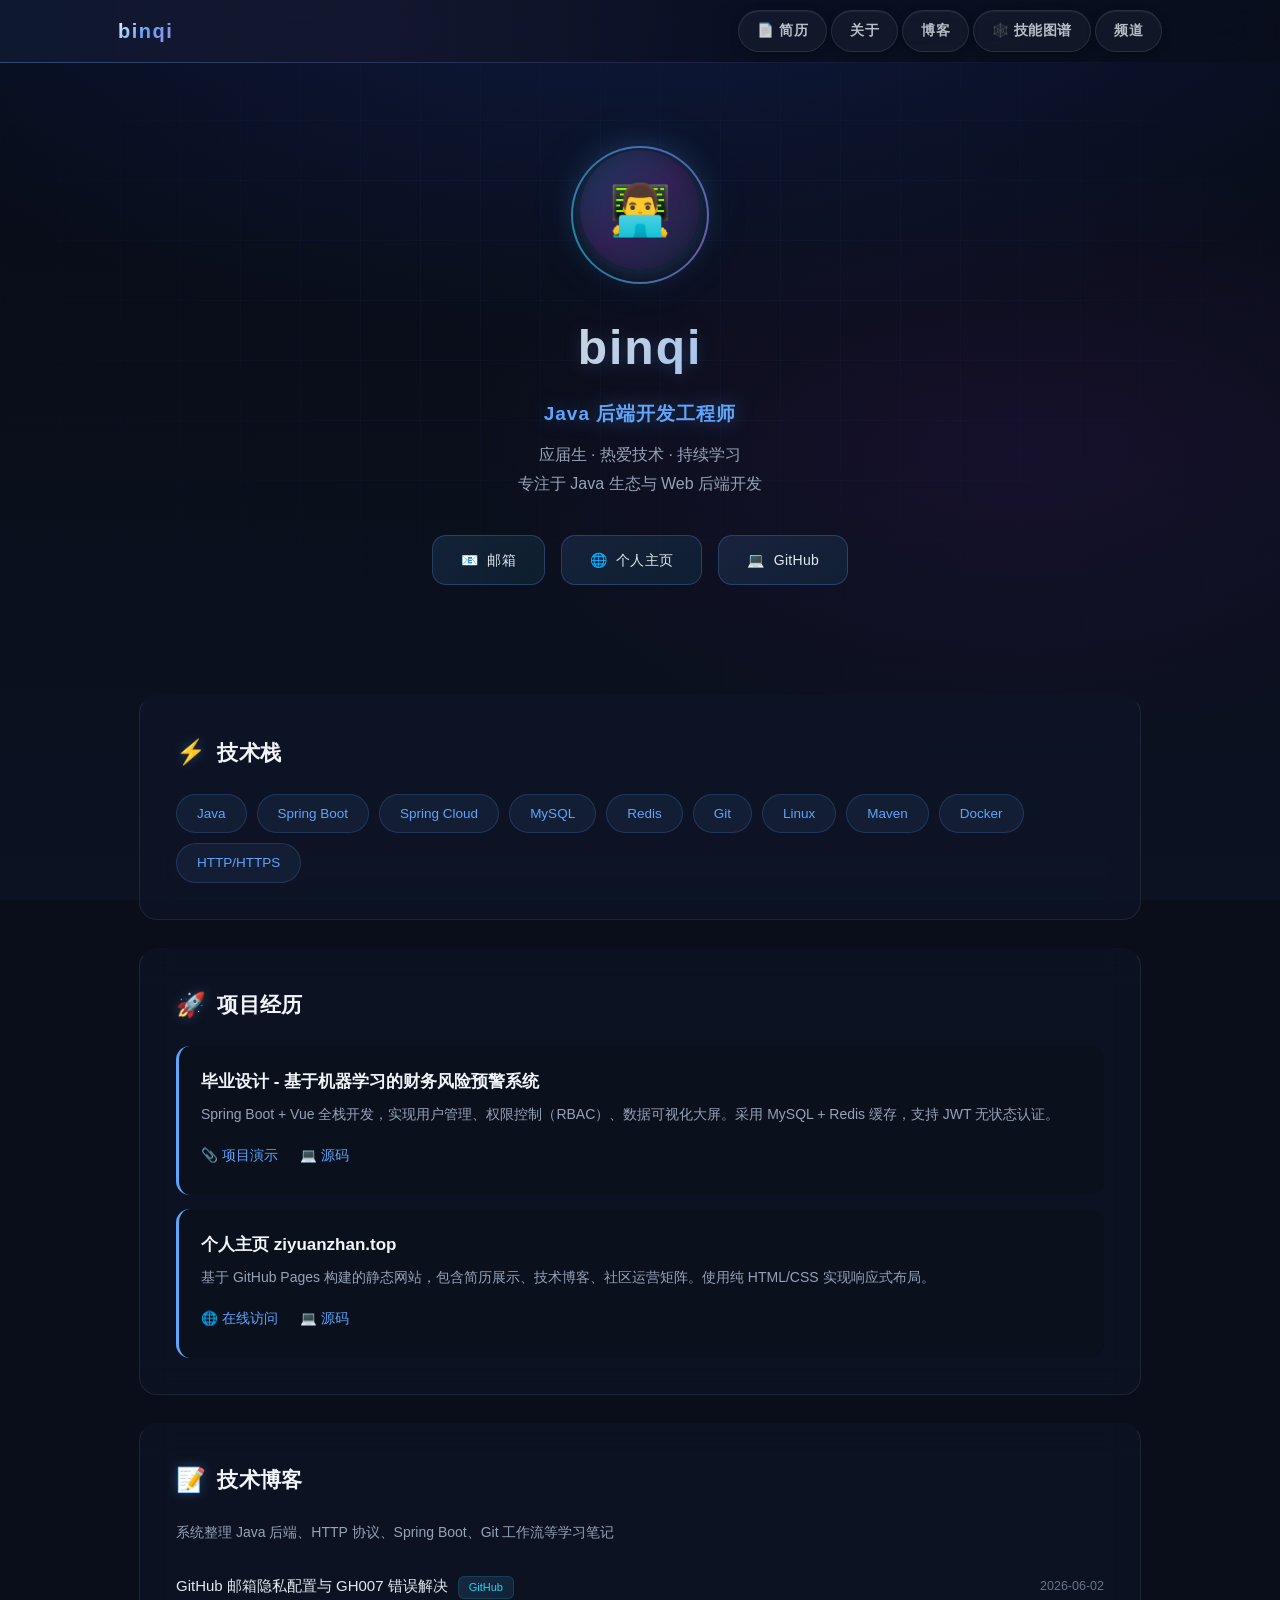
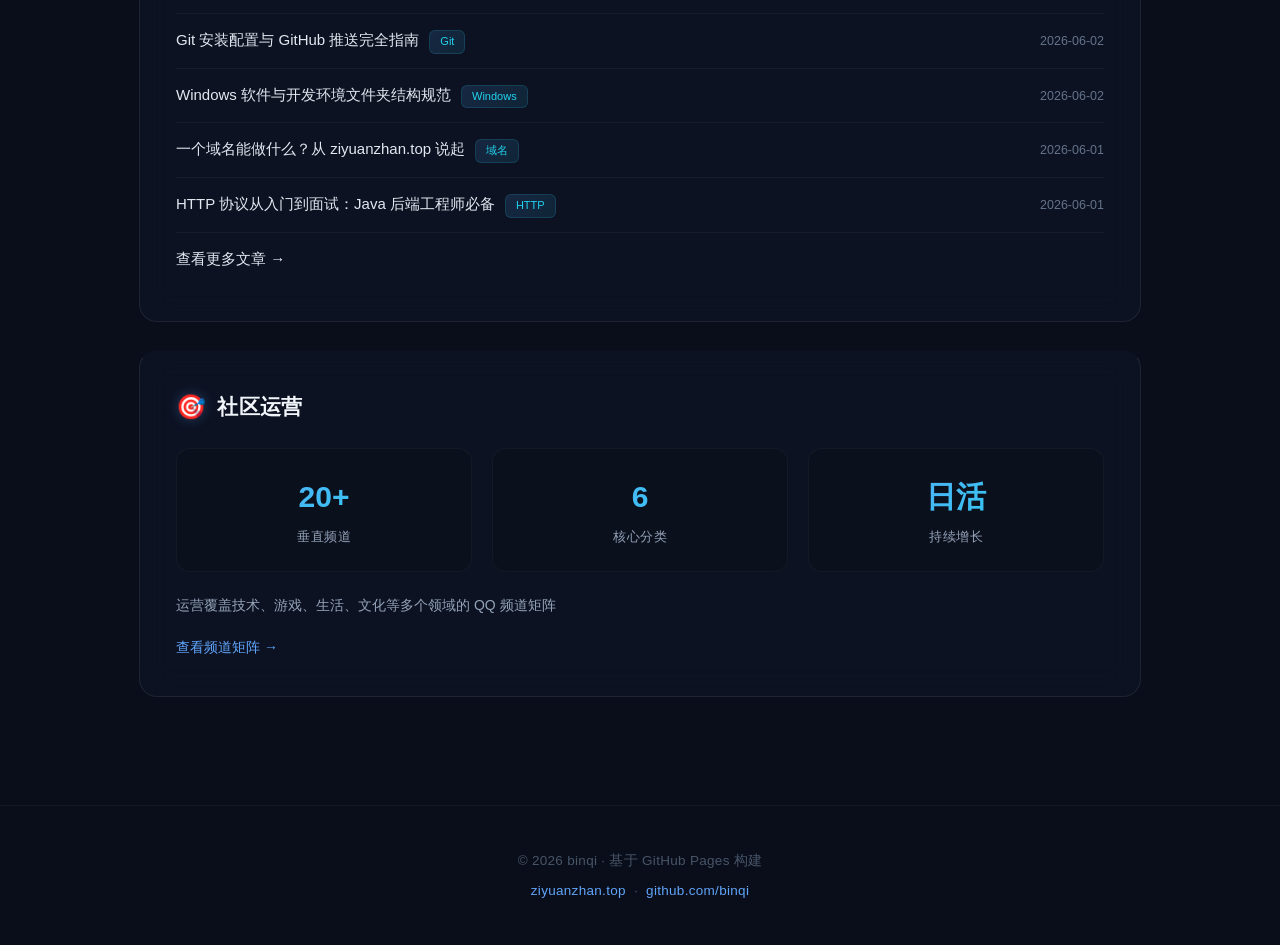
<file: index.html>
<!DOCTYPE html>
<html lang="zh-CN">
<head>
    <meta charset="UTF-8">
    <meta name="viewport" content="width=device-width, initial-scale=1.0">
    <title>liubinqi- Java 开发工程师</title>
    <style>
        :root {
            --accent: #60a5fa;
            --accent-glow: rgba(96,165,250,0.4);
            --accent-dim: rgba(96,165,250,0.12);
            --cyan: #22d3ee;
            --purple: #a78bfa;
            --glass: rgba(15, 23, 42, 0.7);
            --glass-border: rgba(255,255,255,0.08);
            --glass-border-hover: rgba(96,165,250,0.3);
            --ease: cubic-bezier(0.4, 0, 0.2, 1);
            --ease-spring: cubic-bezier(0.34, 1.56, 0.64, 1);
        }
        * { margin: 0; padding: 0; box-sizing: border-box; }

        body {
            font-family: -apple-system, BlinkMacSystemFont, "Segoe UI", Roboto, "Helvetica Neue", Arial, "PingFang SC", "Microsoft YaHei", sans-serif;
            background: #0a0e1a;
            color: #e2e8f0;
            line-height: 1.6;
            min-height: 100vh;
        }

        /* ===== 背景网格 + 渐变 ===== */
        body::before {
            content: '';
            position: fixed; inset: 0;
            background:
                radial-gradient(ellipse 120% 80% at 50% -10%, rgba(30,58,138,0.35) 0%, transparent 60%),
                radial-gradient(ellipse 80% 60% at 80% 50%, rgba(88,28,135,0.15) 0%, transparent 55%),
                linear-gradient(180deg, #070b19 0%, #0a0e1a 40%, #0c1222 100%);
            z-index: -2;
        }
        body::after {
            content: '';
            position: fixed; inset: 0;
            background-image:
                linear-gradient(rgba(96,165,250,0.03) 1px, transparent 1px),
                linear-gradient(90deg, rgba(96,165,250,0.03) 1px, transparent 1px);
            background-size: 60px 60px;
            mask-image: radial-gradient(ellipse 100% 70% at 50% 30%, black 20%, transparent 70%);
            z-index: -1;
            pointer-events: none;
        }

        /* ==================== 导航栏（核心升级）==================== */
        .navbar {
            position: fixed;
            top: 0; left: 0; right: 0;
            z-index: 1000;
            padding: 0;
            background: rgba(10, 14, 26, 0.75);
            backdrop-filter: blur(24px) saturate(1.4);
            -webkit-backdrop-filter: blur(24px) saturate(1.4);
            border-bottom: 1px solid transparent;
            background-image: linear-gradient(to right, rgba(96,165,250,0.08), rgba(167,139,250,0.06), transparent 60%);
            border-image: linear-gradient(to right, rgba(96,165,250,0.35), rgba(167,139,250,0.15), transparent) 1;
        }
        .nav-container {
            max-width: 1100px;
            margin: 0 auto;
            padding: 0 28px;
            display: flex;
            justify-content: space-between;
            align-items: center;
            height: 62px;
        }
        .nav-logo {
            font-size: 20px;
            font-weight: 800;
            color: #fff;
            text-decoration: none;
            letter-spacing: 1.5px;
            text-transform: lowercase;
            position: relative;
            background: linear-gradient(135deg, #fff 0%, var(--accent) 50%, var(--purple) 100%);
            -webkit-background-clip: text;
            -webkit-text-fill-color: transparent;
            background-clip: text;
        }
        .nav-links {
            display: flex;
            align-items: center;
            gap: 4px;
        }
        .nav-links a {
            position: relative;
            color: rgba(255,255,255,0.6);
            text-decoration: none;
            font-size: 13.5px;
            font-weight: 500;
            padding: 8px 16px;
            border-radius: 10px;
            transition: all 0.35s var(--ease);
            letter-spacing: 0.3px;
        }
        .nav-links a::after {
            content: '';
            position: absolute;
            bottom: 4px; left: 50%;
            transform: translateX(-50%) scaleX(0);
            width: 18px;
            height: 2px;
            border-radius: 2px;
            background: linear-gradient(90deg, var(--accent), var(--cyan));
            transition: transform 0.35s var(--ease);
            box-shadow: 0 0 8px var(--accent-glow);
        }
        .nav-links a:hover {
            color: #fff;
            background: rgba(96,165,250,0.1);
            text-shadow: 0 0 16px var(--accent-glow);
        }
        .nav-links a:hover::after {
            transform: translateX(-50%) scaleX(1);
        }

        /* ==================== Hero 区域 ==================== */
        .hero {
            padding: 150px 20px 90px;
            text-align: center;
            position: relative;
            overflow: hidden;
        }

        .hero-content {
            position: relative;
            z-index: 1;
            max-width: 720px;
            margin: 0 auto;
        }

        /* 头像 - 带旋转光环 */
        .avatar-wrapper {
            position: relative;
            width: 130px;
            height: 130px;
            margin: 0 auto 30px;
        }
        .avatar-ring {
            position: absolute; inset: -4px;
            border-radius: 50%;
            background: conic-gradient(from 0deg, var(--accent), var(--purple), var(--cyan), var(--accent));
            opacity: 0.6;
            animation: spin 8s linear infinite;
        }
        .avatar-ring::before {
            content: '';
            position: absolute; inset: 2px;
            border-radius: 50%;
            background: #0a0e1a;
        }
        @keyframes spin { to { transform: rotate(360deg); } }

        .avatar-pulse {
            position: absolute; inset: -14px;
            border-radius: 50%;
            border: 1.5px solid var(--accent);
            opacity: 0;
            animation: avatarPulse 3s ease-out infinite;
        }
        @keyframes avatarPulse {
            0% { transform: scale(0.9); opacity: 0.5; }
            100% { transform: scale(1.4); opacity: 0; }
        }

        .avatar {
            position: relative;
            width: 120px; height: 120px;
            border-radius: 50%;
            background: linear-gradient(135deg, #1e3a5f 0%, #312256 50%, #1a2744 100%);
            margin: 0 auto;
            display: flex; align-items: center; justify-content: center;
            font-size: 50px;
            box-shadow:
                0 0 30px rgba(96,165,250,0.25),
                0 0 60px rgba(96,165,250,0.1),
                inset 0 0 20px rgba(0,0,0,0.3);
            z-index: 1;
        }

        .hero h1 {
            font-size: 48px;
            font-weight: 800;
            margin-bottom: 12px;
            letter-spacing: 2px;
            background: linear-gradient(135deg, #fff 0%, #cbd5e1 40%, var(--accent) 100%);
            -webkit-background-clip: text;
            -webkit-text-fill-color: transparent;
            background-clip: text;
            filter: drop-shadow(0 2px 8px rgba(96,165,250,0.2));
        }
        .hero .subtitle {
            font-size: 19px;
            color: var(--accent);
            margin-bottom: 12px;
            font-weight: 600;
            letter-spacing: 1px;
            text-shadow: 0 0 20px var(--accent-glow);
        }
        .hero .desc {
            color: #94a3b8;
            font-size: 16px;
            margin-bottom: 36px;
            line-height: 1.8;
        }

        /* ===== 社交链接按钮（核心升级）===== */
        .social-links {
            display: flex;
            justify-content: center;
            gap: 16px;
            flex-wrap: wrap;
        }
        .social-links a {
            position: relative;
            display: inline-flex;
            align-items: center;
            gap: 9px;
            padding: 13px 28px;
            background: linear-gradient(135deg, rgba(96,165,250,0.12) 0%, rgba(34,211,238,0.08) 100%);
            border: 1px solid rgba(96,165,250,0.25);
            color: #e2e8f0;
            text-decoration: none;
            border-radius: 14px;
            font-size: 14px;
            font-weight: 500;
            transition: all 0.4s var(--ease);
            overflow: hidden;
            letter-spacing: 0.3px;
        }
        .social-links a::before {
            content: '';
            position: absolute; inset: 0;
            border-radius: 14px;
            background: linear-gradient(135deg, var(--accent), var(--cyan));
            opacity: 0;
            transition: opacity 0.4s var(--ease);
            z-index: 0;
        }
        .social-links a span, .social-links a::slotted(*) {
            position: relative; z-index: 1;
        }
        .social-links a * { position: relative; z-index: 1; }
        .social-links a:hover {
            border-color: var(--accent);
            color: #fff;
            transform: translateY(-3px) scale(1.02);
            box-shadow:
                0 8px 32px rgba(96,165,250,0.3),
                0 0 0 1px rgba(96,165,250,0.15),
                inset 0 1px 0 rgba(255,255,255,0.1);
            text-shadow: 0 0 12px rgba(255,255,255,0.3);
        }
        .social-links a:hover::before { opacity: 0.15; }

        /* 按钮内图标动画 */
        .social-links a:hover .btn-icon {
            animation: btnBounce 0.5s var(--ease-spring);
        }
        @keyframes btnBounce {
            0%,100% { transform: scale(1) translateY(0); }
            40% { transform: scale(1.25) translateY(-4px); }
        }

        /* 主内容区 */
        .main {
            max-width: 1050px;
            margin: 0 auto;
            padding: 20px 24px 80px;
        }

        /* ===== 卡片通用样式（升级）===== */
        .card {
            background: rgba(15, 23, 42, 0.55);
            border: 1px solid var(--glass-border);
            border-top: 2px solid transparent;
            border-radius: 18px;
            padding: 36px;
            margin-bottom: 28px;
            transition: all 0.4s var(--ease);
            backdrop-filter: blur(16px);
            -webkit-backdrop-filter: blur(16px);
            position: relative;
            overflow: hidden;
        }
        .card::before {
            content: '';
            position: absolute; top: 0; left: 24px; right: 24px;
            height: 2px;
            background: linear-gradient(90deg, transparent, var(--accent), var(--cyan), var(--purple), transparent);
            opacity: 0;
            transition: opacity 0.4s var(--ease);
        }
        .card:hover {
            border-color: var(--glass-border-hover);
            transform: translateY(-4px);
            box-shadow:
                0 16px 48px rgba(0,0,0,0.35),
                0 0 0 1px rgba(96,165,250,0.08),
                inset 0 1px 0 rgba(255,255,255,0.04);
        }
        .card:hover::before { opacity: 1; }

        .card-title {
            font-size: 21px;
            font-weight: 700;
            color: #f1f5f9;
            margin-bottom: 22px;
            display: flex;
            align-items: center;
            gap: 11px;
            letter-spacing: 0.3px;
        }
        .card-title .icon {
            font-size: 24px;
            filter: drop-shadow(0 0 6px rgba(96,165,250,0.3));
        }

        /* 技术栈标签（升级）*/
        .tech-grid {
            display: flex;
            flex-wrap: wrap;
            gap: 10px;
        }
        .tech-tag {
            padding: 8px 20px;
            background: rgba(96,165,250,0.07);
            border: 1px solid rgba(96,165,250,0.18);
            border-radius: 999px;
            font-size: 13.5px;
            color: var(--accent);
            font-weight: 500;
            transition: all 0.35s var(--ease);
            cursor: default;
            position: relative;
        }
        .tech-tag:hover {
            background: rgba(96,165,250,0.15);
            border-color: var(--accent);
            box-shadow: 0 0 16px var(--accent-glow);
            transform: translateY(-2px);
            color: #fff;
        }

        /* 项目卡片 */
        .project-item {
            padding: 22px;
            background: rgba(10, 14, 26, 0.5);
            border-radius: 14px;
            margin-bottom: 14px;
            border-left: 3px solid var(--accent);
            transition: all 0.35s var(--ease);
        }
        .project-item:last-child { margin-bottom: 0; }
        .project-item:hover {
            background: rgba(10, 14, 26, 0.75);
            border-left-color: var(--cyan);
            box-shadow: 0 4px 20px rgba(0,0,0,0.2);
            transform: translateX(4px);
        }
        .project-name {
            font-size: 17px;
            font-weight: 650;
            color: #f1f5f9;
            margin-bottom: 8px;
        }
        .project-desc {
            color: #94a3b8;
            font-size: 14px;
            margin-bottom: 14px;
            line-height: 1.65;
        }
        .project-links a {
            display: inline-flex;
            align-items: center;
            gap: 4px;
            color: var(--accent);
            text-decoration: none;
            font-size: 13.5px;
            font-weight: 500;
            margin-right: 18px;
            padding: 5px 0;
            transition: all 0.3s var(--ease);
            border-bottom: 1px solid transparent;
        }
        .project-links a:hover {
            color: var(--cyan);
            border-bottom-color: var(--cyan);
            text-shadow: 0 0 8px rgba(34,211,238,0.4);
        }

        /* 博客列表 */
        .blog-list { list-style: none; }
        .blog-list li {
            padding: 14px 0;
            border-bottom: 1px solid rgba(255,255,255,0.04);
            display: flex;
            justify-content: space-between;
            align-items: center;
            flex-wrap: wrap;
            gap: 8px;
            transition: all 0.3s var(--ease);
        }
        .blog-list li:hover {
            background: rgba(96,165,250,0.04);
            padding-left: 10px;
            padding-right: 10px;
            margin: 0 -10px;
            border-radius: 10px;
            border-bottom-color: transparent;
        }
        .blog-list li:last-child { border-bottom: none; }
        .blog-list a {
            color: #e2e8f0;
            text-decoration: none;
            font-size: 15px;
            transition: all 0.3s var(--ease);
        }
        .blog-list a:hover { color: var(--accent); }
        .blog-date {
            color: #64748b;
            font-size: 12.5px;
            font-weight: 500;
        }
        .blog-tag {
            display: inline-block;
            background: linear-gradient(135deg, rgba(96,165,250,0.15), rgba(34,211,238,0.1));
            padding: 2px 10px;
            border-radius: 6px;
            font-size: 11px;
            color: var(--cyan);
            margin-left: 10px;
            font-weight: 500;
            border: 1px solid rgba(34,211,238,0.15);
        }

        /* 社区运营 */
        .stats-row {
            display: flex;
            gap: 20px;
            margin-bottom: 22px;
            flex-wrap: wrap;
        }
        .stat-box {
            text-align: center;
            padding: 24px 16px;
            background: rgba(10, 14, 26, 0.5);
            border-radius: 14px;
            min-width: 100px;
            flex: 1;
            border: 1px solid rgba(255,255,255,0.04);
            transition: all 0.4s var(--ease);
        }
        .stat-box:hover {
            border-color: rgba(96,165,250,0.2);
            background: rgba(10, 14, 26, 0.75);
            transform: translateY(-3px);
            box-shadow: 0 8px 24px rgba(0,0,0,0.25);
        }
        .stat-box .num {
            font-size: 30px;
            font-weight: 800;
            background: linear-gradient(135deg, var(--accent), var(--cyan));
            -webkit-background-clip: text;
            -webkit-text-fill-color: transparent;
            background-clip: text;
        }
        .stat-box .label {
            font-size: 12.5px;
            color: #94a3b8;
            margin-top: 6px;
            font-weight: 500;
            letter-spacing: 0.5px;
        }

        /* 页脚 */
        .footer {
            text-align: center;
            padding: 44px 20px;
            color: #475569;
            font-size: 13.5px;
            border-top: 1px solid rgba(255,255,255,0.04);
            letter-spacing: 0.3px;
        }
        .footer a {
            color: var(--accent);
            text-decoration: none;
            transition: color 0.3s var(--ease);
        }
        .footer a:hover { color: var(--cyan); }

        /* 响应式 */
        @media (max-width: 640px) {
            .hero h1 { font-size: 32px; letter-spacing: 1px; }
            .hero .subtitle { font-size: 16px; }
            .nav-container { padding: 0 16px; }
            .nav-links a { padding: 6px 10px; font-size: 12.5px; }
            .nav-links a::after { width: 12px; }
            .card { padding: 26px 20px; }
            .stats-row { gap: 12px; }
            .social-links a { padding: 11px 20px; font-size: 13px; }
            .avatar-wrapper { width: 110px; height: 110px; }
            .avatar { width: 100px; height: 100px; font-size: 42px; }
        }
    </style>
<base target="_blank">
<link rel="stylesheet" href="assets/techfx.css">
</head>
<body>
    <!-- 导航栏 -->
    <nav class="navbar">
        <div class="nav-container">
            <a href="#" class="nav-logo">binqi</a>
            <div class="nav-links">
                <a href="resume.html">📄 简历</a>
                <a href="#about">关于</a>
                <a href="blog/index.html">博客</a>
                <a href="skills.html">🕸️ 技能图谱</a>
                <a href="channels.html">频道</a>
            </div>
        </div>
    </nav>

    <!-- Hero 区域 -->
    <section class="hero">
        <div class="hero-content">
            <div class="avatar-wrapper">
                <div class="avatar-ring"></div>
                <div class="avatar-pulse"></div>
                <div class="avatar">👨‍💻</div>
            </div>
            <h1>binqi</h1>
            <p class="subtitle">Java 后端开发工程师</p>
            <p class="desc">应届生 · 热爱技术 · 持续学习<br>专注于 Java 生态与 Web 后端开发</p>
            <div class="social-links">
                <a href="mailto:blackcherry@163.com"><span class="btn-icon">📧</span> 邮箱</a>
                <a href="https://ziyuanzhan.top" target="_blank"><span class="btn-icon">🌐</span> 个人主页</a>
                <a href="https://github.com/binqi" target="_blank"><span class="btn-icon">💻</span> GitHub</a>
            </div>
        </div>
    </section>

    <!-- 主内容 -->
    <div class="main">

        <!-- 技术栈 -->
        <div class="card" id="about">
            <h2 class="card-title"><span class="icon">⚡</span> 技术栈</h2>
            <div class="tech-grid">
                <span class="tech-tag">Java</span>
                <span class="tech-tag">Spring Boot</span>
                <span class="tech-tag">Spring Cloud</span>
                <span class="tech-tag">MySQL</span>
                <span class="tech-tag">Redis</span>
                <span class="tech-tag">Git</span>
                <span class="tech-tag">Linux</span>
                <span class="tech-tag">Maven</span>
                <span class="tech-tag">Docker</span>
                <span class="tech-tag">HTTP/HTTPS</span>
            </div>
        </div>

        <!-- 项目经历 -->
        <div class="card">
            <h2 class="card-title"><span class="icon">🚀</span> 项目经历</h2>
            <div class="project-item">
                <div class="project-name">毕业设计 - 基于机器学习的财务风险预警系统</div>
                <div class="project-desc">Spring Boot + Vue 全栈开发，实现用户管理、权限控制（RBAC）、数据可视化大屏。采用 MySQL + Redis 缓存，支持 JWT 无状态认证。</div>
                <div class="project-links">
                    <a href="#">📎 项目演示</a>
                    <a href="#">💻 源码</a>
                </div>
            </div>
            <div class="project-item">
                <div class="project-name">个人主页 ziyuanzhan.top</div>
                <div class="project-desc">基于 GitHub Pages 构建的静态网站，包含简历展示、技术博客、社区运营矩阵。使用纯 HTML/CSS 实现响应式布局。</div>
                <div class="project-links">
                    <a href="https://ziyuanzhan.top" target="_blank">🌐 在线访问</a>
                    <a href="https://github.com/binqi/ziyuanzhan.github.io" target="_blank">💻 源码</a>
                </div>
            </div>
        </div>

        <!-- 技术博客 -->
        <div class="card">
            <h2 class="card-title"><span class="icon">📝</span> 技术博客</h2>
            <p style="color:#94a3b8; margin-bottom:16px; font-size:14px;">系统整理 Java 后端、HTTP 协议、Spring Boot、Git 工作流等学习笔记</p>
            <ul class="blog-list">
                <li>
                    <a href="blog/05-GitHub邮箱隐私与GH007.html">GitHub 邮箱隐私配置与 GH007 错误解决<span class="blog-tag">GitHub</span></a>
                    <span class="blog-date">2026-06-02</span>
                </li>
                <li>
                    <a href="blog/04-Git安装与GitHub推送.html">Git 安装配置与 GitHub 推送完全指南<span class="blog-tag">Git</span></a>
                    <span class="blog-date">2026-06-02</span>
                </li>
                <li>
                    <a href="blog/03-Windows软件环境规范.html">Windows 软件与开发环境文件夹结构规范<span class="blog-tag">Windows</span></a>
                    <span class="blog-date">2026-06-02</span>
                </li>
                <li>
                    <a href="blog/02-域名能做什么.html">一个域名能做什么？从 ziyuanzhan.top 说起<span class="blog-tag">域名</span></a>
                    <span class="blog-date">2026-06-01</span>
                </li>
                <li>
                    <a href="blog/01-http协议.html">HTTP 协议从入门到面试：Java 后端工程师必备<span class="blog-tag">HTTP</span></a>
                    <span class="blog-date">2026-06-01</span>
                </li>
                <li>
                    <a href="blog/index.html">查看更多文章 →</a>
                </li>
            </ul>
        </div>

        <!-- 社区运营 -->
        <div class="card">
            <h2 class="card-title"><span class="icon">🎯</span> 社区运营</h2>
            <div class="stats-row">
                <div class="stat-box">
                    <div class="num">20+</div>
                    <div class="label">垂直频道</div>
                </div>
                <div class="stat-box">
                    <div class="num">6</div>
                    <div class="label">核心分类</div>
                </div>
                <div class="stat-box">
                    <div class="num">日活</div>
                    <div class="label">持续增长</div>
                </div>
            </div>
            <p style="color:#94a3b8; font-size:14px;">运营覆盖技术、游戏、生活、文化等多个领域的 QQ 频道矩阵</p>
            <p style="margin-top:18px;">
                <a href="channels.html" style="color:var(--accent); text-decoration:none; font-size:14px; font-weight:500; transition:color 0.3s;" onmouseover="this.style.color='var(--cyan)'" onmouseout="this.style.color='var(--accent)'">查看频道矩阵 →</a>
            </p>
        </div>

    </div>

    <!-- 页脚 -->
    <footer class="footer">
        <p>© 2026 binqi · 基于 GitHub Pages 构建</p>
        <p style="margin-top:8px;">
            <a href="https://ziyuanzhan.top">ziyuanzhan.top</a> &nbsp;·&nbsp;
            <a href="https://github.com/binqi">github.com/binqi</a>
        </p>
    </footer>
<script src="assets/bubbles.js"></script>
</body>
</html>
</file>
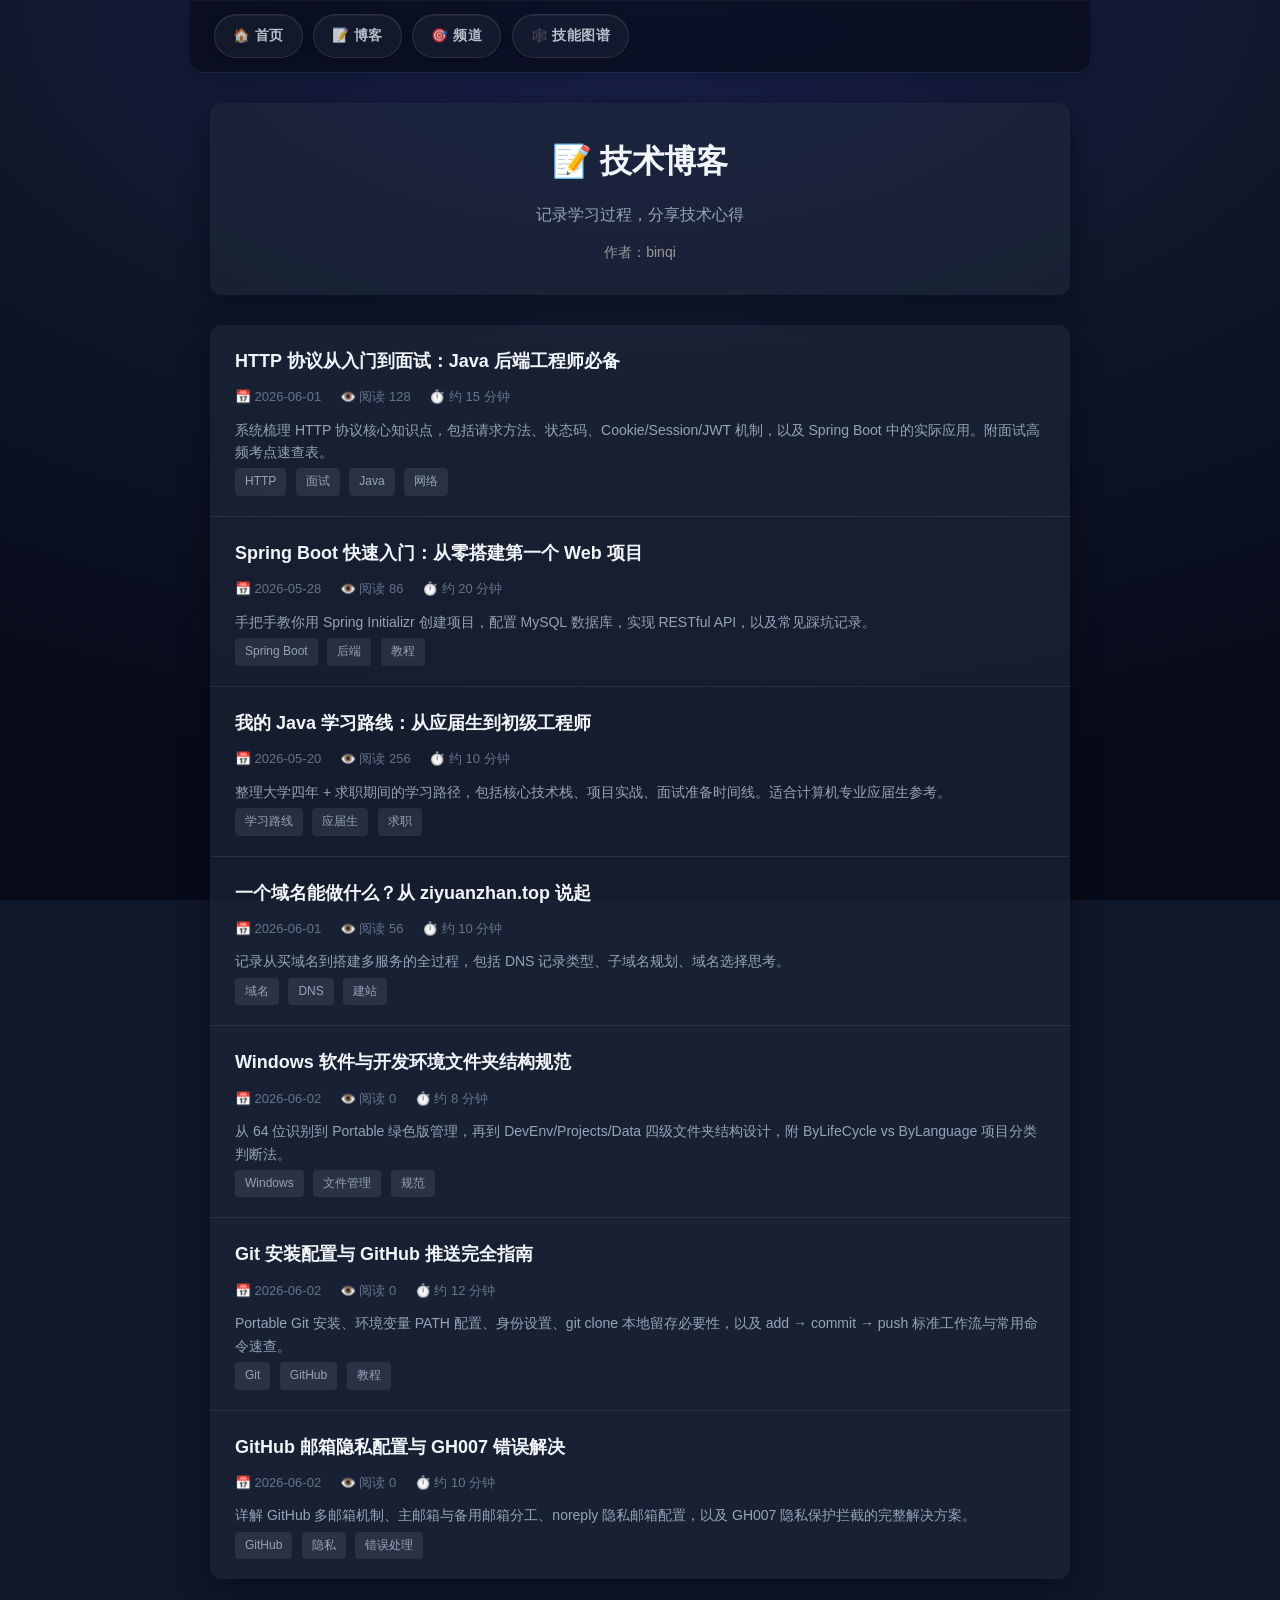
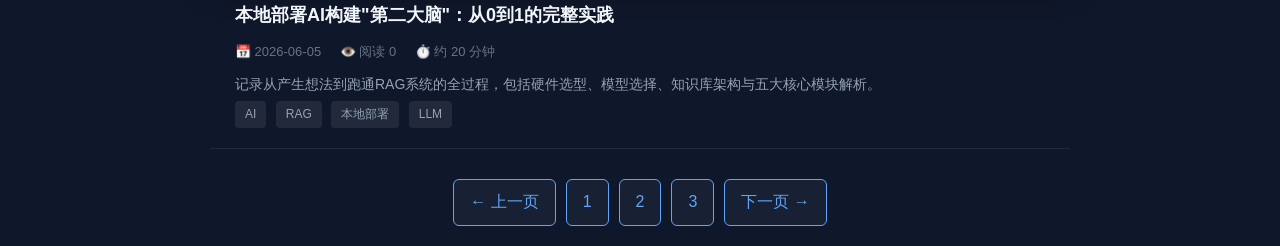
<file: blog/index.html>
<!DOCTYPE html>
<html lang="zh-CN">
<head>
    <meta charset="UTF-8">
    <meta name="viewport" content="width=device-width, initial-scale=1.0">
    <title>技术博客 - binqi</title>
    <style>
        * { margin: 0; padding: 0; box-sizing: border-box; }
        body { 
            font-family: -apple-system, BlinkMacSystemFont, "Segoe UI", Roboto, sans-serif;
            max-width: 900px; 
            margin: 0 auto; 
            padding: 20px;
            line-height: 1.8;
            color: #e2e8f0;
            background: #0f172a;
        }
        /* ===== 导航栏（科技风统一） ===== */
        .nav {
            background: rgba(10,14,26,0.78);
            backdrop-filter: blur(24px) saturate(1.4);
            -webkit-backdrop-filter: blur(24px) saturate(1.4);
            padding: 14px 24px;
            margin: -20px -20px 30px;
            border-radius: 0 0 14px 14px;
            border-bottom: 1px solid rgba(96,165,250,0.15);
            box-shadow: 0 4px 20px rgba(0,0,0,0.25), inset 0 1px 0 rgba(255,255,255,0.04);
        }
        .nav a {
            position: relative;
            color: rgba(255,255,255,0.65);
            text-decoration: none;
            margin-right: 6px;
            font-size: 13.5px;
            font-weight: 500;
            padding: 6px 14px;
            border-radius: 8px;
            transition: all 0.3s cubic-bezier(0.4,0,0.2,1);
            letter-spacing: 0.2px;
        }
        .nav a:hover {
            color: #fff;
            background: rgba(96,165,250,0.1);
            text-shadow: 0 0 12px rgba(96,165,250,0.4);
        }
        .nav a:hover { text-decoration: underline; }

        .header {
            text-align: center;
            padding: 30px;
            background: rgba(30,41,59,0.6);
            border-radius: 12px;
            margin-bottom: 30px;
            box-shadow: 0 8px 30px rgba(0,0,0,0.4);
        }
        .header h1 { color: #f1f5f9; margin-bottom: 10px; }
        .header p { color: #94a3b8; }

        .article-list {
            background: rgba(30,41,59,0.6);
            border-radius: 12px;
            overflow: hidden;
            box-shadow: 0 8px 30px rgba(0,0,0,0.4);
        }
        .article-item {
            padding: 20px 25px;
            border-bottom: 1px solid rgba(255,255,255,0.08);
            transition: background 0.2s;
        }
        .article-item:hover { background: rgba(15,23,42,0.5); }
        .article-item:last-child { border-bottom: none; }

        .article-title {
            font-size: 18px;
            font-weight: 600;
            color: #f1f5f9;
            margin-bottom: 8px;
            text-decoration: none;
            display: block;
        }
        .article-title:hover { color: #60a5fa; }

        .article-meta {
            font-size: 13px;
            color: #64748b;
            margin-bottom: 10px;
        }
        .article-meta span { margin-right: 15px; }

        .article-summary {
            color: #94a3b8;
            font-size: 14px;
            line-height: 1.6;
        }

        .tag {
            display: inline-block;
            background: rgba(255,255,255,0.08);
            padding: 3px 10px;
            margin: 5px 5px 0 0;
            border-radius: 4px;
            font-size: 12px;
            color: #94a3b8;
        }

        .pager {
            display: flex;
            justify-content: center;
            gap: 10px;
            margin-top: 30px;
        }
        .pager a {
            padding: 8px 16px;
            background: rgba(30,41,59,0.6);
            color: #60a5fa;
            text-decoration: none;
            border-radius: 6px;
            border: 1px solid #60a5fa;
        }
        .pager a:hover { background: #60a5fa; color: white; }

    /* ===== 科技风统一增强 ===== */
    body {
        background-image: radial-gradient(ellipse 120% 90% at 50% 0%, #1a2150 0%, #0f172a 45%, #070a18 100%) !important;
        background-attachment: fixed;
        color: #e2e8f0 !important;
    }
    .nav a:hover, .article-title:hover, .toc a:hover, .back-to-list:hover, .pager a:hover { color: #93c5fd !important; }
</style>
<base target="_blank">
<link rel="stylesheet" href="../assets/techfx.css">
</head>
<body>
    <div class="nav">
        <a href="../index.html">🏠 首页</a>
        <a href="index.html">📝 博客</a>
        <a href="../channels.html">🎯 频道</a>
            <a href="../skills.html">🕸️ 技能图谱</a>
    </div>

    <div class="header">
        <h1>📝 技术博客</h1>
        <p>记录学习过程，分享技术心得</p>
        <p style="margin-top:10px; font-size:14px; color:#999;">作者：binqi</p>
    </div>

    <div class="article-list">
        <!-- 文章 1：HTTP协议 -->
        <div class="article-item">
            <a href="01-http协议.html" class="article-title">HTTP 协议从入门到面试：Java 后端工程师必备</a>
            <div class="article-meta">
                <span>📅 2026-06-01</span>
                <span>👁️ 阅读 128</span>
                <span>⏱️ 约 15 分钟</span>
            </div>
            <div class="article-summary">
                系统梳理 HTTP 协议核心知识点，包括请求方法、状态码、Cookie/Session/JWT 机制，以及 Spring Boot 中的实际应用。附面试高频考点速查表。
            </div>
            <div>
                <span class="tag">HTTP</span>
                <span class="tag">面试</span>
                <span class="tag">Java</span>
                <span class="tag">网络</span>
            </div>
        </div>

        <!-- 文章 2：Spring Boot（占位） -->
        <div class="article-item">
            <a href="#" class="article-title">Spring Boot 快速入门：从零搭建第一个 Web 项目</a>
            <div class="article-meta">
                <span>📅 2026-05-28</span>
                <span>👁️ 阅读 86</span>
                <span>⏱️ 约 20 分钟</span>
            </div>
            <div class="article-summary">
                手把手教你用 Spring Initializr 创建项目，配置 MySQL 数据库，实现 RESTful API，以及常见踩坑记录。
            </div>
            <div>
                <span class="tag">Spring Boot</span>
                <span class="tag">后端</span>
                <span class="tag">教程</span>
            </div>
        </div>

        <!-- 文章 3：Java学习路线（占位） -->
        <div class="article-item">
            <a href="#" class="article-title">我的 Java 学习路线：从应届生到初级工程师</a>
            <div class="article-meta">
                <span>📅 2026-05-20</span>
                <span>👁️ 阅读 256</span>
                <span>⏱️ 约 10 分钟</span>
            </div>
            <div class="article-summary">
                整理大学四年 + 求职期间的学习路径，包括核心技术栈、项目实战、面试准备时间线。适合计算机专业应届生参考。
            </div>
            <div>
                <span class="tag">学习路线</span>
                <span class="tag">应届生</span>
                <span class="tag">求职</span>
            </div>
        </div>

        <!-- 文章 4：域名 -->
        <div class="article-item">
            <a href="02-域名能做什么.html" class="article-title">一个域名能做什么？从 ziyuanzhan.top 说起</a>
            <div class="article-meta">
                <span>📅 2026-06-01</span>
                <span>👁️ 阅读 56</span>
                <span>⏱️ 约 10 分钟</span>
            </div>
            <div class="article-summary">
                记录从买域名到搭建多服务的全过程，包括 DNS 记录类型、子域名规划、域名选择思考。
            </div>
            <div>
                <span class="tag">域名</span>
                <span class="tag">DNS</span>
                <span class="tag">建站</span>
            </div>
        </div>

        <!-- 文章 5：Windows文件夹结构（新增） -->
        <div class="article-item">
            <a href="03-Windows软件环境规范.html" class="article-title">Windows 软件与开发环境文件夹结构规范</a>
            <div class="article-meta">
                <span>📅 2026-06-02</span>
                <span>👁️ 阅读 0</span>
                <span>⏱️ 约 8 分钟</span>
            </div>
            <div class="article-summary">
                从 64 位识别到 Portable 绿色版管理，再到 DevEnv/Projects/Data 四级文件夹结构设计，附 ByLifeCycle vs ByLanguage 项目分类判断法。
            </div>
            <div>
                <span class="tag">Windows</span>
                <span class="tag">文件管理</span>
                <span class="tag">规范</span>
            </div>
        </div>

        <!-- 文章 6：Git安装与推送（新增） -->
        <div class="article-item">
            <a href="04-Git安装与GitHub推送.html" class="article-title">Git 安装配置与 GitHub 推送完全指南</a>
            <div class="article-meta">
                <span>📅 2026-06-02</span>
                <span>👁️ 阅读 0</span>
                <span>⏱️ 约 12 分钟</span>
            </div>
            <div class="article-summary">
                Portable Git 安装、环境变量 PATH 配置、身份设置、git clone 本地留存必要性，以及 add → commit → push 标准工作流与常用命令速查。
            </div>
            <div>
                <span class="tag">Git</span>
                <span class="tag">GitHub</span>
                <span class="tag">教程</span>
            </div>
        </div>

        <!-- 文章 7：GitHub邮箱隐私（新增） -->
        <div class="article-item">
            <a href="05-GitHub邮箱隐私与GH007.html" class="article-title">GitHub 邮箱隐私配置与 GH007 错误解决</a>
            <div class="article-meta">
                <span>📅 2026-06-02</span>
                <span>👁️ 阅读 0</span>
                <span>⏱️ 约 10 分钟</span>
            </div>
            <div class="article-summary">
                详解 GitHub 多邮箱机制、主邮箱与备用邮箱分工、noreply 隐私邮箱配置，以及 GH007 隐私保护拦截的完整解决方案。
            </div>
            <div>
                <span class="tag">GitHub</span>
                <span class="tag">隐私</span>
                <span class="tag">错误处理</span>
            </div>
        </div>
    </div>

      <!-- 文章 8：本地部署AI构建第二大脑（新增） -->
        <div class="article-item">
            <a href="07-本地部署AI构建第二大脑.html" class="article-title">本地部署AI构建"第二大脑"：从0到1的完整实践</a>
            <div class="article-meta">
                <span>📅 2026-06-05</span>
                <span>👁️ 阅读 0</span>
                <span>⏱️ 约 20 分钟</span>
            </div>
            <div class="article-summary">
                记录从产生想法到跑通RAG系统的全过程，包括硬件选型、模型选择、知识库架构与五大核心模块解析。
            </div>
            <div>
                <span class="tag">AI</span>
                <span class="tag">RAG</span>
                <span class="tag">本地部署</span>
                <span class="tag">LLM</span>
            </div>
        </div>
    </div>

    <div class="pager">
        <a href="#">← 上一页</a>
        <a href="#">1</a>
        <a href="#">2</a>
        <a href="#">3</a>
        <a href="#">下一页 →</a>
    </div>
<script src="../assets/bubbles.js"></script>
</body>
</html>
</file>
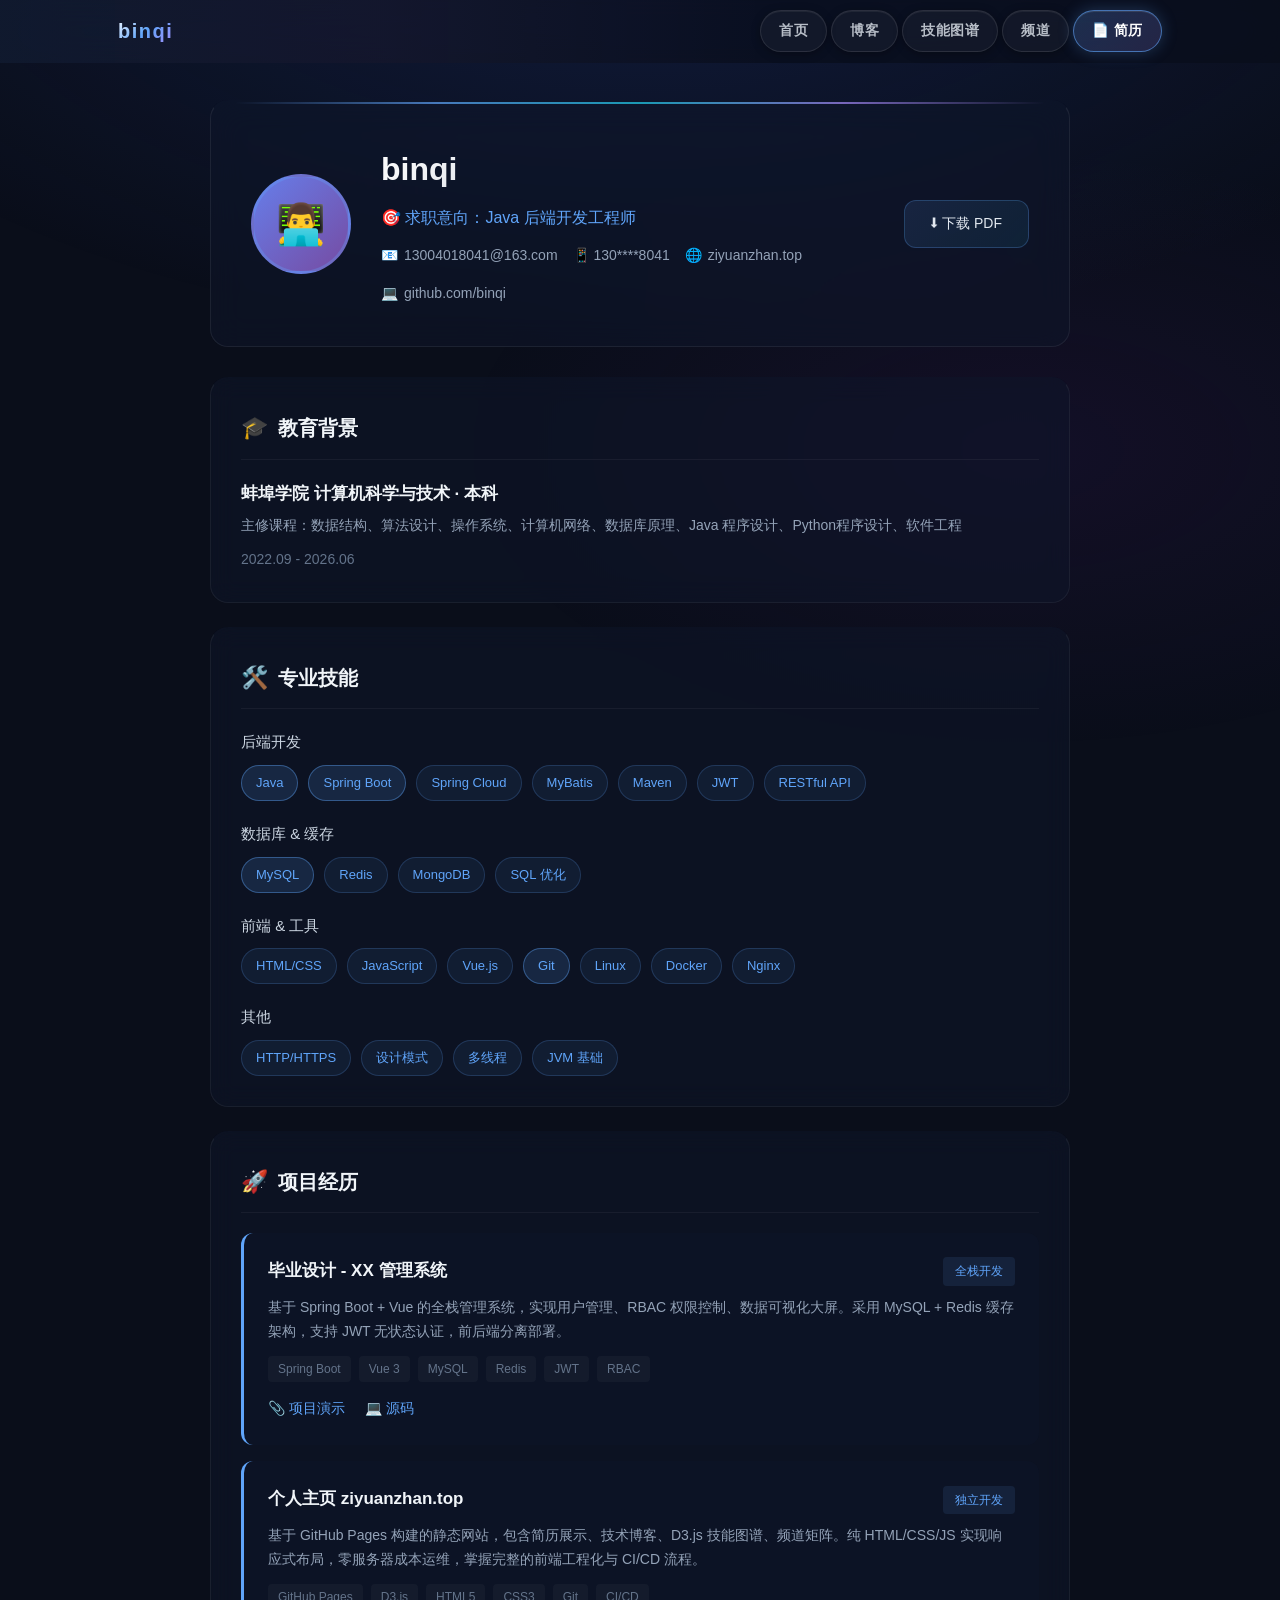
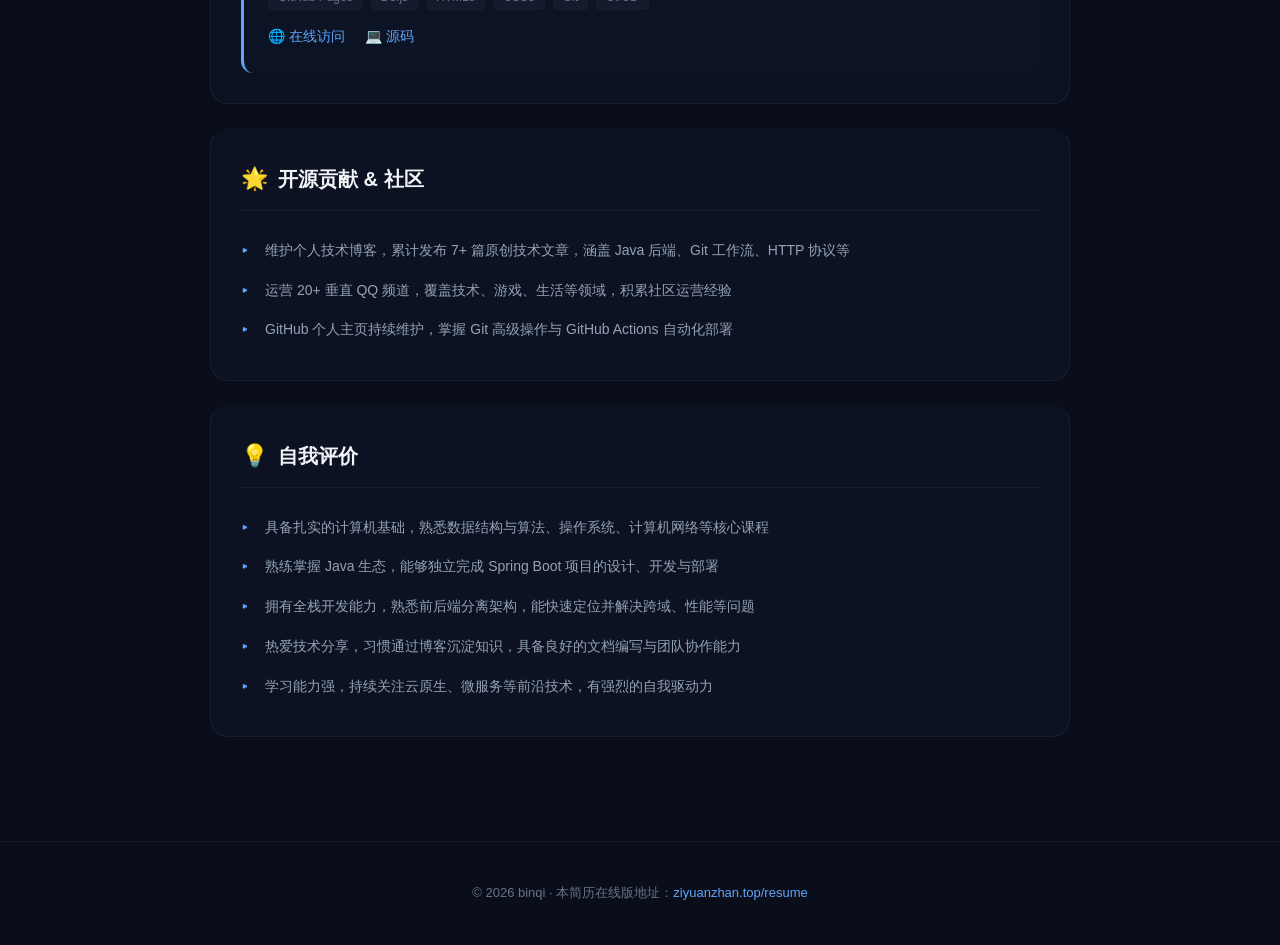
<file: resume.html>
<!DOCTYPE html>
<html lang="zh-CN">
<head>
    <meta charset="UTF-8">
    <meta name="viewport" content="width=device-width, initial-scale=1.0">
    <title>binqi - 个人简历</title>
    <style>
        * { margin: 0; padding: 0; box-sizing: border-box; }

        body {
            font-family: -apple-system, BlinkMacSystemFont, "Segoe UI", Roboto, "Helvetica Neue", Arial, "PingFang SC", "Microsoft YaHei", sans-serif;
            background: #0a0e1a;
            color: #e2e8f0;
            line-height: 1.7;
        }
        body::before {
            content: '';
            position: fixed; inset: 0;
            background:
                radial-gradient(ellipse 120% 80% at 50% -10%, rgba(30,58,138,0.3) 0%, transparent 60%),
                radial-gradient(ellipse 80% 60% at 80% 50%, rgba(88,28,135,0.12) 0%, transparent 55%);
            z-index: -1;
            pointer-events: none;
        }

        /* 导航栏（升级） */
        .navbar {
            position: fixed;
            top: 0; left: 0; right: 0;
            z-index: 1000;
            padding: 0;
            background: rgba(10, 14, 26, 0.75);
            backdrop-filter: blur(24px) saturate(1.4);
            -webkit-backdrop-filter: blur(24px) saturate(1.4);
            border-bottom: 1px solid transparent;
            background-image: linear-gradient(to right, rgba(96,165,250,0.08), rgba(167,139,250,0.06), transparent 60%);
        }
        .nav-container {
            max-width: 1100px;
            margin: 0 auto;
            padding: 0 28px;
            display: flex;
            justify-content: space-between;
            align-items: center;
            height: 62px;
        }
        .nav-logo {
            font-size: 20px;
            font-weight: 800;
            text-decoration: none;
            letter-spacing: 1.5px;
            text-transform: lowercase;
            background: linear-gradient(135deg, #fff 0%, #60a5fa 50%, #a78bfa 100%);
            -webkit-background-clip: text;
            -webkit-text-fill-color: transparent;
            background-clip: text;
        }
        .nav-links {
            display: flex;
            align-items: center;
            gap: 4px;
        }
        .nav-links a {
            position: relative;
            color: rgba(255,255,255,0.6);
            text-decoration: none;
            font-size: 13.5px;
            font-weight: 500;
            padding: 8px 16px;
            border-radius: 10px;
            transition: all 0.35s cubic-bezier(0.4, 0, 0.2, 1);
            letter-spacing: 0.3px;
        }
        .nav-links a::after {
            content: '';
            position: absolute; bottom: 4px; left: 50%; transform: translateX(-50%) scaleX(0);
            width: 18px; height: 2px; border-radius: 2px;
            background: linear-gradient(90deg, #60a5fa, #22d3ee);
            transition: transform 0.35s cubic-bezier(0.4, 0, 0.2, 1);
            box-shadow: 0 0 8px rgba(96,165,250,0.4);
        }
        .nav-links a:hover { color: #fff; background: rgba(96,165,250,0.1); text-shadow: 0 0 16px rgba(96,165,250,0.45); }
        .nav-links a:hover::after { transform: translateX(-50%) scaleX(1); }
        .nav-links a.active { color: #fff; }

        /* 主容器 */
        .container {
            max-width: 900px;
            margin: 0 auto;
            padding: 100px 20px 60px;
        }

        /* 头部信息卡（升级） */
        .header-card {
            background: rgba(15, 23, 42, 0.55);
            border: 1px solid rgba(255,255,255,0.07);
            border-top: 2px solid transparent;
            border-radius: 18px;
            padding: 40px;
            margin-bottom: 30px;
            position: relative;
            overflow: hidden;
            backdrop-filter: blur(16px);
            -webkit-backdrop-filter: blur(16px);
            transition: all 0.4s cubic-bezier(0.4, 0, 0.2, 1);
        }
        .header-card::before {
            content: '';
            position: absolute; top: 0; left: 24px; right: 24px; height: 2px;
            background: linear-gradient(90deg, transparent, #60a5fa, #22d3ee, #a78bfa, transparent);
            opacity: 0.7;
        }

        .header-content {
            display: flex;
            gap: 30px;
            align-items: center;
            position: relative;
            z-index: 1;
            flex-wrap: wrap;
        }

        .avatar {
            width: 100px;
            height: 100px;
            border-radius: 50%;
            background: linear-gradient(135deg, #667eea 0%, #764ba2 100%);
            display: flex;
            align-items: center;
            justify-content: center;
            font-size: 40px;
            border: 3px solid rgba(96,165,250,0.3);
            flex-shrink: 0;
        }

        .header-info { flex: 1; min-width: 250px; }
        .header-info h1 {
            font-size: 32px;
            font-weight: 700;
            margin-bottom: 8px;
            background: linear-gradient(135deg, #fff 0%, #94a3b8 100%);
            -webkit-background-clip: text;
            -webkit-text-fill-color: transparent;
        }
        .header-info .target {
            color: #60a5fa;
            font-size: 16px;
            font-weight: 500;
            margin-bottom: 12px;
        }
        .header-info .contact {
            display: flex;
            flex-wrap: wrap;
            gap: 15px;
            font-size: 14px;
            color: #94a3b8;
        }
        .header-info .contact span {
            display: inline-flex;
            align-items: center;
            gap: 6px;
        }
        .header-info .contact a {
            color: #94a3b8;
            text-decoration: none;
            transition: color 0.3s;
        }
        .header-info .contact a:hover { color: #60a5fa; }

        .download-btn {
            display: inline-flex;
            align-items: center;
            gap: 8px;
            padding: 11px 26px;
            background: linear-gradient(135deg, rgba(96,165,250,0.12) 0%, rgba(34,211,238,0.08) 100%);
            border: 1px solid rgba(96,165,250,0.25);
            color: #e2e8f0;
            text-decoration: none;
            border-radius: 12px;
            font-size: 14px;
            font-weight: 500;
            transition: all 0.4s cubic-bezier(0.4, 0, 0.2, 1);
            white-space: nowrap;
        }
        .download-btn:hover {
            border-color: #60a5fa;
            color: #fff;
            transform: translateY(-3px);
            box-shadow:
                0 8px 28px rgba(96,165,250,0.25),
                0 0 0 1px rgba(96,165,250,0.12),
                inset 0 1px 0 rgba(255,255,255,0.1);
            text-shadow: 0 0 10px rgba(255,255,255,0.2);
        }

        /* 通用卡片（升级） */
        .section-card {
            background: rgba(15, 23, 42, 0.5);
            border: 1px solid rgba(255,255,255,0.06);
            border-top: 2px solid transparent;
            border-radius: 18px;
            padding: 30px;
            margin-bottom: 24px;
            transition: all 0.4s cubic-bezier(0.4, 0, 0.2, 1);
            backdrop-filter: blur(12px);
            -webkit-backdrop-filter: blur(12px);
        }
        .section-card:hover {
            border-color: rgba(96,165,250,0.2);
            transform: translateY(-3px);
            box-shadow:
                0 14px 40px rgba(0,0,0,0.3),
                0 0 0 1px rgba(96,165,250,0.06),
                inset 0 1px 0 rgba(255,255,255,0.03);
        }

        .section-title {
            font-size: 20px;
            font-weight: 600;
            color: #f1f5f9;
            margin-bottom: 20px;
            display: flex;
            align-items: center;
            gap: 10px;
            padding-bottom: 12px;
            border-bottom: 1px solid rgba(255,255,255,0.05);
        }
        .section-title .icon { font-size: 22px; }

        /* 教育背景 */
        .edu-item {
            display: flex;
            justify-content: space-between;
            align-items: flex-start;
            flex-wrap: wrap;
            gap: 10px;
        }
        .edu-main h3 {
            font-size: 17px;
            color: #f1f5f9;
            margin-bottom: 6px;
        }
        .edu-main p {
            color: #94a3b8;
            font-size: 14px;
        }
        .edu-time {
            color: #64748b;
            font-size: 14px;
            white-space: nowrap;
        }

        /* 技能标签 */
        .skill-category {
            margin-bottom: 20px;
        }
        .skill-category:last-child { margin-bottom: 0; }
        .skill-category h4 {
            font-size: 15px;
            color: #cbd5e1;
            margin-bottom: 10px;
            font-weight: 500;
        }
        .skill-tags {
            display: flex;
            flex-wrap: wrap;
            gap: 10px;
        }
        .skill-tag {
            padding: 6px 14px;
            background: rgba(96,165,250,0.08);
            border: 1px solid rgba(96,165,250,0.2);
            border-radius: 20px;
            font-size: 13px;
            color: #60a5fa;
        }
        .skill-tag.highlight {
            background: rgba(96,165,250,0.15);
            border-color: rgba(96,165,250,0.4);
            font-weight: 500;
        }

        /* 项目经历 */
        .project-card {
            background: rgba(15, 23, 42, 0.5);
            border-radius: 12px;
            padding: 24px;
            margin-bottom: 16px;
            border-left: 3px solid #60a5fa;
        }
        .project-card:last-child { margin-bottom: 0; }
        .project-header {
            display: flex;
            justify-content: space-between;
            align-items: center;
            flex-wrap: wrap;
            gap: 10px;
            margin-bottom: 10px;
        }
        .project-header h3 {
            font-size: 17px;
            color: #f1f5f9;
        }
        .project-tag {
            padding: 4px 12px;
            background: rgba(96,165,250,0.1);
            border-radius: 4px;
            font-size: 12px;
            color: #60a5fa;
        }
        .project-desc {
            color: #94a3b8;
            font-size: 14px;
            margin-bottom: 12px;
            line-height: 1.7;
        }
        .project-tech {
            display: flex;
            flex-wrap: wrap;
            gap: 8px;
            margin-bottom: 12px;
        }
        .project-tech span {
            font-size: 12px;
            color: #64748b;
            background: rgba(255,255,255,0.03);
            padding: 3px 10px;
            border-radius: 4px;
        }
        .project-links a {
            color: #60a5fa;
            text-decoration: none;
            font-size: 14px;
            margin-right: 16px;
            transition: color 0.3s;
        }
        .project-links a:hover { color: #93c5fd; }

        /* 列表样式 */
        .feature-list {
            list-style: none;
            padding: 0;
        }
        .feature-list li {
            padding: 8px 0;
            padding-left: 24px;
            position: relative;
            color: #94a3b8;
            font-size: 14px;
        }
        .feature-list li::before {
            content: '▸';
            position: absolute;
            left: 0;
            color: #60a5fa;
            font-weight: bold;
        }

        /* 页脚 */
        .footer {
            text-align: center;
            padding: 40px 20px;
            color: #64748b;
            font-size: 13px;
            border-top: 1px solid rgba(255,255,255,0.05);
            margin-top: 20px;
        }

        /* 响应式 */
        @media (max-width: 640px) {
            .container { padding-top: 90px; }
            .header-card { padding: 28px 24px; }
            .header-info h1 { font-size: 24px; }
            .section-card { padding: 24px; }
            .project-header { flex-direction: column; align-items: flex-start; }
            .nav-links a { margin-left: 16px; font-size: 13px; }
        }

        @media print {
            body { background: #fff; color: #333; }
            .navbar { display: none; }
            .container { padding-top: 20px; }
            .section-card { border: 1px solid #ddd; background: #fff; }
            .header-card { border: 1px solid #ddd; }
        }
    </style>
<base target="_blank">
<link rel="stylesheet" href="assets/techfx.css">
</head>
<body>
    <!-- 导航栏 -->
    <nav class="navbar">
        <div class="nav-container">
            <a href="index.html" class="nav-logo">binqi</a>
            <div class="nav-links">
                <a href="index.html">首页</a>
                <a href="blog/index.html">博客</a>
                <a href="skills.html">技能图谱</a>
                <a href="channels.html">频道</a>
                <a href="resume.html" class="active">📄 简历</a>
            </div>
        </div>
    </nav>

    <div class="container">
        <!-- 头部信息 -->
        <div class="header-card">
            <div class="header-content">
                <div class="avatar">👨‍💻</div>
                <div class="header-info">
                    <h1>binqi</h1>
                    <div class="target">🎯 求职意向：Java 后端开发工程师</div>
                    <div class="contact">
                        <span>📧 <a href="mailto:13004018041@163.com">13004018041@163.com</a></span>
                        <span>📱 130****8041</span>
                        <span>🌐 <a href="https://ziyuanzhan.top" target="_blank">ziyuanzhan.top</a></span>
                        <span>💻 <a href="https://github.com/binqi" target="_blank">github.com/binqi</a></span>
                    </div>
                </div>
                <a href="#" class="download-btn" onclick="alert('PDF 生成中，请稍后...'); return false;">⬇ 下载 PDF</a>
            </div>
        </div>

        <!-- 教育背景 -->
        <div class="section-card">
            <h2 class="section-title"><span class="icon">🎓</span> 教育背景</h2>
            <div class="edu-item">
                <div class="edu-main">
                    <h3>蚌埠学院  计算机科学与技术 · 本科</h3>
                    <p>主修课程：数据结构、算法设计、操作系统、计算机网络、数据库原理、Java 程序设计、Python程序设计、软件工程</p>
                </div>
                <div class="edu-time">2022.09 - 2026.06</div>
            </div>
        </div>

        <!-- 专业技能 -->
        <div class="section-card">
            <h2 class="section-title"><span class="icon">🛠️</span> 专业技能</h2>

            <div class="skill-category">
                <h4>后端开发</h4>
                <div class="skill-tags">
                    <span class="skill-tag highlight">Java</span>
                    <span class="skill-tag highlight">Spring Boot</span>
                    <span class="skill-tag">Spring Cloud</span>
                    <span class="skill-tag">MyBatis</span>
                    <span class="skill-tag">Maven</span>
                    <span class="skill-tag">JWT</span>
                    <span class="skill-tag">RESTful API</span>
                </div>
            </div>

            <div class="skill-category">
                <h4>数据库 & 缓存</h4>
                <div class="skill-tags">
                    <span class="skill-tag highlight">MySQL</span>
                    <span class="skill-tag">Redis</span>
                    <span class="skill-tag">MongoDB</span>
                    <span class="skill-tag">SQL 优化</span>
                </div>
            </div>

            <div class="skill-category">
                <h4>前端 & 工具</h4>
                <div class="skill-tags">
                    <span class="skill-tag">HTML/CSS</span>
                    <span class="skill-tag">JavaScript</span>
                    <span class="skill-tag">Vue.js</span>
                    <span class="skill-tag highlight">Git</span>
                    <span class="skill-tag">Linux</span>
                    <span class="skill-tag">Docker</span>
                    <span class="skill-tag">Nginx</span>
                </div>
            </div>

            <div class="skill-category">
                <h4>其他</h4>
                <div class="skill-tags">
                    <span class="skill-tag">HTTP/HTTPS</span>
                    <span class="skill-tag">设计模式</span>
                    <span class="skill-tag">多线程</span>
                    <span class="skill-tag">JVM 基础</span>
                </div>
            </div>
        </div>

        <!-- 项目经历 -->
        <div class="section-card">
            <h2 class="section-title"><span class="icon">🚀</span> 项目经历</h2>

            <div class="project-card">
                <div class="project-header">
                    <h3>毕业设计 - XX 管理系统</h3>
                    <span class="project-tag">全栈开发</span>
                </div>
                <div class="project-desc">
                    基于 Spring Boot + Vue 的全栈管理系统，实现用户管理、RBAC 权限控制、数据可视化大屏。采用 MySQL + Redis 缓存架构，支持 JWT 无状态认证，前后端分离部署。
                </div>
                <div class="project-tech">
                    <span>Spring Boot</span>
                    <span>Vue 3</span>
                    <span>MySQL</span>
                    <span>Redis</span>
                    <span>JWT</span>
                    <span>RBAC</span>
                </div>
                <div class="project-links">
                    <a href="#">📎 项目演示</a>
                    <a href="#">💻 源码</a>
                </div>
            </div>

            <div class="project-card">
                <div class="project-header">
                    <h3>个人主页 ziyuanzhan.top</h3>
                    <span class="project-tag">独立开发</span>
                </div>
                <div class="project-desc">
                    基于 GitHub Pages 构建的静态网站，包含简历展示、技术博客、D3.js 技能图谱、频道矩阵。纯 HTML/CSS/JS 实现响应式布局，零服务器成本运维，掌握完整的前端工程化与 CI/CD 流程。
                </div>
                <div class="project-tech">
                    <span>GitHub Pages</span>
                    <span>D3.js</span>
                    <span>HTML5</span>
                    <span>CSS3</span>
                    <span>Git</span>
                    <span>CI/CD</span>
                </div>
                <div class="project-links">
                    <a href="https://ziyuanzhan.top" target="_blank">🌐 在线访问</a>
                    <a href="https://github.com/binqi/ziyuanzhan.github.io" target="_blank">💻 源码</a>
                </div>
            </div>
        </div>

        <!-- 开源 & 社区 -->
        <div class="section-card">
            <h2 class="section-title"><span class="icon">🌟</span> 开源贡献 & 社区</h2>
            <ul class="feature-list">
                <li>维护个人技术博客，累计发布 7+ 篇原创技术文章，涵盖 Java 后端、Git 工作流、HTTP 协议等</li>
                <li>运营 20+ 垂直 QQ 频道，覆盖技术、游戏、生活等领域，积累社区运营经验</li>
                <li>GitHub 个人主页持续维护，掌握 Git 高级操作与 GitHub Actions 自动化部署</li>
            </ul>
        </div>

        <!-- 自我评价 -->
        <div class="section-card">
            <h2 class="section-title"><span class="icon">💡</span> 自我评价</h2>
            <ul class="feature-list">
                <li>具备扎实的计算机基础，熟悉数据结构与算法、操作系统、计算机网络等核心课程</li>
                <li>熟练掌握 Java 生态，能够独立完成 Spring Boot 项目的设计、开发与部署</li>
                <li>拥有全栈开发能力，熟悉前后端分离架构，能快速定位并解决跨域、性能等问题</li>
                <li>热爱技术分享，习惯通过博客沉淀知识，具备良好的文档编写与团队协作能力</li>
                <li>学习能力强，持续关注云原生、微服务等前沿技术，有强烈的自我驱动力</li>
            </ul>
        </div>
    </div>

    <!-- 页脚 -->
    <footer class="footer">
        <p>© 2026 binqi · 本简历在线版地址：<a href="https://ziyuanzhan.top/resume.html" style="color:#60a5fa; text-decoration:none;">ziyuanzhan.top/resume</a></p>
    </footer>
<script src="assets/bubbles.js"></script>
</body>
</html>
</file>
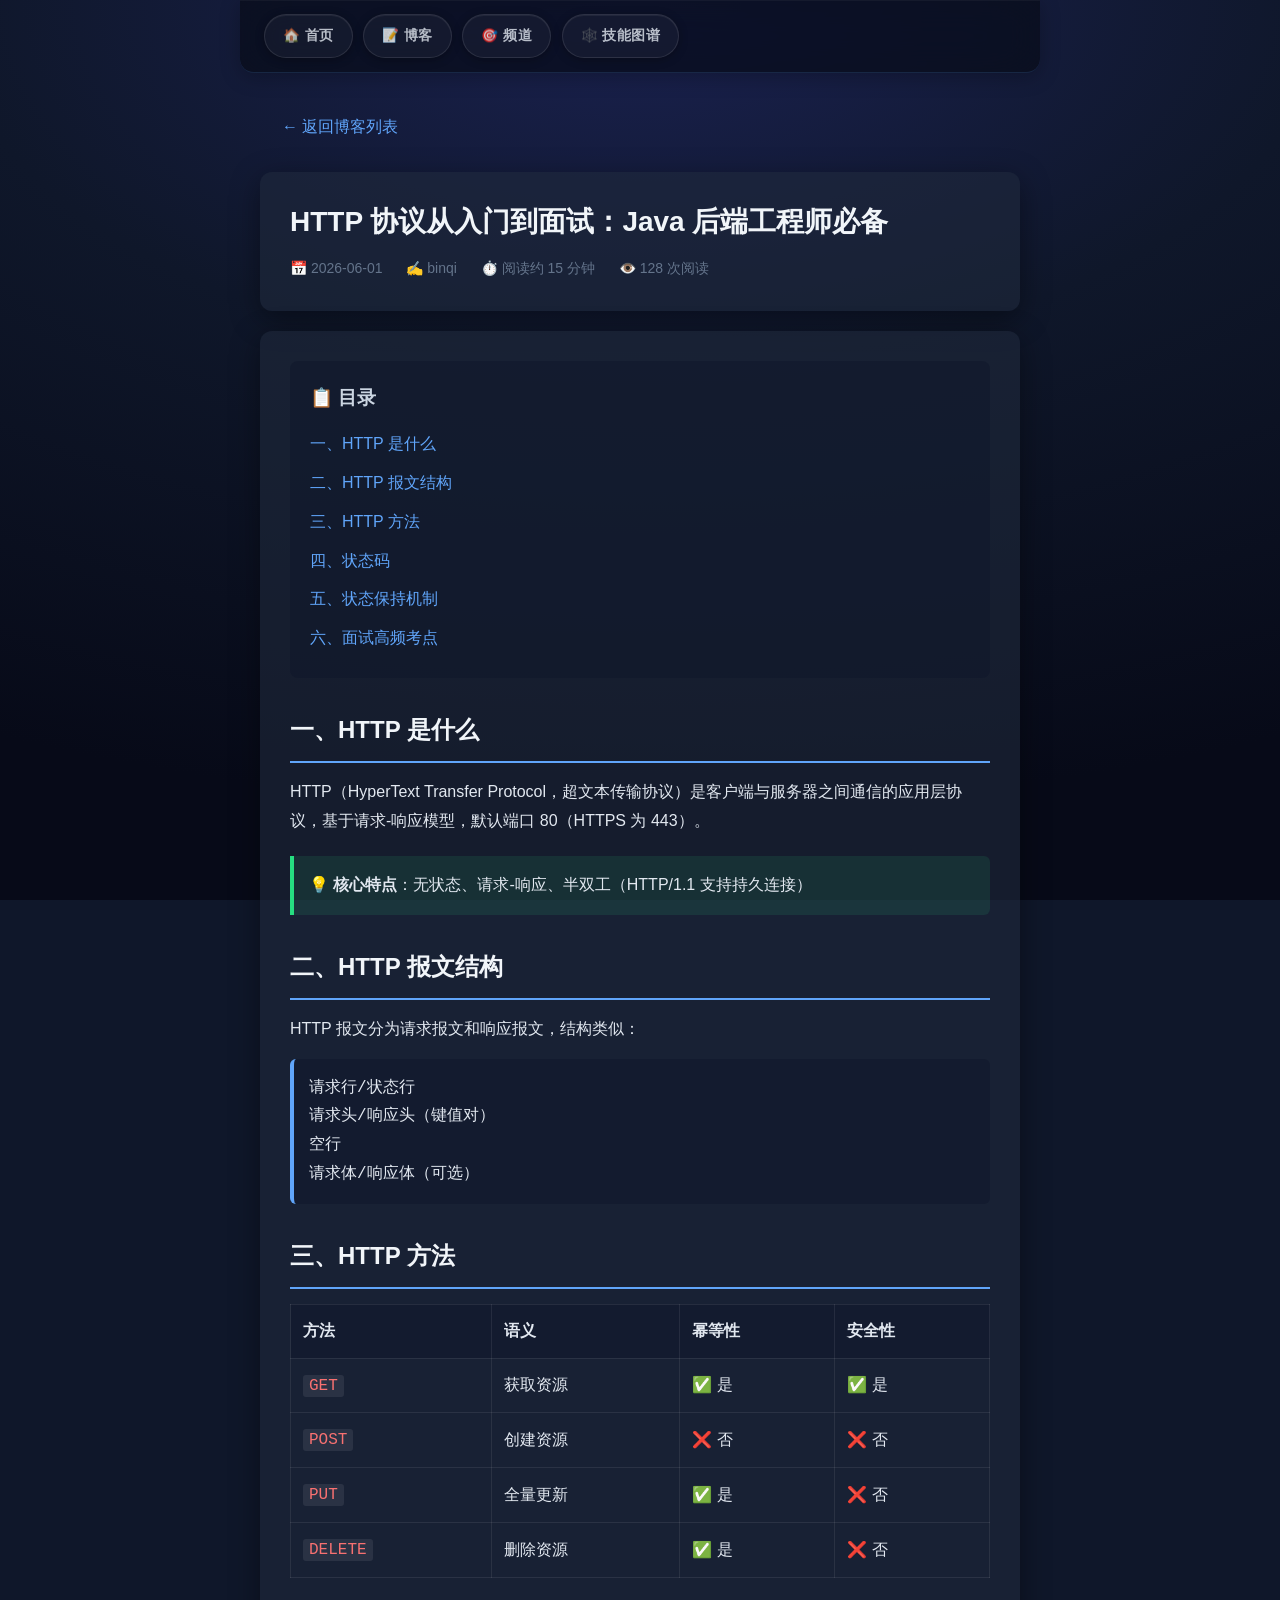
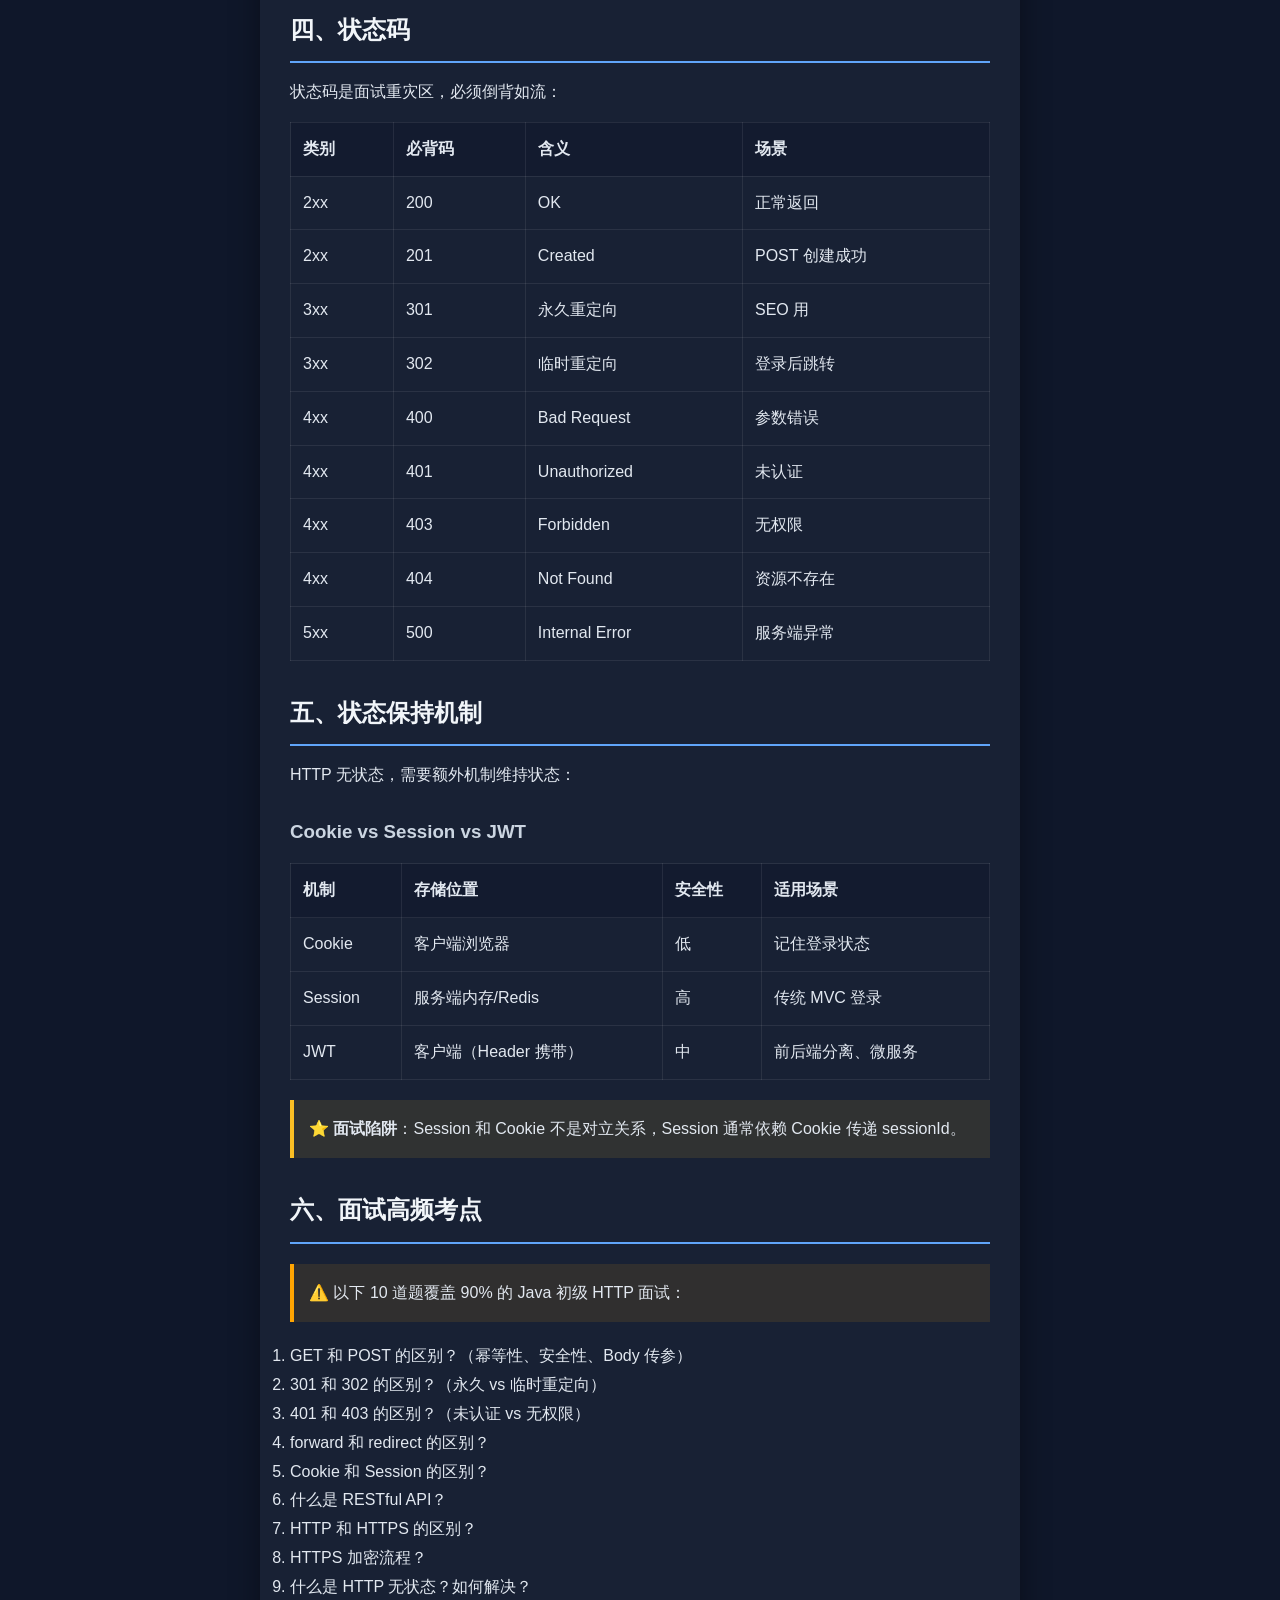
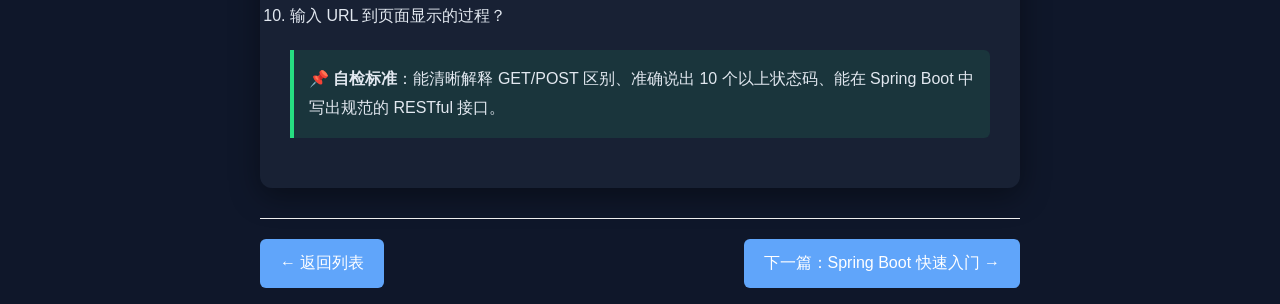
<file: blog/01-http协议.html>
<!DOCTYPE html>
<html lang="zh-CN">
<head>
    <meta charset="UTF-8">
    <meta name="viewport" content="width=device-width, initial-scale=1.0">
    <title>HTTP 协议从入门到面试 - binqi</title>
    <style>
        * { margin: 0; padding: 0; box-sizing: border-box; }
        body { 
            font-family: -apple-system, BlinkMacSystemFont, "Segoe UI", Roboto, sans-serif;
            max-width: 800px; 
            margin: 0 auto; 
            padding: 20px;
            line-height: 1.8;
            color: #e2e8f0;
            background: #0f172a;
        }
        /* ===== 导航栏（科技风统一） ===== */
        .nav {
            background: rgba(10,14,26,0.78);
            backdrop-filter: blur(24px) saturate(1.4);
            -webkit-backdrop-filter: blur(24px) saturate(1.4);
            padding: 14px 24px;
            margin: -20px -20px 30px;
            border-radius: 0 0 14px 14px;
            border-bottom: 1px solid rgba(96,165,250,0.15);
            box-shadow: 0 4px 20px rgba(0,0,0,0.25), inset 0 1px 0 rgba(255,255,255,0.04);
        }
        .nav a {
            position: relative;
            color: rgba(255,255,255,0.65);
            text-decoration: none;
            margin-right: 6px;
            font-size: 13.5px;
            font-weight: 500;
            padding: 6px 14px;
            border-radius: 8px;
            transition: all 0.3s cubic-bezier(0.4,0,0.2,1);
            letter-spacing: 0.2px;
        }
        .nav a:hover {
            color: #fff;
            background: rgba(96,165,250,0.1);
            text-shadow: 0 0 12px rgba(96,165,250,0.4);
        }
        
        .article-header {
            background: rgba(30,41,59,0.6);
            padding: 30px;
            border-radius: 12px;
            margin-bottom: 20px;
            box-shadow: 0 8px 30px rgba(0,0,0,0.4);
        }
        .article-header h1 { 
            color: #f1f5f9; 
            font-size: 28px;
            margin-bottom: 15px;
            line-height: 1.4;
        }
        .article-meta {
            color: #64748b;
            font-size: 14px;
        }
        .article-meta span { margin-right: 20px; }
        
        .article-content {
            background: rgba(30,41,59,0.6);
            padding: 30px;
            border-radius: 12px;
            box-shadow: 0 8px 30px rgba(0,0,0,0.4);
        }
        
        h2 { 
            color: #f1f5f9; 
            margin: 30px 0 15px;
            padding-bottom: 10px;
            border-bottom: 2px solid #60a5fa;
        }
        h3 { color: #cbd5e1; margin: 25px 0 10px; }
        
        p { margin-bottom: 15px; }
        
        pre {
            background: rgba(15,23,42,0.5);
            padding: 15px;
            border-radius: 6px;
            overflow-x: auto;
            border-left: 4px solid #60a5fa;
            margin: 15px 0;
        }
        code { 
            background: rgba(255,255,255,0.08); 
            padding: 2px 6px; 
            border-radius: 3px;
            font-family: "Consolas", monospace;
            color: #f87171;
        }
        pre code { background: none; padding: 0; color: #e2e8f0; }
        
        table {
            width: 100%;
            border-collapse: collapse;
            margin: 15px 0;
        }
        th, td {
            border: 1px solid rgba(255,255,255,0.08);
            padding: 12px;
            text-align: left;
        }
        th { background: rgba(15,23,42,0.5); font-weight: 600; }
        
        .tip {
            background: rgba(38,222,129,0.1);
            border-left: 4px solid #26de81;
            padding: 15px;
            margin: 20px 0;
            border-radius: 0 6px 6px 0;
        }
        .warning {
            background: rgba(255,165,2,0.1);
            border-left: 4px solid #ffa502;
            padding: 15px;
            margin: 20px 0;
        }
        .highlight {
            background: rgba(251,191,36,0.1);
            border-left: 4px solid #fbbf24;
            padding: 15px;
            margin: 20px 0;
        }
        
        .toc {
            background: rgba(15,23,42,0.5);
            padding: 20px;
            border-radius: 8px;
            margin-bottom: 30px;
        }
        .toc h3 { margin-top: 0; }
        .toc ul { list-style: none; padding-left: 0; }
        .toc li { padding: 5px 0; }
        .toc a { color: #60a5fa; text-decoration: none; }
        
        .pager {
            display: flex;
            justify-content: space-between;
            margin-top: 30px;
            padding-top: 20px;
            border-top: 1px solid #eee;
        }
        .pager a {
            padding: 10px 20px;
            background: #60a5fa;
            color: white;
            text-decoration: none;
            border-radius: 6px;
        }
        .pager a:hover { background: #3b82f6; }
        
        .back-to-list {
            display: inline-flex; align-items: center; gap: 6px;
            padding: 10px 22px;
            display: inline-block;
            margin-bottom: 20px;
            color: #60a5fa;
            text-decoration: none;
        }
        .back-to-list:hover {
                color: #fff !important;
                background: linear-gradient(135deg,rgba(96,165,250,0.18),rgba(34,211,238,0.12));
                border-color: #60a5fa;
                transform: translateY(-2px);
                box-shadow: 0 6px 20px rgba(96,165,250,0.25),inset 0 1px 0 rgba(255,255,255,0.08);
                text-decoration: none !important;
            }

    /* ===== 科技风统一增强 ===== */
    body {
        background-image: radial-gradient(ellipse 120% 90% at 50% 0%, #1a2150 0%, #0f172a 45%, #070a18 100%) !important;
        background-attachment: fixed;
        color: #e2e8f0 !important;
    }
    .nav a:hover, .article-title:hover, .toc a:hover, .back-to-list:hover, .pager a:hover { color: #93c5fd !important; }
</style>
<link rel="stylesheet" href="../assets/techfx.css">
</head>
<body>
    <div class="nav">
        <a href="../index.html">🏠 首页</a>
        <a href="index.html">📝 博客</a>
        <a href="../channels.html">🎯 频道</a>
            <a href="../skills.html">🕸️ 技能图谱</a>
    </div>

    <a href="index.html" class="back-to-list">← 返回博客列表</a>

    <div class="article-header">
        <h1>HTTP 协议从入门到面试：Java 后端工程师必备</h1>
        <div class="article-meta">
            <span>📅 2026-06-01</span>
            <span>✍️ binqi</span>
            <span>⏱️ 阅读约 15 分钟</span>
            <span>👁️ 128 次阅读</span>
        </div>
    </div>

    <div class="article-content">
        <!-- 目录 -->
        <div class="toc">
            <h3>📋 目录</h3>
            <ul>
                <li><a href="#what">一、HTTP 是什么</a></li>
                <li><a href="#structure">二、HTTP 报文结构</a></li>
                <li><a href="#methods">三、HTTP 方法</a></li>
                <li><a href="#status">四、状态码</a></li>
                <li><a href="#state">五、状态保持机制</a></li>
                <li><a href="#interview">六、面试高频考点</a></li>
            </ul>
        </div>

        <h2 id="what">一、HTTP 是什么</h2>
        <p>HTTP（HyperText Transfer Protocol，超文本传输协议）是客户端与服务器之间通信的应用层协议，基于请求-响应模型，默认端口 80（HTTPS 为 443）。</p>
        
        <div class="tip">
            💡 <strong>核心特点</strong>：无状态、请求-响应、半双工（HTTP/1.1 支持持久连接）
        </div>

        <h2 id="structure">二、HTTP 报文结构</h2>
        <p>HTTP 报文分为请求报文和响应报文，结构类似：</p>
        <pre><code>请求行/状态行
请求头/响应头（键值对）
空行
请求体/响应体（可选）</code></pre>

        <h2 id="methods">三、HTTP 方法</h2>
        <table>
            <tr>
                <th>方法</th>
                <th>语义</th>
                <th>幂等性</th>
                <th>安全性</th>
            </tr>
            <tr>
                <td><code>GET</code></td>
                <td>获取资源</td>
                <td>✅ 是</td>
                <td>✅ 是</td>
            </tr>
            <tr>
                <td><code>POST</code></td>
                <td>创建资源</td>
                <td>❌ 否</td>
                <td>❌ 否</td>
            </tr>
            <tr>
                <td><code>PUT</code></td>
                <td>全量更新</td>
                <td>✅ 是</td>
                <td>❌ 否</td>
            </tr>
            <tr>
                <td><code>DELETE</code></td>
                <td>删除资源</td>
                <td>✅ 是</td>
                <td>❌ 否</td>
            </tr>
        </table>

        <h2 id="status">四、状态码</h2>
        <p>状态码是面试重灾区，必须倒背如流：</p>
        <table>
            <tr><th>类别</th><th>必背码</th><th>含义</th><th>场景</th></tr>
            <tr><td>2xx</td><td>200</td><td>OK</td><td>正常返回</td></tr>
            <tr><td>2xx</td><td>201</td><td>Created</td><td>POST 创建成功</td></tr>
            <tr><td>3xx</td><td>301</td><td>永久重定向</td><td>SEO 用</td></tr>
            <tr><td>3xx</td><td>302</td><td>临时重定向</td><td>登录后跳转</td></tr>
            <tr><td>4xx</td><td>400</td><td>Bad Request</td><td>参数错误</td></tr>
            <tr><td>4xx</td><td>401</td><td>Unauthorized</td><td>未认证</td></tr>
            <tr><td>4xx</td><td>403</td><td>Forbidden</td><td>无权限</td></tr>
            <tr><td>4xx</td><td>404</td><td>Not Found</td><td>资源不存在</td></tr>
            <tr><td>5xx</td><td>500</td><td>Internal Error</td><td>服务端异常</td></tr>
        </table>

        <h2 id="state">五、状态保持机制</h2>
        <p>HTTP 无状态，需要额外机制维持状态：</p>
        
        <h3>Cookie vs Session vs JWT</h3>
        <table>
            <tr><th>机制</th><th>存储位置</th><th>安全性</th><th>适用场景</th></tr>
            <tr><td>Cookie</td><td>客户端浏览器</td><td>低</td><td>记住登录状态</td></tr>
            <tr><td>Session</td><td>服务端内存/Redis</td><td>高</td><td>传统 MVC 登录</td></tr>
            <tr><td>JWT</td><td>客户端（Header 携带）</td><td>中</td><td>前后端分离、微服务</td></tr>
        </table>

        <div class="highlight">
            ⭐ <strong>面试陷阱</strong>：Session 和 Cookie 不是对立关系，Session 通常依赖 Cookie 传递 sessionId。
        </div>

        <h2 id="interview">六、面试高频考点</h2>
        <div class="warning">
            ⚠️ 以下 10 道题覆盖 90% 的 Java 初级 HTTP 面试：
        </div>
        <ol>
            <li>GET 和 POST 的区别？（幂等性、安全性、Body 传参）</li>
            <li>301 和 302 的区别？（永久 vs 临时重定向）</li>
            <li>401 和 403 的区别？（未认证 vs 无权限）</li>
            <li>forward 和 redirect 的区别？</li>
            <li>Cookie 和 Session 的区别？</li>
            <li>什么是 RESTful API？</li>
            <li>HTTP 和 HTTPS 的区别？</li>
            <li>HTTPS 加密流程？</li>
            <li>什么是 HTTP 无状态？如何解决？</li>
            <li>输入 URL 到页面显示的过程？</li>
        </ol>

        <div class="tip">
            📌 <strong>自检标准</strong>：能清晰解释 GET/POST 区别、准确说出 10 个以上状态码、能在 Spring Boot 中写出规范的 RESTful 接口。
        </div>
    </div>

    <div class="pager">
        <a href="index.html">← 返回列表</a>
        <a href="#">下一篇：Spring Boot 快速入门 →</a>
    </div>
<script src="../assets/bubbles.js"></script>
</body>
</html>
</file>
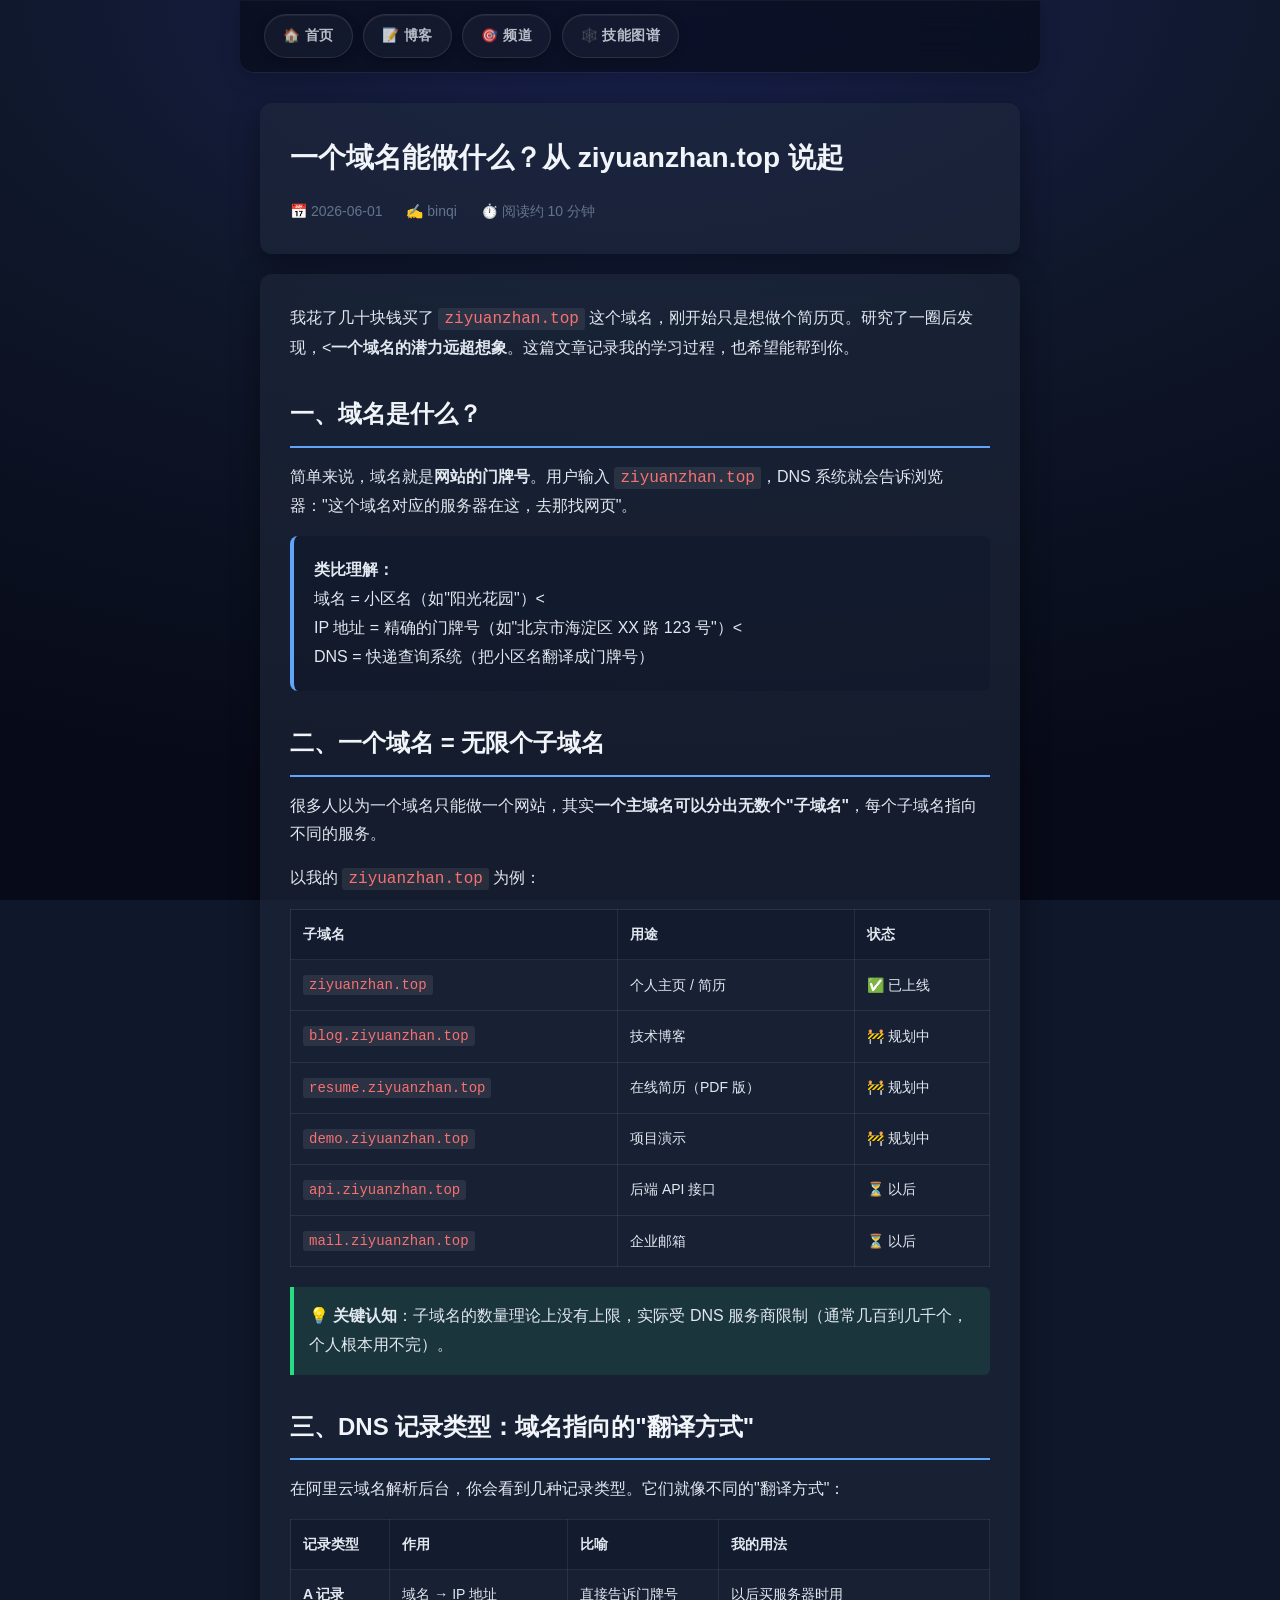
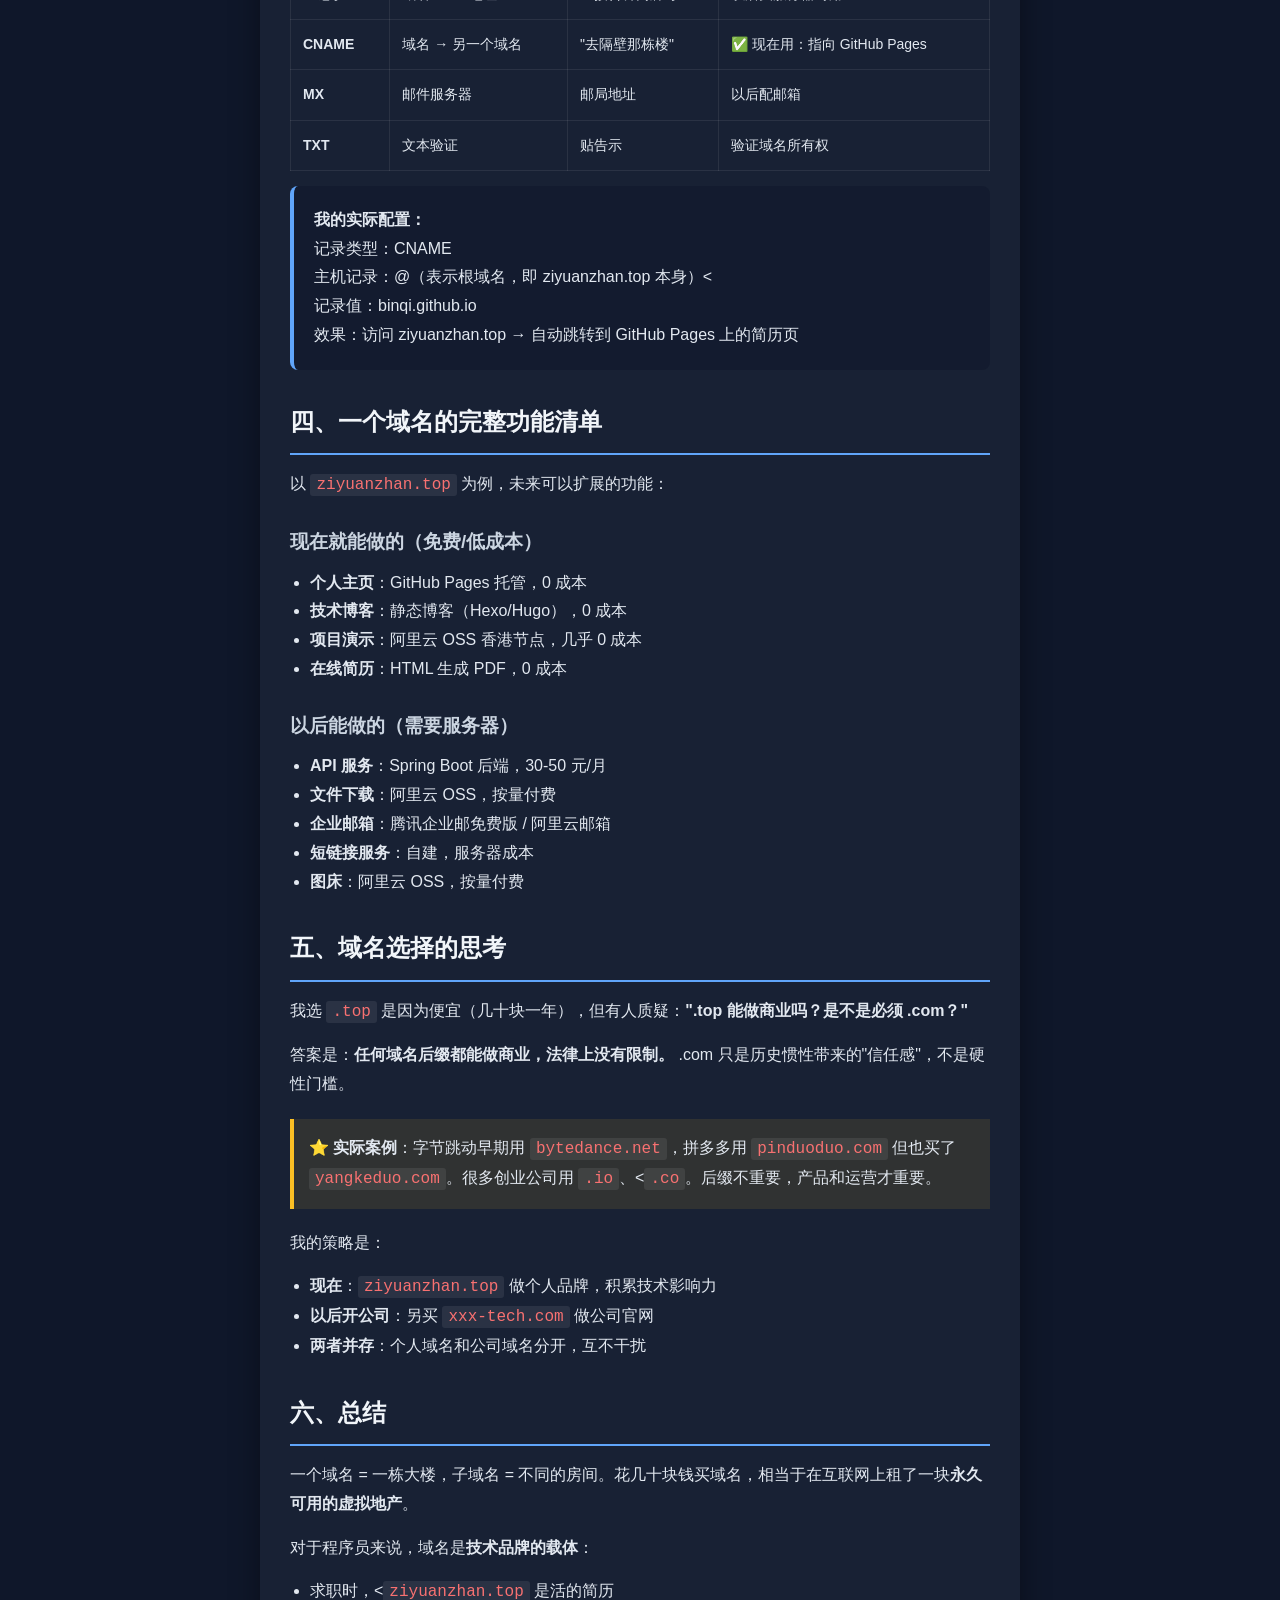
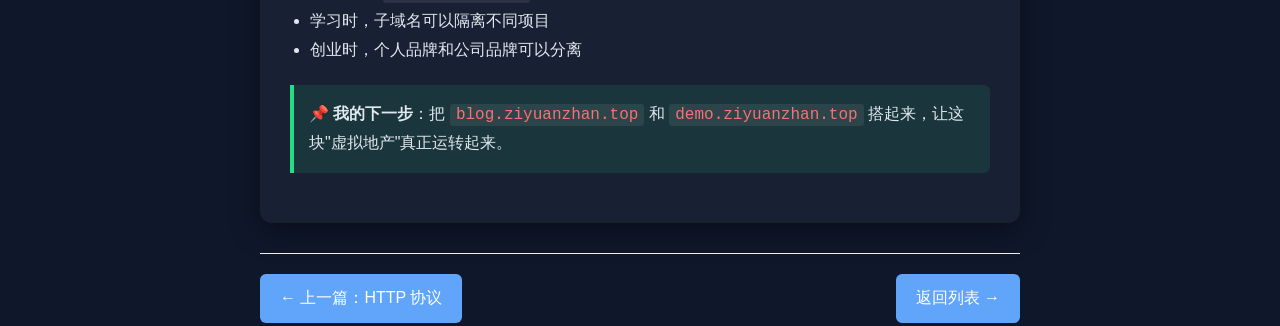
<file: blog/02-域名能做什么.html>
<!DOCTYPE html>
<html lang="zh-CN">
<head>
    <meta charset="UTF-8">
    <meta name="viewport" content="width=device-width, initial-scale=1.0">
    <title>一个域名能做什么？从 ziyuanzhan.top 说起 - binqi</title>
    <style>
        * { margin: 0; padding: 0; box-sizing: border-box; }
        body { 
            font-family: -apple-system, BlinkMacSystemFont, "Segoe UI", Roboto, sans-serif;
            max-width: 800px; 
            margin: 0 auto; 
            padding: 20px;
            line-height: 1.8;
            color: #e2e8f0;
            background: #0f172a;
        }
        /* ===== 导航栏（科技风统一） ===== */
        .nav {
            background: rgba(10,14,26,0.78);
            backdrop-filter: blur(24px) saturate(1.4);
            -webkit-backdrop-filter: blur(24px) saturate(1.4);
            padding: 14px 24px;
            margin: -20px -20px 30px;
            border-radius: 0 0 14px 14px;
            border-bottom: 1px solid rgba(96,165,250,0.15);
            box-shadow: 0 4px 20px rgba(0,0,0,0.25), inset 0 1px 0 rgba(255,255,255,0.04);
        }
        .nav a {
            position: relative;
            color: rgba(255,255,255,0.65);
            text-decoration: none;
            margin-right: 6px;
            font-size: 13.5px;
            font-weight: 500;
            padding: 6px 14px;
            border-radius: 8px;
            transition: all 0.3s cubic-bezier(0.4,0,0.2,1);
            letter-spacing: 0.2px;
        }
        .nav a:hover {
            color: #fff;
            background: rgba(96,165,250,0.1);
            text-shadow: 0 0 12px rgba(96,165,250,0.4);
        }
        
        .article-header {
            background: rgba(30,41,59,0.6);
            padding: 30px;
            border-radius: 12px;
            margin-bottom: 20px;
            box-shadow: 0 8px 30px rgba(0,0,0,0.4);
        }
        .article-header h1 { 
            color: #f1f5f9; 
            font-size: 28px;
            margin-bottom: 15px;
        }
        .article-meta {
            color: #64748b;
            font-size: 14px;
        }
        .article-meta span { margin-right: 20px; }
        
        .article-content {
            background: rgba(30,41,59,0.6);
            padding: 30px;
            border-radius: 12px;
            box-shadow: 0 8px 30px rgba(0,0,0,0.4);
        }
        
        h2 { 
            color: #f1f5f9; 
            margin: 30px 0 15px;
            padding-bottom: 10px;
            border-bottom: 2px solid #60a5fa;
        }
        h3 { color: #cbd5e1; margin: 25px 0 10px; }
        
        p { margin-bottom: 15px; }
        
        table {
            width: 100%;
            border-collapse: collapse;
            margin: 15px 0;
            font-size: 14px;
        }
        th, td {
            border: 1px solid rgba(255,255,255,0.08);
            padding: 12px;
            text-align: left;
        }
        th { background: rgba(15,23,42,0.5); font-weight: 600; }
        
        .tip {
            background: rgba(38,222,129,0.1);
            border-left: 4px solid #26de81;
            padding: 15px;
            margin: 20px 0;
            border-radius: 0 6px 6px 0;
        }
        .highlight {
            background: rgba(251,191,36,0.1);
            border-left: 4px solid #fbbf24;
            padding: 15px;
            margin: 20px 0;
        }
        
        code { 
            background: rgba(255,255,255,0.08); 
            padding: 2px 6px; 
            border-radius: 3px;
            font-family: "Consolas", monospace;
            color: #f87171;
        }
        
        .example-box {
            background: rgba(15,23,42,0.5);
            padding: 20px;
            border-radius: 8px;
            margin: 15px 0;
            border-left: 4px solid #60a5fa;
        }
        
        .pager {
            display: flex;
            justify-content: space-between;
            margin-top: 30px;
            padding-top: 20px;
            border-top: 1px solid #eee;
        }
        .pager a {
            padding: 10px 20px;
            background: #60a5fa;
            color: white;
            text-decoration: none;
            border-radius: 6px;
        }

    /* ===== 科技风统一增强 ===== */
    body {
        background-image: radial-gradient(ellipse 120% 90% at 50% 0%, #1a2150 0%, #0f172a 45%, #070a18 100%) !important;
        background-attachment: fixed;
        color: #e2e8f0 !important;
    }
    .nav a:hover, .article-title:hover, .toc a:hover, .back-to-list:hover, .pager a:hover { color: #93c5fd !important; }
</style>
<link rel="stylesheet" href="../assets/techfx.css">
</head>
<body>
    <div class="nav">
        <a href="../index.html">🏠 首页</a>
        <a href="index.html">📝 博客</a>
        <a href="../channels.html">🎯 频道</a>
            <a href="../skills.html">🕸️ 技能图谱</a>
    </div>

    <div class="article-header">
        <h1>一个域名能做什么？从 ziyuanzhan.top 说起</h1>
        <div class="article-meta">
            <span>📅 2026-06-01</span>
            <span>✍️ binqi</span>
            <span>⏱️ 阅读约 10 分钟</span>
        </div>
    </div>

    <div class="article-content">
        <p>我花了几十块钱买了 <code>ziyuanzhan.top</code> 这个域名，刚开始只是想做个简历页。研究了一圈后发现，<<strong>一个域名的潜力远超想象</strong>。这篇文章记录我的学习过程，也希望能帮到你。</p>

        <h2>一、域名是什么？</h2>
        <p>简单来说，域名就是<strong>网站的门牌号</strong>。用户输入 <code>ziyuanzhan.top</code>，DNS 系统就会告诉浏览器："这个域名对应的服务器在这，去那找网页"。</p>
        
        <div class="example-box">
            <strong>类比理解：</strong><br>
            域名 = 小区名（如"阳光花园"）<<br>
            IP 地址 = 精确的门牌号（如"北京市海淀区 XX 路 123 号"）<<br>
            DNS = 快递查询系统（把小区名翻译成门牌号）
        </div>

        <h2>二、一个域名 = 无限个子域名</h2>
        <p>很多人以为一个域名只能做一个网站，其实<strong>一个主域名可以分出无数个"子域名"</strong>，每个子域名指向不同的服务。</p>
        
        <p>以我的 <code>ziyuanzhan.top</code> 为例：</p>
        
        <table>
            <tr>
                <th>子域名</th>
                <th>用途</th>
                <th>状态</th>
            </tr>
            <tr>
                <td><code>ziyuanzhan.top</code></td>
                <td>个人主页 / 简历</td>
                <td>✅ 已上线</td>
            </tr>
            <tr>
                <td><code>blog.ziyuanzhan.top</code></td>
                <td>技术博客</td>
                <td>🚧 规划中</td>
            </tr>
            <tr>
                <td><code>resume.ziyuanzhan.top</code></td>
                <td>在线简历（PDF 版）</td>
                <td>🚧 规划中</td>
            </tr>
            <tr>
                <td><code>demo.ziyuanzhan.top</code></td>
                <td>项目演示</td>
                <td>🚧 规划中</td>
            </tr>
            <tr>
                <td><code>api.ziyuanzhan.top</code></td>
                <td>后端 API 接口</td>
                <td>⏳ 以后</td>
            </tr>
            <tr>
                <td><code>mail.ziyuanzhan.top</code></td>
                <td>企业邮箱</td>
                <td>⏳ 以后</td>
            </tr>
        </table>

        <div class="tip">
            💡 <strong>关键认知</strong>：子域名的数量理论上没有上限，实际受 DNS 服务商限制（通常几百到几千个，个人根本用不完）。
        </div>

        <h2>三、DNS 记录类型：域名指向的"翻译方式"</h2>
        <p>在阿里云域名解析后台，你会看到几种记录类型。它们就像不同的"翻译方式"：</p>
        
        <table>
            <tr>
                <th>记录类型</th>
                <th>作用</th>
                <th>比喻</th>
                <th>我的用法</th>
            </tr>
            <tr>
                <td><strong>A 记录</strong></td>
                <td>域名 → IP 地址</td>
                <td>直接告诉门牌号</td>
                <td>以后买服务器时用</td>
            </tr>
            <tr>
                <td><strong>CNAME</strong></td>
                <td>域名 → 另一个域名</td>
                <td>"去隔壁那栋楼"</td>
                <td>✅ 现在用：指向 GitHub Pages</td>
            </tr>
            <tr>
                <td><strong>MX</strong></td>
                <td>邮件服务器</td>
                <td>邮局地址</td>
                <td>以后配邮箱</td>
            </tr>
            <tr>
                <td><strong>TXT</strong></td>
                <td>文本验证</td>
                <td>贴告示</td>
                <td>验证域名所有权</td>
            </tr>
        </table>

        <div class="example-box">
            <strong>我的实际配置：</strong><br>
            记录类型：CNAME<br>
            主机记录：@（表示根域名，即 ziyuanzhan.top 本身）<<br>
            记录值：binqi.github.io<br>
            效果：访问 ziyuanzhan.top → 自动跳转到 GitHub Pages 上的简历页
        </div>

        <h2>四、一个域名的完整功能清单</h2>
        <p>以 <code>ziyuanzhan.top</code> 为例，未来可以扩展的功能：</p>
        
        <h3>现在就能做的（免费/低成本）</h3>
        <ul style="margin-left: 20px; margin-bottom: 15px;">
            <li><strong>个人主页</strong>：GitHub Pages 托管，0 成本</li>
            <li><strong>技术博客</strong>：静态博客（Hexo/Hugo），0 成本</li>
            <li><strong>项目演示</strong>：阿里云 OSS 香港节点，几乎 0 成本</li>
            <li><strong>在线简历</strong>：HTML 生成 PDF，0 成本</li>
        </ul>

        <h3>以后能做的（需要服务器）</h3>
        <ul style="margin-left: 20px; margin-bottom: 15px;">
            <li><strong>API 服务</strong>：Spring Boot 后端，30-50 元/月</li>
            <li><strong>文件下载</strong>：阿里云 OSS，按量付费</li>
            <li><strong>企业邮箱</strong>：腾讯企业邮免费版 / 阿里云邮箱</li>
            <li><strong>短链接服务</strong>：自建，服务器成本</li>
            <li><strong>图床</strong>：阿里云 OSS，按量付费</li>
        </ul>

        <h2>五、域名选择的思考</h2>
        <p>我选 <code>.top</code> 是因为便宜（几十块一年），但有人质疑：<strong>".top 能做商业吗？是不是必须 .com？"</strong></p>
        
        <p>答案是：<strong>任何域名后缀都能做商业，法律上没有限制。</strong> .com 只是历史惯性带来的"信任感"，不是硬性门槛。</p>
        
        <div class="highlight">
            ⭐ <strong>实际案例</strong>：字节跳动早期用 <code>bytedance.net</code>，拼多多用 <code>pinduoduo.com</code> 但也买了 <code>yangkeduo.com</code>。很多创业公司用 <code>.io</code>、<<code>.co</code>。后缀不重要，产品和运营才重要。
        </div>

        <p>我的策略是：</p>
        <ul style="margin-left: 20px; margin-bottom: 15px;">
            <li><strong>现在</strong>：<code>ziyuanzhan.top</code> 做个人品牌，积累技术影响力</li>
            <li><strong>以后开公司</strong>：另买 <code>xxx-tech.com</code> 做公司官网</li>
            <li><strong>两者并存</strong>：个人域名和公司域名分开，互不干扰</li>
        </ul>

        <h2>六、总结</h2>
        <p>一个域名 = 一栋大楼，子域名 = 不同的房间。花几十块钱买域名，相当于在互联网上租了一块<strong>永久可用的虚拟地产</strong>。</p>
        
        <p>对于程序员来说，域名是<strong>技术品牌的载体</strong>：</p>
        <ul style="margin-left: 20px; margin-bottom: 15px;">
            <li>求职时，<<code>ziyuanzhan.top</code> 是活的简历</li>
            <li>学习时，子域名可以隔离不同项目</li>
            <li>创业时，个人品牌和公司品牌可以分离</li>
        </ul>

        <div class="tip">
            📌 <strong>我的下一步</strong>：把 <code>blog.ziyuanzhan.top</code> 和 <code>demo.ziyuanzhan.top</code> 搭起来，让这块"虚拟地产"真正运转起来。
        </div>
    </div>

    <div class="pager">
        <a href="01-http协议.html">← 上一篇：HTTP 协议</a>
        <a href="index.html">返回列表 →</a>
    </div>
<script src="../assets/bubbles.js"></script>
</body>
</html>
</file>
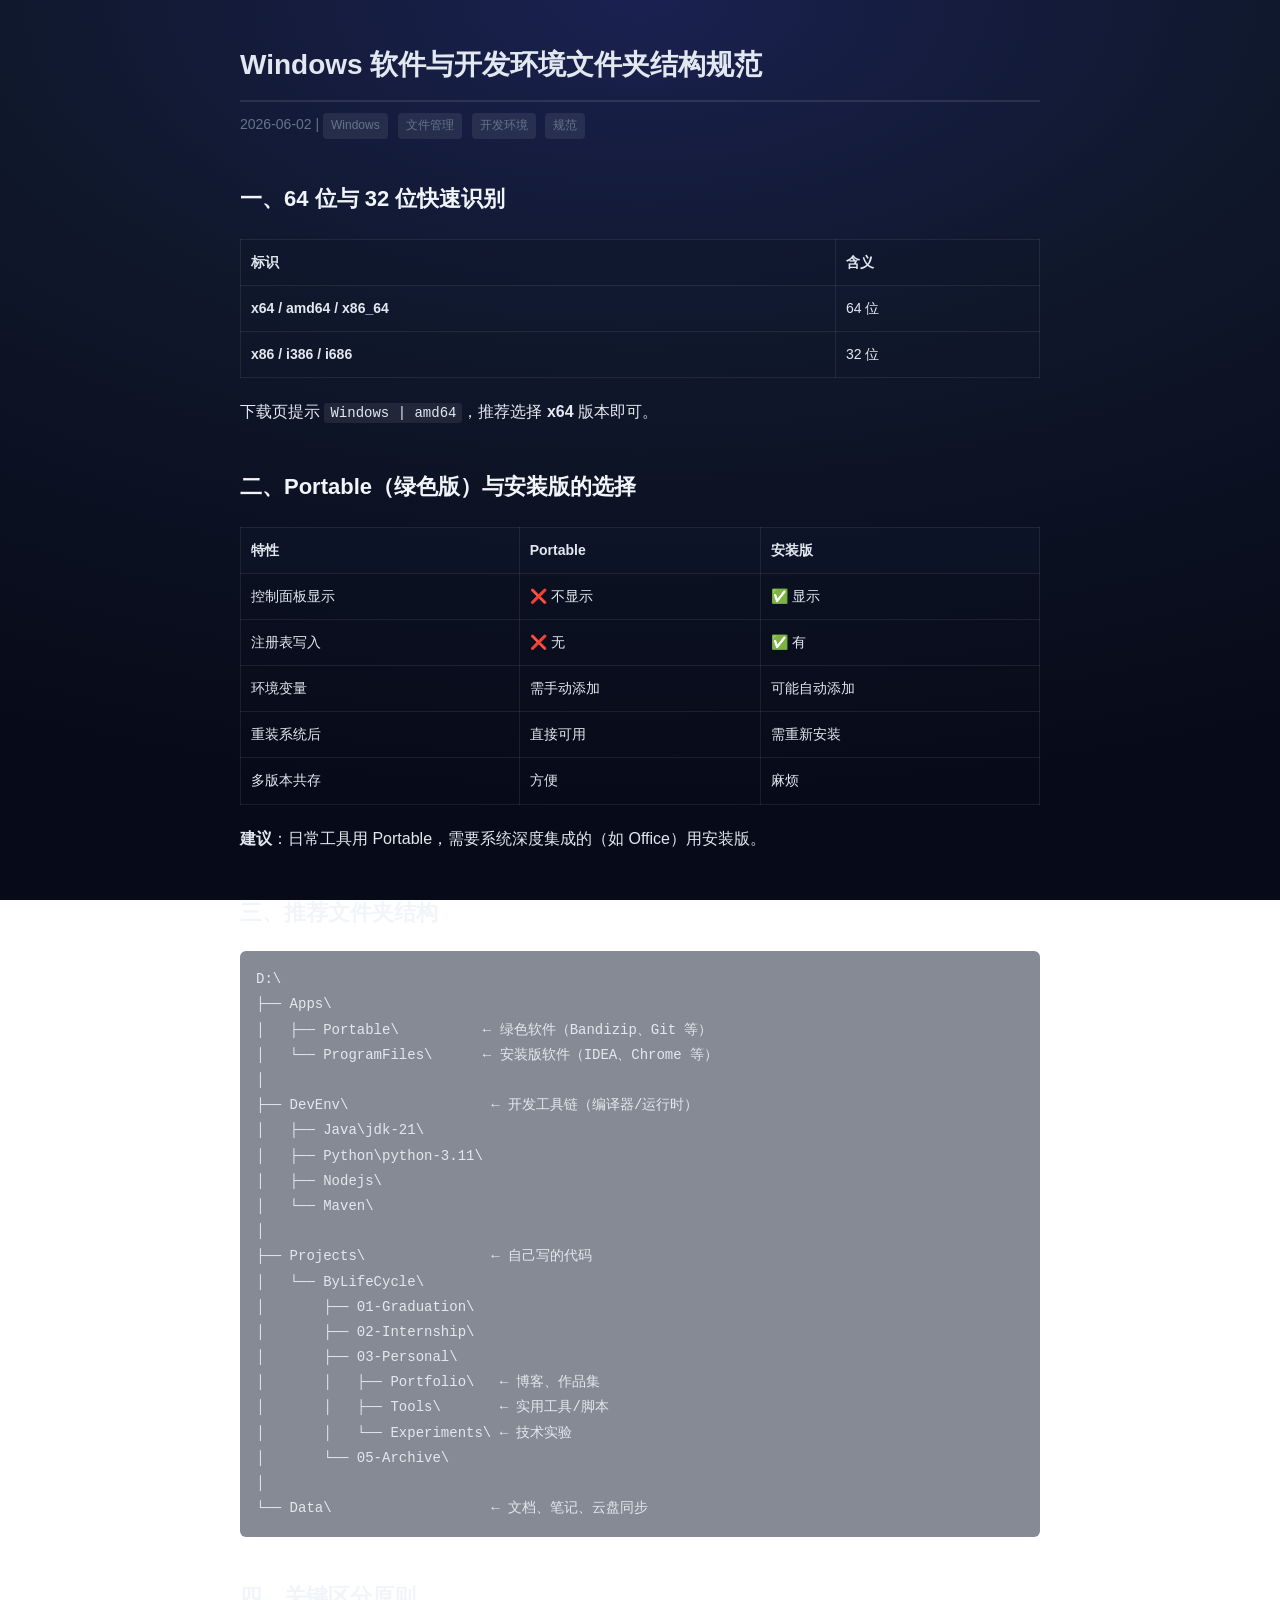
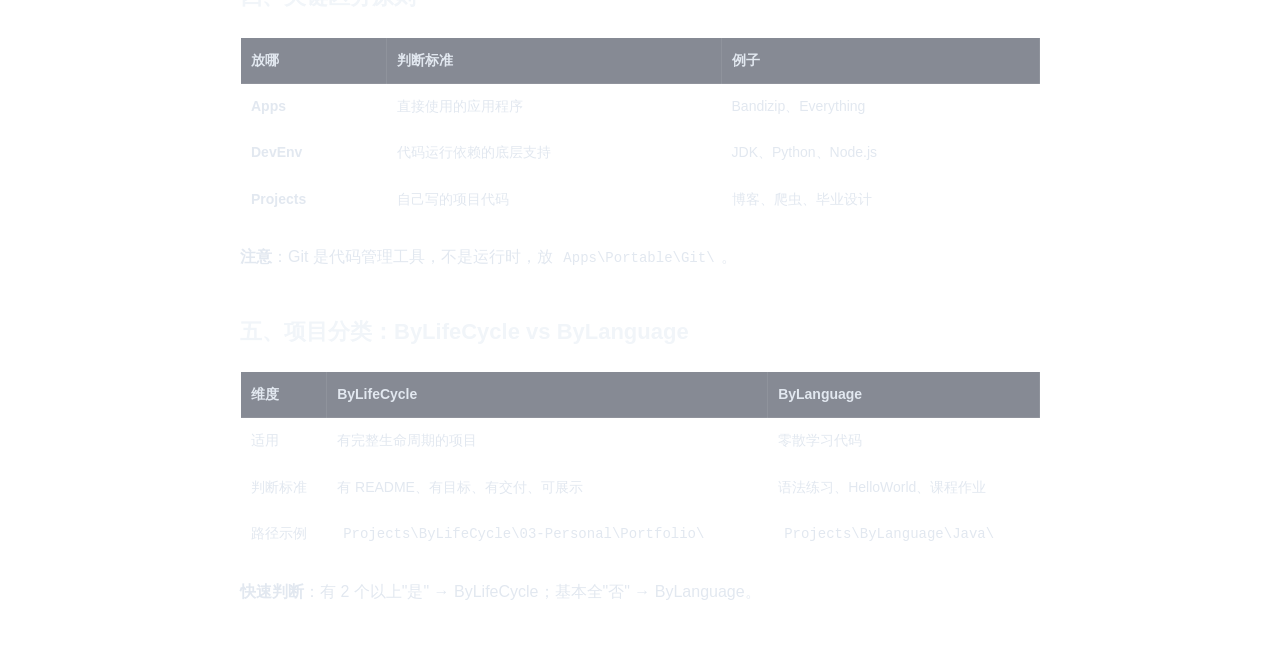
<file: blog/03-Windows软件环境规范.html>
<!DOCTYPE html>
<html lang="zh-CN">
<head>
    <meta charset="UTF-8">
    <meta name="viewport" content="width=device-width, initial-scale=1.0">
    <title>Windows 软件与开发环境文件夹结构规范 - 资源站</title>
    <style>
        body { max-width: 800px; margin: 40px auto; padding: 0 20px; font-family: -apple-system, BlinkMacSystemFont, "Segoe UI", Roboto, "Helvetica Neue", Arial, sans-serif; line-height: 1.8; color: #e2e8f0; }
        h1 { font-size: 28px; border-bottom: 2px solid rgba(255,255,255,0.1); padding-bottom: 10px; margin-bottom: 10px; }
        h2 { font-size: 22px; margin-top: 40px; color: #f1f5f9; }
        h3 { font-size: 18px; margin-top: 30px; color: #cbd5e1; }
        .meta { color: #64748b; font-size: 14px; margin-bottom: 30px; }
        .tag { display: inline-block; background: rgba(255,255,255,0.08); padding: 2px 8px; border-radius: 4px; font-size: 12px; margin-right: 6px; }
        pre { background: rgba(15,23,42,0.5); padding: 16px; overflow-x: auto; border-radius: 6px; font-size: 14px; }
        code { background: rgba(255,255,255,0.08); padding: 2px 6px; border-radius: 3px; font-family: Consolas, Monaco, monospace; font-size: 14px; }
        pre code { background: none; padding: 0; }
        table { width: 100%; border-collapse: collapse; margin: 20px 0; font-size: 14px; }
        th, td { border: 1px solid rgba(255,255,255,0.08); padding: 10px; text-align: left; }
        th { background: rgba(15,23,42,0.5); }
        ul { padding-left: 20px; }
        li { margin: 6px 0; }
        blockquote { border-left: 4px solid rgba(255,255,255,0.12); padding-left: 16px; color: #94a3b8; margin: 20px 0; }
        a { color: #60a5fa; text-decoration: none; }
        a:hover { text-decoration: underline; }

    /* ===== 科技风统一增强 ===== */
    body {
        background-image: radial-gradient(ellipse 120% 90% at 50% 0%, #1a2150 0%, #0f172a 45%, #070a18 100%) !important;
        background-attachment: fixed;
        color: #e2e8f0 !important;
    }
    .nav a:hover, .article-title:hover, .toc a:hover, .back-to-list:hover, .pager a:hover { color: #93c5fd !important; }
</style>
<base target="_blank">
<link rel="stylesheet" href="../assets/techfx.css">
</head>
<body>
    <article>
        <h1>Windows 软件与开发环境文件夹结构规范</h1>
        <div class="meta">2026-06-02 | <span class="tag">Windows</span> <span class="tag">文件管理</span> <span class="tag">开发环境</span> <span class="tag">规范</span></div>
        <div class="content">
<h2>一、64 位与 32 位快速识别</h2>

<table>
<thead><tr><th>标识</th><th>含义</th></tr></thead>
<tbody>
<tr><td><strong>x64 / amd64 / x86_64</strong></td><td>64 位</td></tr>
<tr><td><strong>x86 / i386 / i686</strong></td><td>32 位</td></tr>
</tbody></table>

<p>下载页提示 <code>Windows | amd64</code>，推荐选择 <strong>x64</strong> 版本即可。</p>

<h2>二、Portable（绿色版）与安装版的选择</h2>

<table>
<thead><tr><th>特性</th><th>Portable</th><th>安装版</th></tr></thead>
<tbody>
<tr><td>控制面板显示</td><td>❌ 不显示</td><td>✅ 显示</td></tr>
<tr><td>注册表写入</td><td>❌ 无</td><td>✅ 有</td></tr>
<tr><td>环境变量</td><td>需手动添加</td><td>可能自动添加</td></tr>
<tr><td>重装系统后</td><td>直接可用</td><td>需重新安装</td></tr>
<tr><td>多版本共存</td><td>方便</td><td>麻烦</td></tr>
</tbody></table>

<strong>建议</strong>：日常工具用 Portable，需要系统深度集成的（如 Office）用安装版。

<h2>三、推荐文件夹结构</h2>

<pre><code>D:\
├── Apps\
│   ├── Portable\          ← 绿色软件（Bandizip、Git 等）
│   └── ProgramFiles\      ← 安装版软件（IDEA、Chrome 等）
│
├── DevEnv\                 ← 开发工具链（编译器/运行时）
│   ├── Java\jdk-21\
│   ├── Python\python-3.11\
│   ├── Nodejs\
│   └── Maven\
│
├── Projects\               ← 自己写的代码
│   └── ByLifeCycle\
│       ├── 01-Graduation\
│       ├── 02-Internship\
│       ├── 03-Personal\
│       │   ├── Portfolio\   ← 博客、作品集
│       │   ├── Tools\       ← 实用工具/脚本
│       │   └── Experiments\ ← 技术实验
│       └── 05-Archive\
│
└── Data\                   ← 文档、笔记、云盘同步</code></pre>

<h2>四、关键区分原则</h2>

<table>
<thead><tr><th>放哪</th><th>判断标准</th><th>例子</th></tr></thead>
<tbody>
<tr><td><strong>Apps</strong></td><td>直接使用的应用程序</td><td>Bandizip、Everything</td></tr>
<tr><td><strong>DevEnv</strong></td><td>代码运行依赖的底层支持</td><td>JDK、Python、Node.js</td></tr>
<tr><td><strong>Projects</strong></td><td>自己写的项目代码</td><td>博客、爬虫、毕业设计</td></tr>
</tbody></table>

<strong>注意</strong>：Git 是代码管理工具，不是运行时，放 <code>Apps\Portable\Git\</code>。

<h2>五、项目分类：ByLifeCycle vs ByLanguage</h2>

<table>
<thead><tr><th>维度</th><th>ByLifeCycle</th><th>ByLanguage</th></tr></thead>
<tbody>
<tr><td>适用</td><td>有完整生命周期的项目</td><td>零散学习代码</td></tr>
<tr><td>判断标准</td><td>有 README、有目标、有交付、可展示</td><td>语法练习、HelloWorld、课程作业</td></tr>
<tr><td>路径示例</td><td><code>Projects\ByLifeCycle\03-Personal\Portfolio\</code></td><td><code>Projects\ByLanguage\Java\</code></td></tr>
</tbody></table>

<strong>快速判断</strong>：有 2 个以上"是" → ByLifeCycle；基本全"否" → ByLanguage。
        </div>
    </article>
<script src="../assets/bubbles.js"></script>
</body>
</html>
</file>
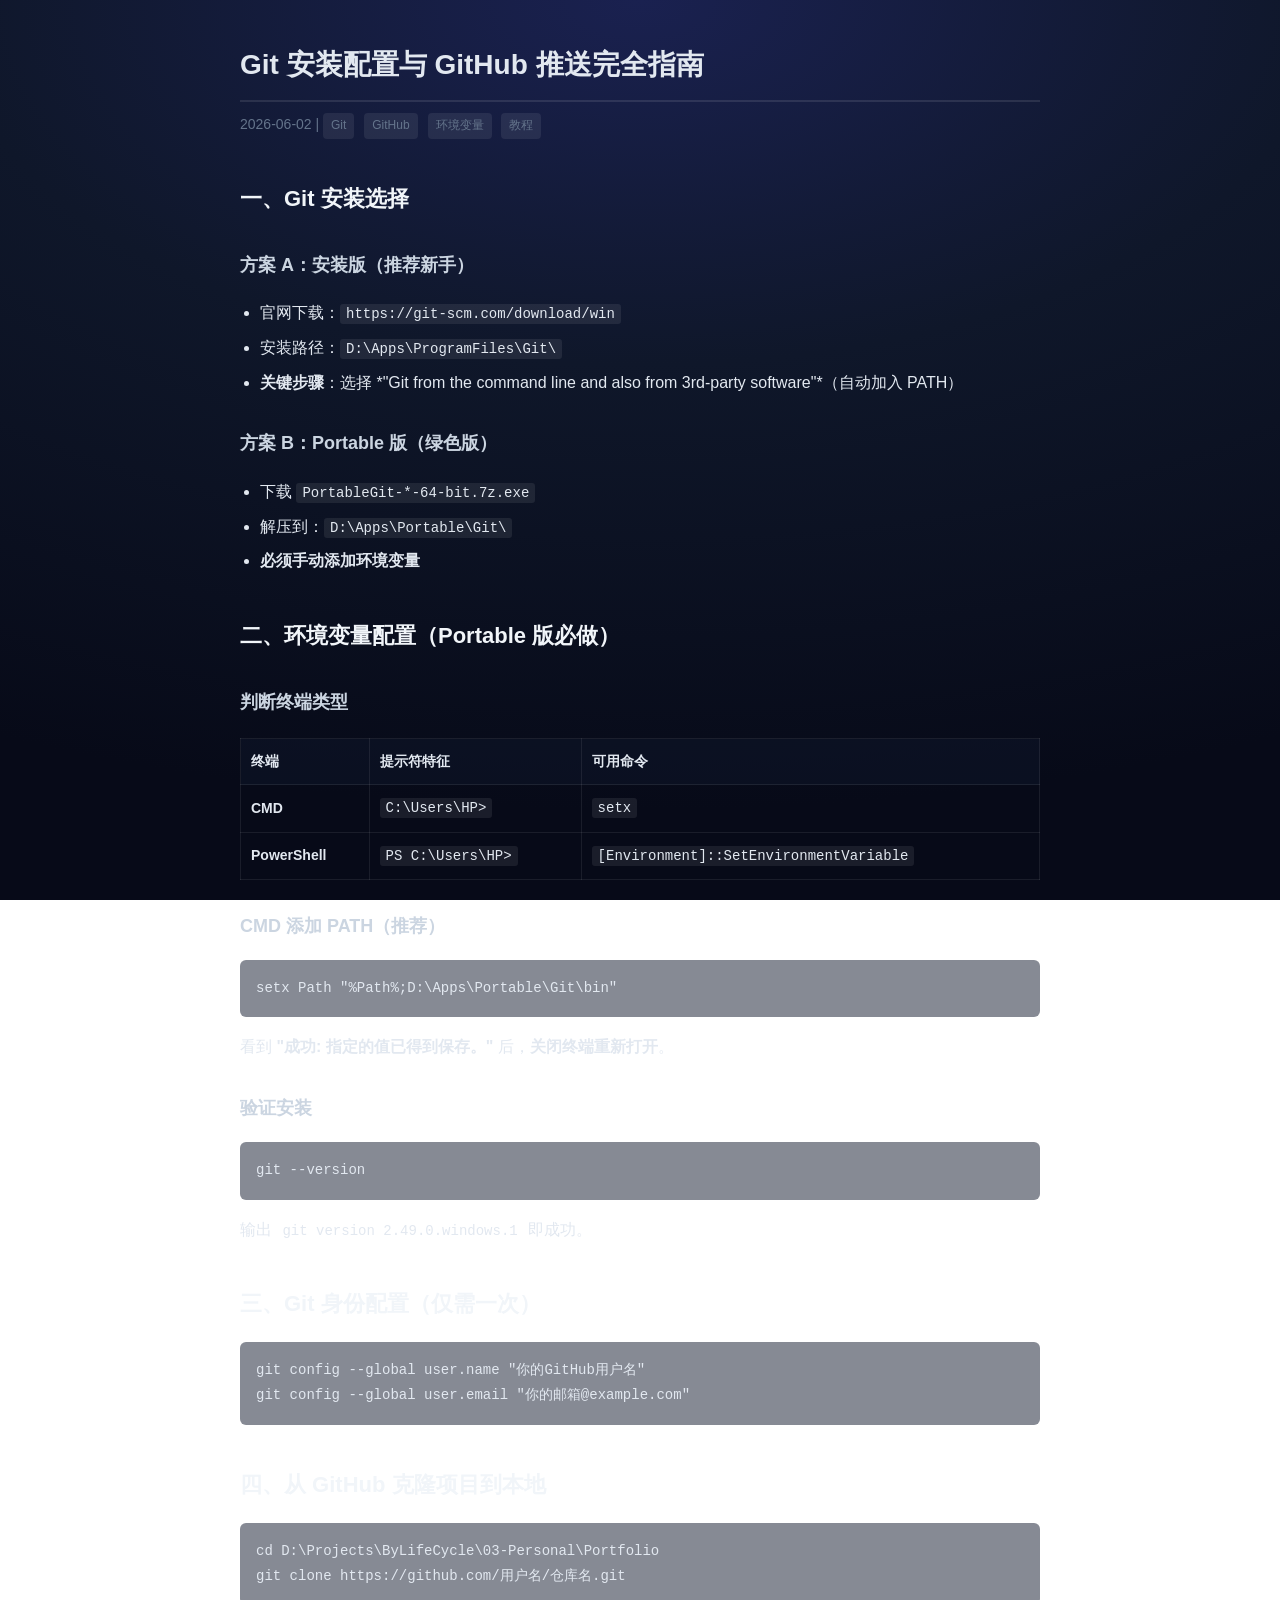
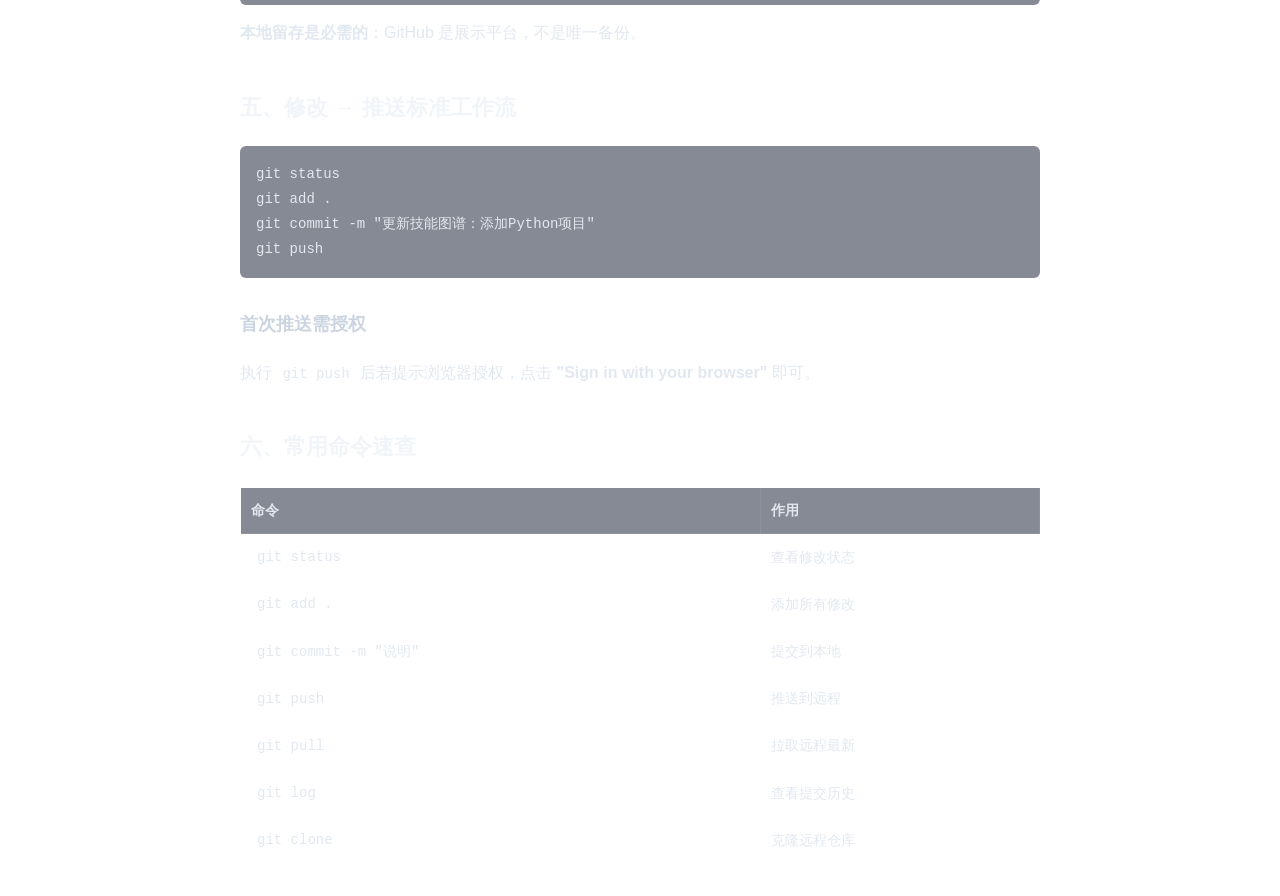
<file: blog/04-Git安装与GitHub推送.html>
<!DOCTYPE html>
<html lang="zh-CN">
<head>
    <meta charset="UTF-8">
    <meta name="viewport" content="width=device-width, initial-scale=1.0">
    <title>Git 安装配置与 GitHub 推送完全指南 - 资源站</title>
    <style>
        body { max-width: 800px; margin: 40px auto; padding: 0 20px; font-family: -apple-system, BlinkMacSystemFont, "Segoe UI", Roboto, "Helvetica Neue", Arial, sans-serif; line-height: 1.8; color: #e2e8f0; }
        h1 { font-size: 28px; border-bottom: 2px solid rgba(255,255,255,0.1); padding-bottom: 10px; margin-bottom: 10px; }
        h2 { font-size: 22px; margin-top: 40px; color: #f1f5f9; }
        h3 { font-size: 18px; margin-top: 30px; color: #cbd5e1; }
        .meta { color: #64748b; font-size: 14px; margin-bottom: 30px; }
        .tag { display: inline-block; background: rgba(255,255,255,0.08); padding: 2px 8px; border-radius: 4px; font-size: 12px; margin-right: 6px; }
        pre { background: rgba(15,23,42,0.5); padding: 16px; overflow-x: auto; border-radius: 6px; font-size: 14px; }
        code { background: rgba(255,255,255,0.08); padding: 2px 6px; border-radius: 3px; font-family: Consolas, Monaco, monospace; font-size: 14px; }
        pre code { background: none; padding: 0; }
        table { width: 100%; border-collapse: collapse; margin: 20px 0; font-size: 14px; }
        th, td { border: 1px solid rgba(255,255,255,0.08); padding: 10px; text-align: left; }
        th { background: rgba(15,23,42,0.5); }
        ul { padding-left: 20px; }
        li { margin: 6px 0; }
        blockquote { border-left: 4px solid rgba(255,255,255,0.12); padding-left: 16px; color: #94a3b8; margin: 20px 0; }
        a { color: #60a5fa; text-decoration: none; }
        a:hover { text-decoration: underline; }

    /* ===== 科技风统一增强 ===== */
    body {
        background-image: radial-gradient(ellipse 120% 90% at 50% 0%, #1a2150 0%, #0f172a 45%, #070a18 100%) !important;
        background-attachment: fixed;
        color: #e2e8f0 !important;
    }
    .nav a:hover, .article-title:hover, .toc a:hover, .back-to-list:hover, .pager a:hover { color: #93c5fd !important; }
</style>
<base target="_blank">
<link rel="stylesheet" href="../assets/techfx.css">
</head>
<body>
    <article>
        <h1>Git 安装配置与 GitHub 推送完全指南</h1>
        <div class="meta">2026-06-02 | <span class="tag">Git</span> <span class="tag">GitHub</span> <span class="tag">环境变量</span> <span class="tag">教程</span></div>
        <div class="content">
<h2>一、Git 安装选择</h2>

<h3>方案 A：安装版（推荐新手）</h3>
<ul>
<li>官网下载：<code>https://git-scm.com/download/win</code></li>
<li>安装路径：<code>D:\Apps\ProgramFiles\Git\</code></li>
<li><strong>关键步骤</strong>：选择 *"Git from the command line and also from 3rd-party software"*（自动加入 PATH）</li>
</ul>

<h3>方案 B：Portable 版（绿色版）</h3>
<ul>
<li>下载 <code>PortableGit-*-64-bit.7z.exe</code></li>
<li>解压到：<code>D:\Apps\Portable\Git\</code></li>
<li><strong>必须手动添加环境变量</strong></li>
</ul>

<h2>二、环境变量配置（Portable 版必做）</h2>

<h3>判断终端类型</h3>

<table>
<thead><tr><th>终端</th><th>提示符特征</th><th>可用命令</th></tr></thead>
<tbody>
<tr><td><strong>CMD</strong></td><td><code>C:\Users\HP></code></td><td><code>setx</code></td></tr>
<tr><td><strong>PowerShell</strong></td><td><code>PS C:\Users\HP></code></td><td><code>[Environment]::SetEnvironmentVariable</code></td></tr>
</tbody></table>

<h3>CMD 添加 PATH（推荐）</h3>

<pre><code>setx Path "%Path%;D:\Apps\Portable\Git\bin"</code></pre>

<p>看到 <strong>"成功: 指定的值已得到保存。"</strong> 后，<strong>关闭终端重新打开</strong>。</p>

<h3>验证安装</h3>

<pre><code>git --version</code></pre>

<p>输出 <code>git version 2.49.0.windows.1</code> 即成功。</p>

<h2>三、Git 身份配置（仅需一次）</h2>

<pre><code>git config --global user.name "你的GitHub用户名"
git config --global user.email "你的邮箱@example.com"</code></pre>

<h2>四、从 GitHub 克隆项目到本地</h2>

<pre><code>cd D:\Projects\ByLifeCycle\03-Personal\Portfolio
git clone https://github.com/用户名/仓库名.git</code></pre>

<strong>本地留存是必需的</strong>：GitHub 是展示平台，不是唯一备份。

<h2>五、修改 → 推送标准工作流</h2>

<pre><code>git status
git add .
git commit -m "更新技能图谱：添加Python项目"
git push</code></pre>

<h3>首次推送需授权</h3>

<p>执行 <code>git push</code> 后若提示浏览器授权，点击 <strong>"Sign in with your browser"</strong> 即可。</p>

<h2>六、常用命令速查</h2>

<table>
<thead><tr><th>命令</th><th>作用</th></tr></thead>
<tbody>
<tr><td><code>git status</code></td><td>查看修改状态</td></tr>
<tr><td><code>git add .</code></td><td>添加所有修改</td></tr>
<tr><td><code>git commit -m "说明"</code></td><td>提交到本地</td></tr>
<tr><td><code>git push</code></td><td>推送到远程</td></tr>
<tr><td><code>git pull</code></td><td>拉取远程最新</td></tr>
<tr><td><code>git log</code></td><td>查看提交历史</td></tr>
<tr><td><code>git clone <url></code></td><td>克隆远程仓库</td></tr>
</tbody></table>
        </div>
    </article>
<script src="../assets/bubbles.js"></script>
</body>
</html>
</file>
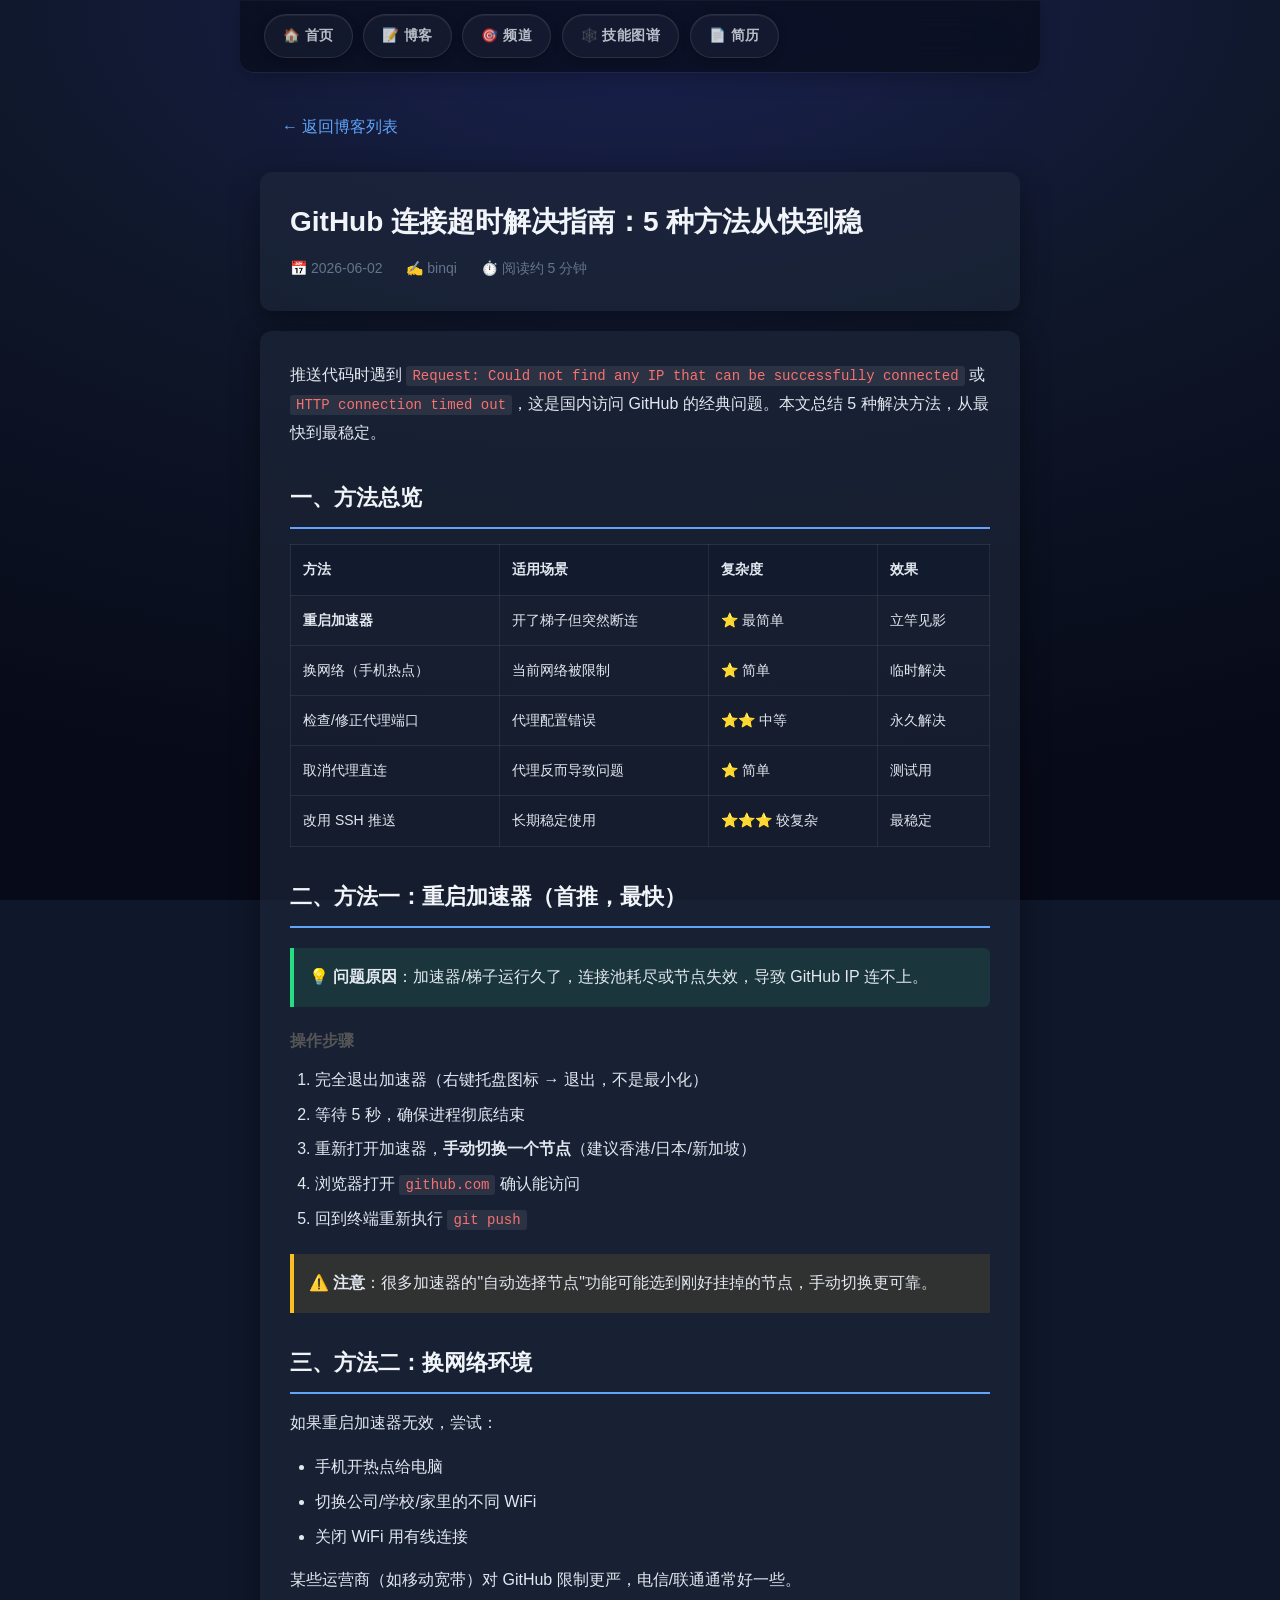
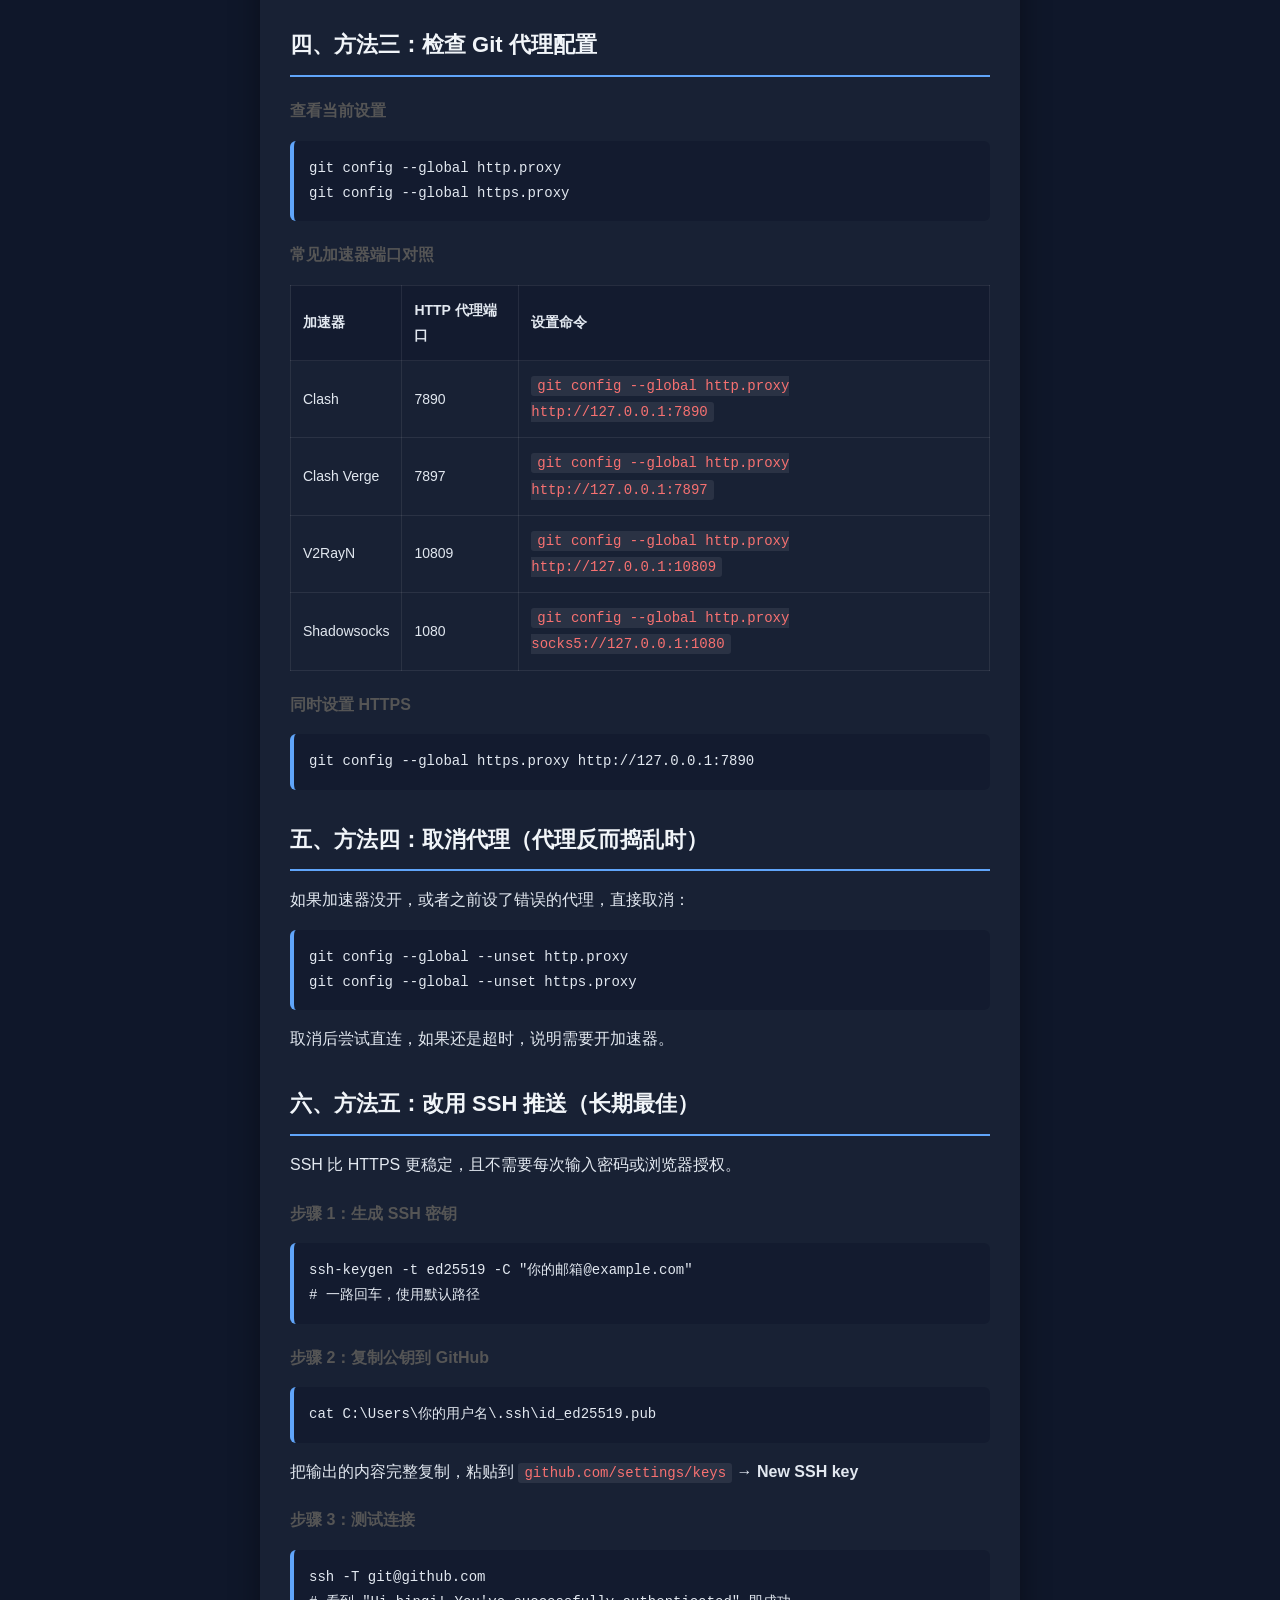
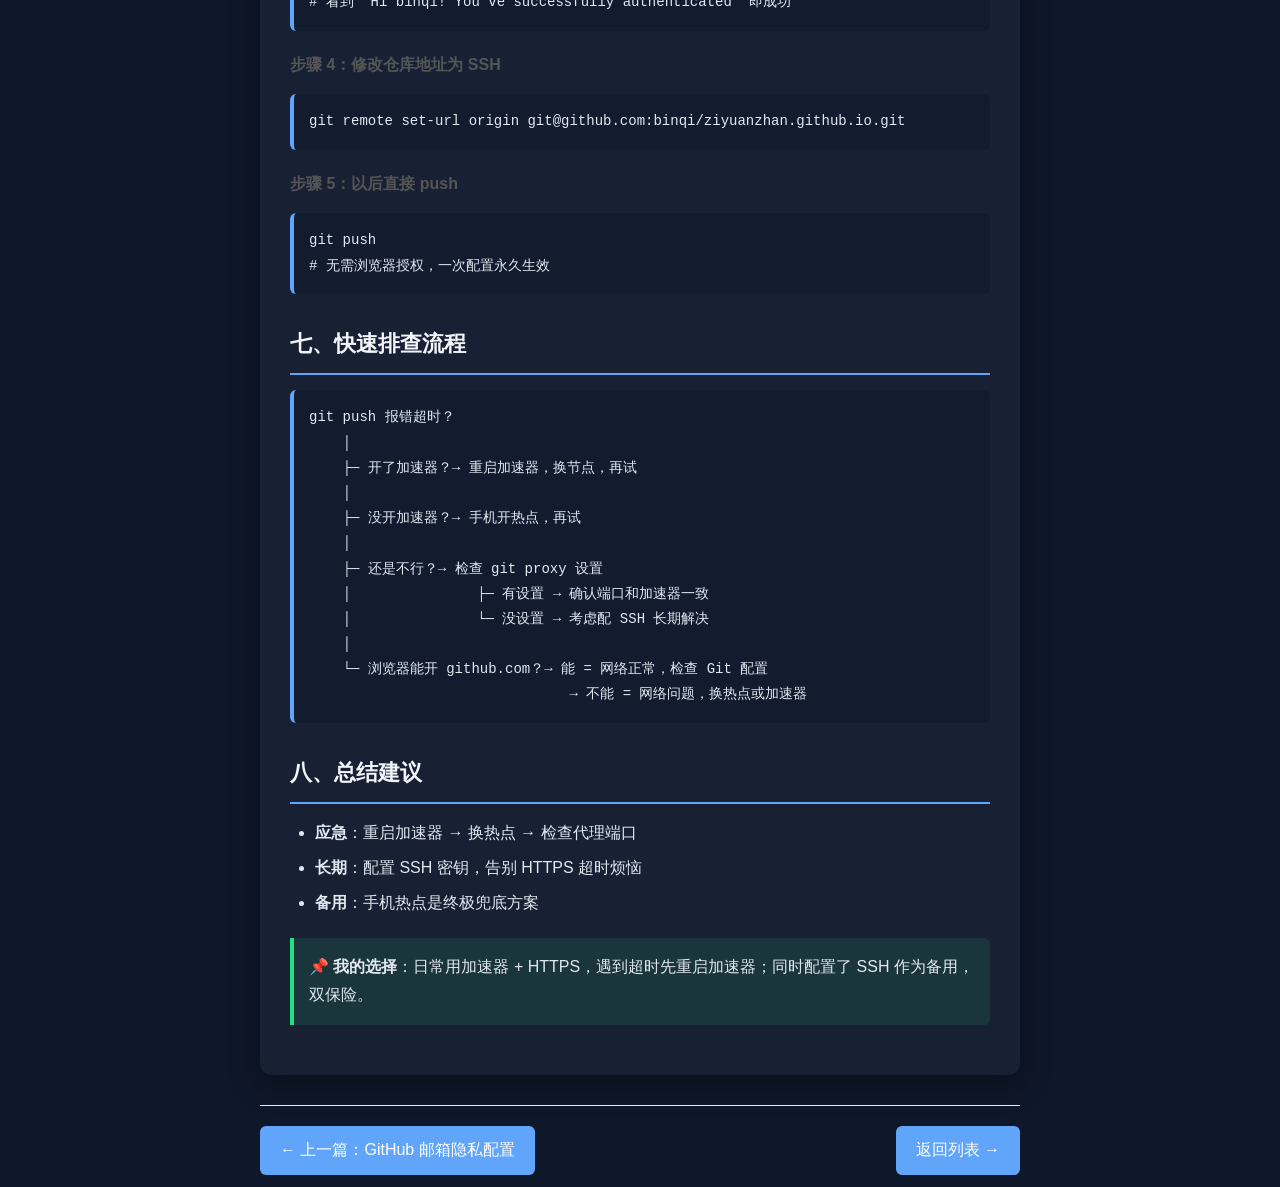
<file: blog/06-GitHub连接超时解决指南.html>
<!DOCTYPE html>
<html lang="zh-CN">
<head>
    <meta charset="UTF-8">
    <meta name="viewport" content="width=device-width, initial-scale=1.0">
    <title>GitHub 连接超时解决指南 - binqi</title>
    <style>
        * { margin: 0; padding: 0; box-sizing: border-box; }
        body { 
            font-family: -apple-system, BlinkMacSystemFont, "Segoe UI", Roboto, sans-serif;
            max-width: 800px; 
            margin: 0 auto; 
            padding: 20px;
            line-height: 1.8;
            color: #e2e8f0;
            background: #0f172a;
        }
        /* ===== 导航栏（科技风统一） ===== */
        .nav {
            background: rgba(10,14,26,0.78);
            backdrop-filter: blur(24px) saturate(1.4);
            -webkit-backdrop-filter: blur(24px) saturate(1.4);
            padding: 14px 24px;
            margin: -20px -20px 30px;
            border-radius: 0 0 14px 14px;
            border-bottom: 1px solid rgba(96,165,250,0.15);
            box-shadow: 0 4px 20px rgba(0,0,0,0.25), inset 0 1px 0 rgba(255,255,255,0.04);
        }
        .nav a {
            position: relative;
            color: rgba(255,255,255,0.65);
            text-decoration: none;
            margin-right: 6px;
            font-size: 13.5px;
            font-weight: 500;
            padding: 6px 14px;
            border-radius: 8px;
            transition: all 0.3s cubic-bezier(0.4,0,0.2,1);
            letter-spacing: 0.2px;
        }
        .nav a:hover {
            color: #fff;
            background: rgba(96,165,250,0.1);
            text-shadow: 0 0 12px rgba(96,165,250,0.4);
        }
        .nav a:hover { text-decoration: underline; }

        .article-header {
            background: rgba(30,41,59,0.6);
            padding: 30px;
            border-radius: 12px;
            margin-bottom: 20px;
            box-shadow: 0 8px 30px rgba(0,0,0,0.4);
        }
        .article-header h1 { 
            color: #f1f5f9; 
            font-size: 28px;
            margin-bottom: 15px;
            line-height: 1.4;
        }
        .article-meta {
            color: #64748b;
            font-size: 14px;
        }
        .article-meta span { margin-right: 20px; }

        .article-content {
            background: rgba(30,41,59,0.6);
            padding: 30px;
            border-radius: 12px;
            box-shadow: 0 8px 30px rgba(0,0,0,0.4);
        }

        h2 { 
            color: #f1f5f9; 
            margin: 30px 0 15px;
            padding-bottom: 10px;
            border-bottom: 2px solid #60a5fa;
            font-size: 22px;
        }
        h3 { color: #cbd5e1; margin: 25px 0 10px; font-size: 18px; }
        h4 { color: #555; margin: 20px 0 8px; font-size: 16px; }

        p { margin-bottom: 15px; }

        pre {
            background: rgba(15,23,42,0.5);
            padding: 15px;
            border-radius: 6px;
            overflow-x: auto;
            border-left: 4px solid #60a5fa;
            margin: 15px 0;
            font-family: Consolas, Monaco, monospace;
            font-size: 14px;
        }
        code { 
            background: rgba(255,255,255,0.08); 
            padding: 2px 6px; 
            border-radius: 3px;
            font-family: Consolas, Monaco, monospace;
            color: #f87171;
            font-size: 14px;
        }
        pre code { background: none; padding: 0; color: #e2e8f0; }

        table {
            width: 100%;
            border-collapse: collapse;
            margin: 15px 0;
            font-size: 14px;
        }
        th, td {
            border: 1px solid rgba(255,255,255,0.08);
            padding: 12px;
            text-align: left;
        }
        th { background: rgba(15,23,42,0.5); font-weight: 600; }

        .tip {
            background: rgba(38,222,129,0.1);
            border-left: 4px solid #26de81;
            padding: 15px;
            margin: 20px 0;
            border-radius: 0 6px 6px 0;
        }
        .warning {
            background: rgba(255,165,2,0.1);
            border-left: 4px solid #ffa502;
            padding: 15px;
            margin: 20px 0;
        }
        .highlight {
            background: rgba(251,191,36,0.1);
            border-left: 4px solid #fbbf24;
            padding: 15px;
            margin: 20px 0;
        }

        ul, ol { margin: 10px 0 15px 25px; }
        li { margin: 6px 0; }

        .back-to-list {
            display: inline-flex; align-items: center; gap: 6px;
            padding: 10px 22px;
            display: inline-block;
            margin-bottom: 20px;
            color: #60a5fa;
            text-decoration: none;
        }
        .back-to-list:hover {
                color: #fff !important;
                background: linear-gradient(135deg,rgba(96,165,250,0.18),rgba(34,211,238,0.12));
                border-color: #60a5fa;
                transform: translateY(-2px);
                box-shadow: 0 6px 20px rgba(96,165,250,0.25),inset 0 1px 0 rgba(255,255,255,0.08);
                text-decoration: none !important;
            }

        .pager {
            display: flex;
            justify-content: space-between;
            margin-top: 30px;
            padding-top: 20px;
            border-top: 1px solid #eee;
        }
        .pager a {
            padding: 10px 20px;
            background: #60a5fa;
            color: white;
            text-decoration: none;
            border-radius: 6px;
        }
        .pager a:hover { background: #3b82f6; }

    /* ===== 科技风统一增强 ===== */
    body {
        background-image: radial-gradient(ellipse 120% 90% at 50% 0%, #1a2150 0%, #0f172a 45%, #070a18 100%) !important;
        background-attachment: fixed;
        color: #e2e8f0 !important;
    }
    .nav a:hover, .article-title:hover, .toc a:hover, .back-to-list:hover, .pager a:hover { color: #93c5fd !important; }
</style>
<base target="_blank">
<link rel="stylesheet" href="../assets/techfx.css">
</head>
<body>
    <div class="nav">
        <a href="../index.html">🏠 首页</a>
        <a href="index.html">📝 博客</a>
        <a href="../channels.html">🎯 频道</a>
            <a href="../skills.html">🕸️ 技能图谱</a>
        <a href="../resume.html">📄 简历</a>
    </div>

    <a href="index.html" class="back-to-list">← 返回博客列表</a>

    <div class="article-header">
        <h1>GitHub 连接超时解决指南：5 种方法从快到稳</h1>
        <div class="article-meta">
            <span>📅 2026-06-02</span>
            <span>✍️ binqi</span>
            <span>⏱️ 阅读约 5 分钟</span>
        </div>
    </div>

    <div class="article-content">
        <p>推送代码时遇到 <code>Request: Could not find any IP that can be successfully connected</code> 或 <code>HTTP connection timed out</code>，这是国内访问 GitHub 的经典问题。本文总结 5 种解决方法，从最快到最稳定。</p>

        <h2>一、方法总览</h2>
        <table>
            <tr>
                <th>方法</th>
                <th>适用场景</th>
                <th>复杂度</th>
                <th>效果</th>
            </tr>
            <tr>
                <td><strong>重启加速器</strong></td>
                <td>开了梯子但突然断连</td>
                <td>⭐ 最简单</td>
                <td>立竿见影</td>
            </tr>
            <tr>
                <td>换网络（手机热点）</td>
                <td>当前网络被限制</td>
                <td>⭐ 简单</td>
                <td>临时解决</td>
            </tr>
            <tr>
                <td>检查/修正代理端口</td>
                <td>代理配置错误</td>
                <td>⭐⭐ 中等</td>
                <td>永久解决</td>
            </tr>
            <tr>
                <td>取消代理直连</td>
                <td>代理反而导致问题</td>
                <td>⭐ 简单</td>
                <td>测试用</td>
            </tr>
            <tr>
                <td>改用 SSH 推送</td>
                <td>长期稳定使用</td>
                <td>⭐⭐⭐ 较复杂</td>
                <td>最稳定</td>
            </tr>
        </table>

        <h2>二、方法一：重启加速器（首推，最快）</h2>

        <div class="tip">
            💡 <strong>问题原因</strong>：加速器/梯子运行久了，连接池耗尽或节点失效，导致 GitHub IP 连不上。
        </div>

        <h4>操作步骤</h4>
        <ol>
            <li>完全退出加速器（右键托盘图标 → 退出，不是最小化）</li>
            <li>等待 5 秒，确保进程彻底结束</li>
            <li>重新打开加速器，<strong>手动切换一个节点</strong>（建议香港/日本/新加坡）</li>
            <li>浏览器打开 <code>github.com</code> 确认能访问</li>
            <li>回到终端重新执行 <code>git push</code></li>
        </ol>

        <div class="highlight">
            ⚠️ <strong>注意</strong>：很多加速器的"自动选择节点"功能可能选到刚好挂掉的节点，手动切换更可靠。
        </div>

        <h2>三、方法二：换网络环境</h2>
        <p>如果重启加速器无效，尝试：</p>
        <ul>
            <li>手机开热点给电脑</li>
            <li>切换公司/学校/家里的不同 WiFi</li>
            <li>关闭 WiFi 用有线连接</li>
        </ul>
        <p>某些运营商（如移动宽带）对 GitHub 限制更严，电信/联通通常好一些。</p>

        <h2>四、方法三：检查 Git 代理配置</h2>

        <h4>查看当前设置</h4>
        <pre><code>git config --global http.proxy
git config --global https.proxy</code></pre>

        <h4>常见加速器端口对照</h4>
        <table>
            <tr><th>加速器</th><th>HTTP 代理端口</th><th>设置命令</th></tr>
            <tr><td>Clash</td><td>7890</td><td><code>git config --global http.proxy http://127.0.0.1:7890</code></td></tr>
            <tr><td>Clash Verge</td><td>7897</td><td><code>git config --global http.proxy http://127.0.0.1:7897</code></td></tr>
            <tr><td>V2RayN</td><td>10809</td><td><code>git config --global http.proxy http://127.0.0.1:10809</code></td></tr>
            <tr><td>Shadowsocks</td><td>1080</td><td><code>git config --global http.proxy socks5://127.0.0.1:1080</code></td></tr>
        </table>

        <h4>同时设置 HTTPS</h4>
        <pre><code>git config --global https.proxy http://127.0.0.1:7890</code></pre>

        <h2>五、方法四：取消代理（代理反而捣乱时）</h2>
        <p>如果加速器没开，或者之前设了错误的代理，直接取消：</p>
        <pre><code>git config --global --unset http.proxy
git config --global --unset https.proxy</code></pre>
        <p>取消后尝试直连，如果还是超时，说明需要开加速器。</p>

        <h2>六、方法五：改用 SSH 推送（长期最佳）</h2>
        <p>SSH 比 HTTPS 更稳定，且不需要每次输入密码或浏览器授权。</p>

        <h4>步骤 1：生成 SSH 密钥</h4>
        <pre><code>ssh-keygen -t ed25519 -C "你的邮箱@example.com"
# 一路回车，使用默认路径</code></pre>

        <h4>步骤 2：复制公钥到 GitHub</h4>
        <pre><code>cat C:\Users\你的用户名\.ssh\id_ed25519.pub</code></pre>
        <p>把输出的内容完整复制，粘贴到 <code>github.com/settings/keys</code> → <strong>New SSH key</strong></p>

        <h4>步骤 3：测试连接</h4>
        <pre><code>ssh -T git@github.com
# 看到 "Hi binqi! You've successfully authenticated" 即成功</code></pre>

        <h4>步骤 4：修改仓库地址为 SSH</h4>
        <pre><code>git remote set-url origin git@github.com:binqi/ziyuanzhan.github.io.git</code></pre>

        <h4>步骤 5：以后直接 push</h4>
        <pre><code>git push
# 无需浏览器授权，一次配置永久生效</code></pre>

        <h2>七、快速排查流程</h2>
        <pre><code>git push 报错超时？
    │
    ├─ 开了加速器？→ 重启加速器，换节点，再试
    │
    ├─ 没开加速器？→ 手机开热点，再试
    │
    ├─ 还是不行？→ 检查 git proxy 设置
    │               ├─ 有设置 → 确认端口和加速器一致
    │               └─ 没设置 → 考虑配 SSH 长期解决
    │
    └─ 浏览器能开 github.com？→ 能 = 网络正常，检查 Git 配置
                               → 不能 = 网络问题，换热点或加速器</code></pre>

        <h2>八、总结建议</h2>
        <ul>
            <li><strong>应急</strong>：重启加速器 → 换热点 → 检查代理端口</li>
            <li><strong>长期</strong>：配置 SSH 密钥，告别 HTTPS 超时烦恼</li>
            <li><strong>备用</strong>：手机热点是终极兜底方案</li>
        </ul>

        <div class="tip">
            📌 <strong>我的选择</strong>：日常用加速器 + HTTPS，遇到超时先重启加速器；同时配置了 SSH 作为备用，双保险。
        </div>
    </div>

    <div class="pager">
        <a href="05-GitHub邮箱隐私与GH007.html">← 上一篇：GitHub 邮箱隐私配置</a>
        <a href="index.html">返回列表 →</a>
    </div>
<script src="../assets/bubbles.js"></script>
</body>
</html>
</file>
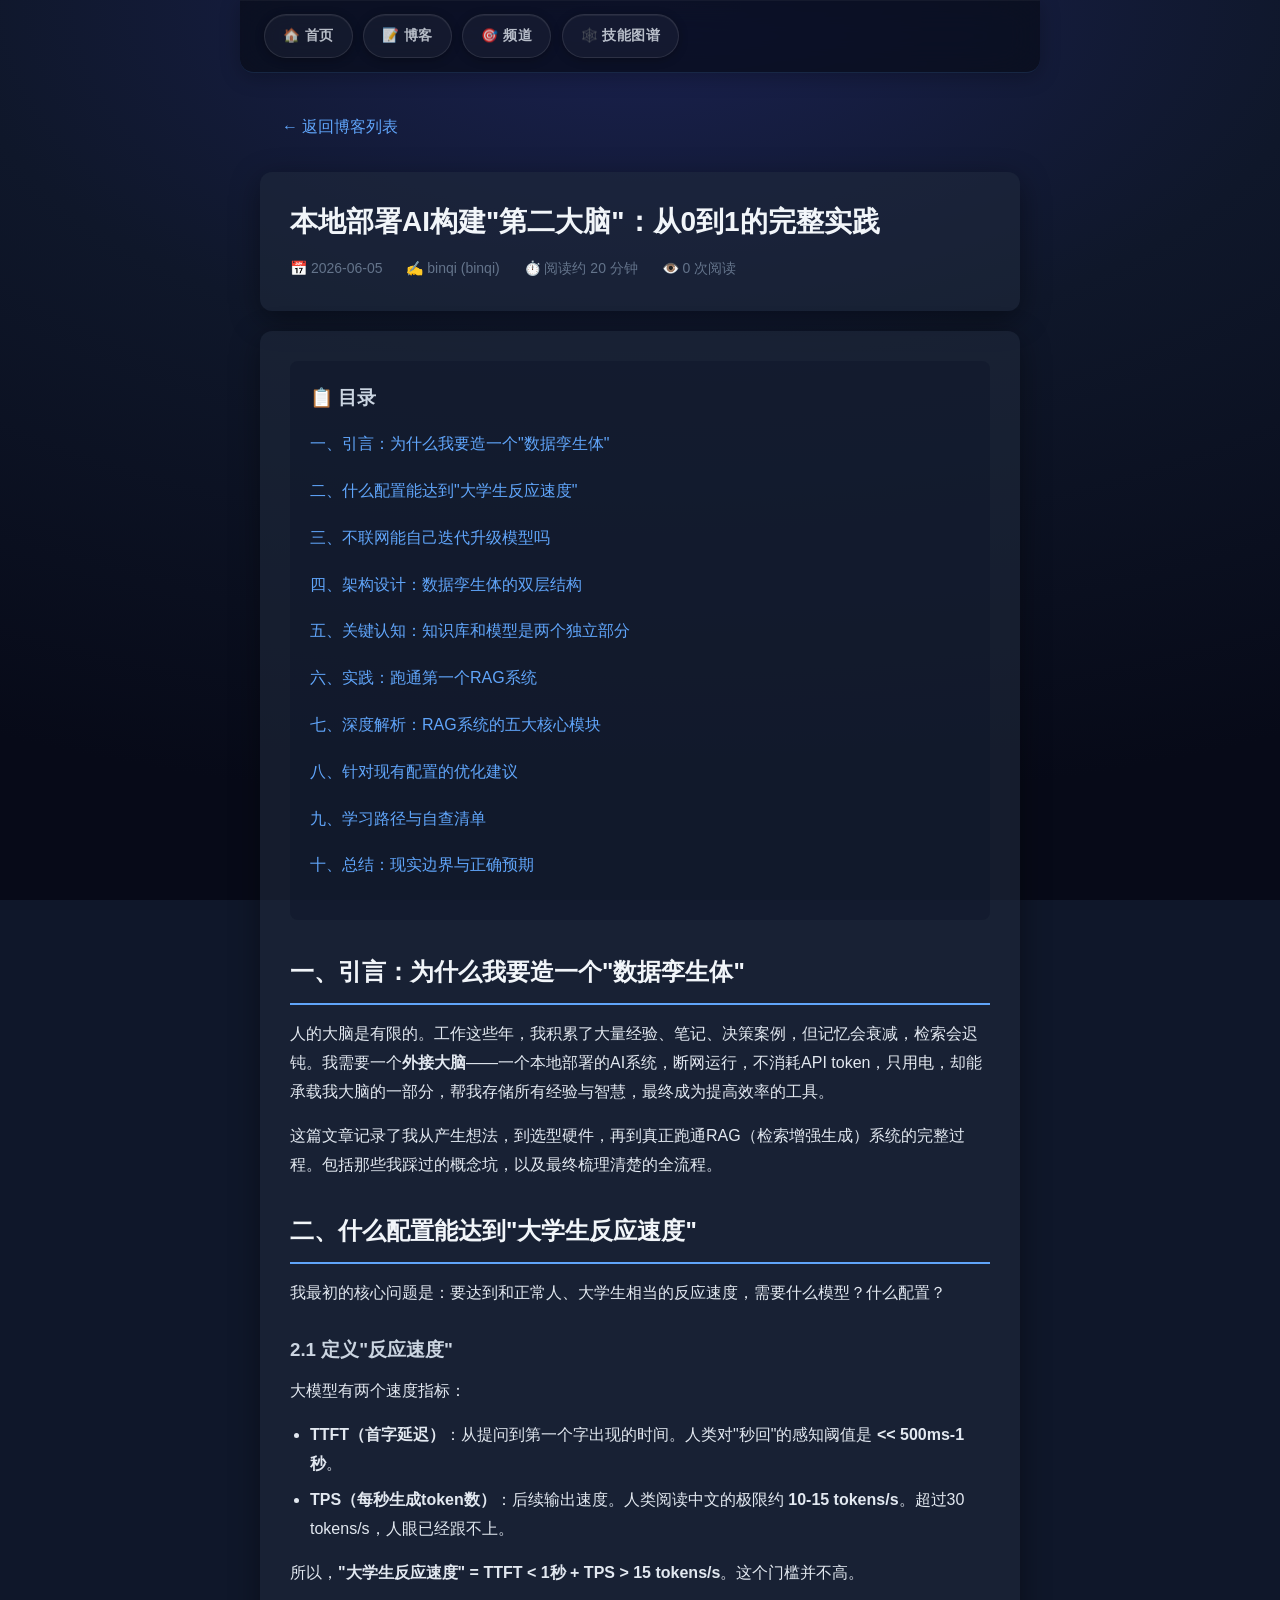
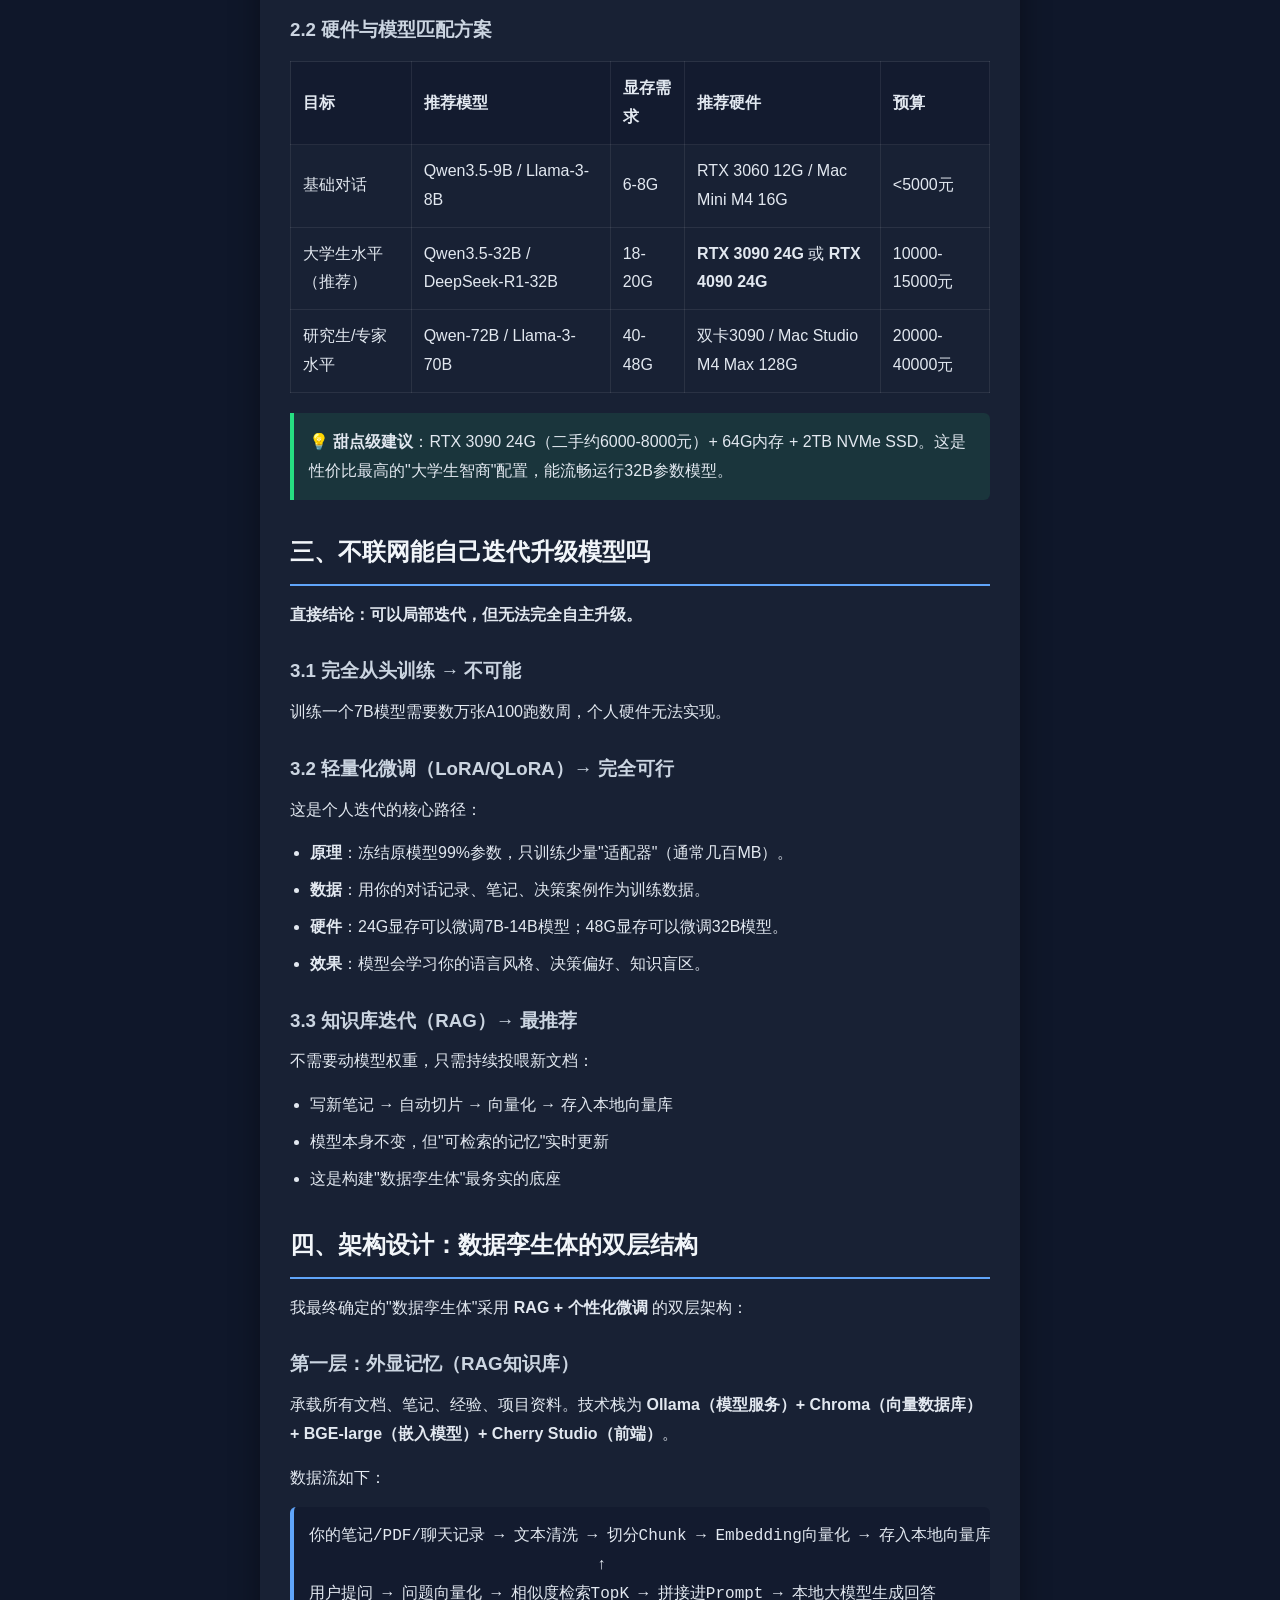
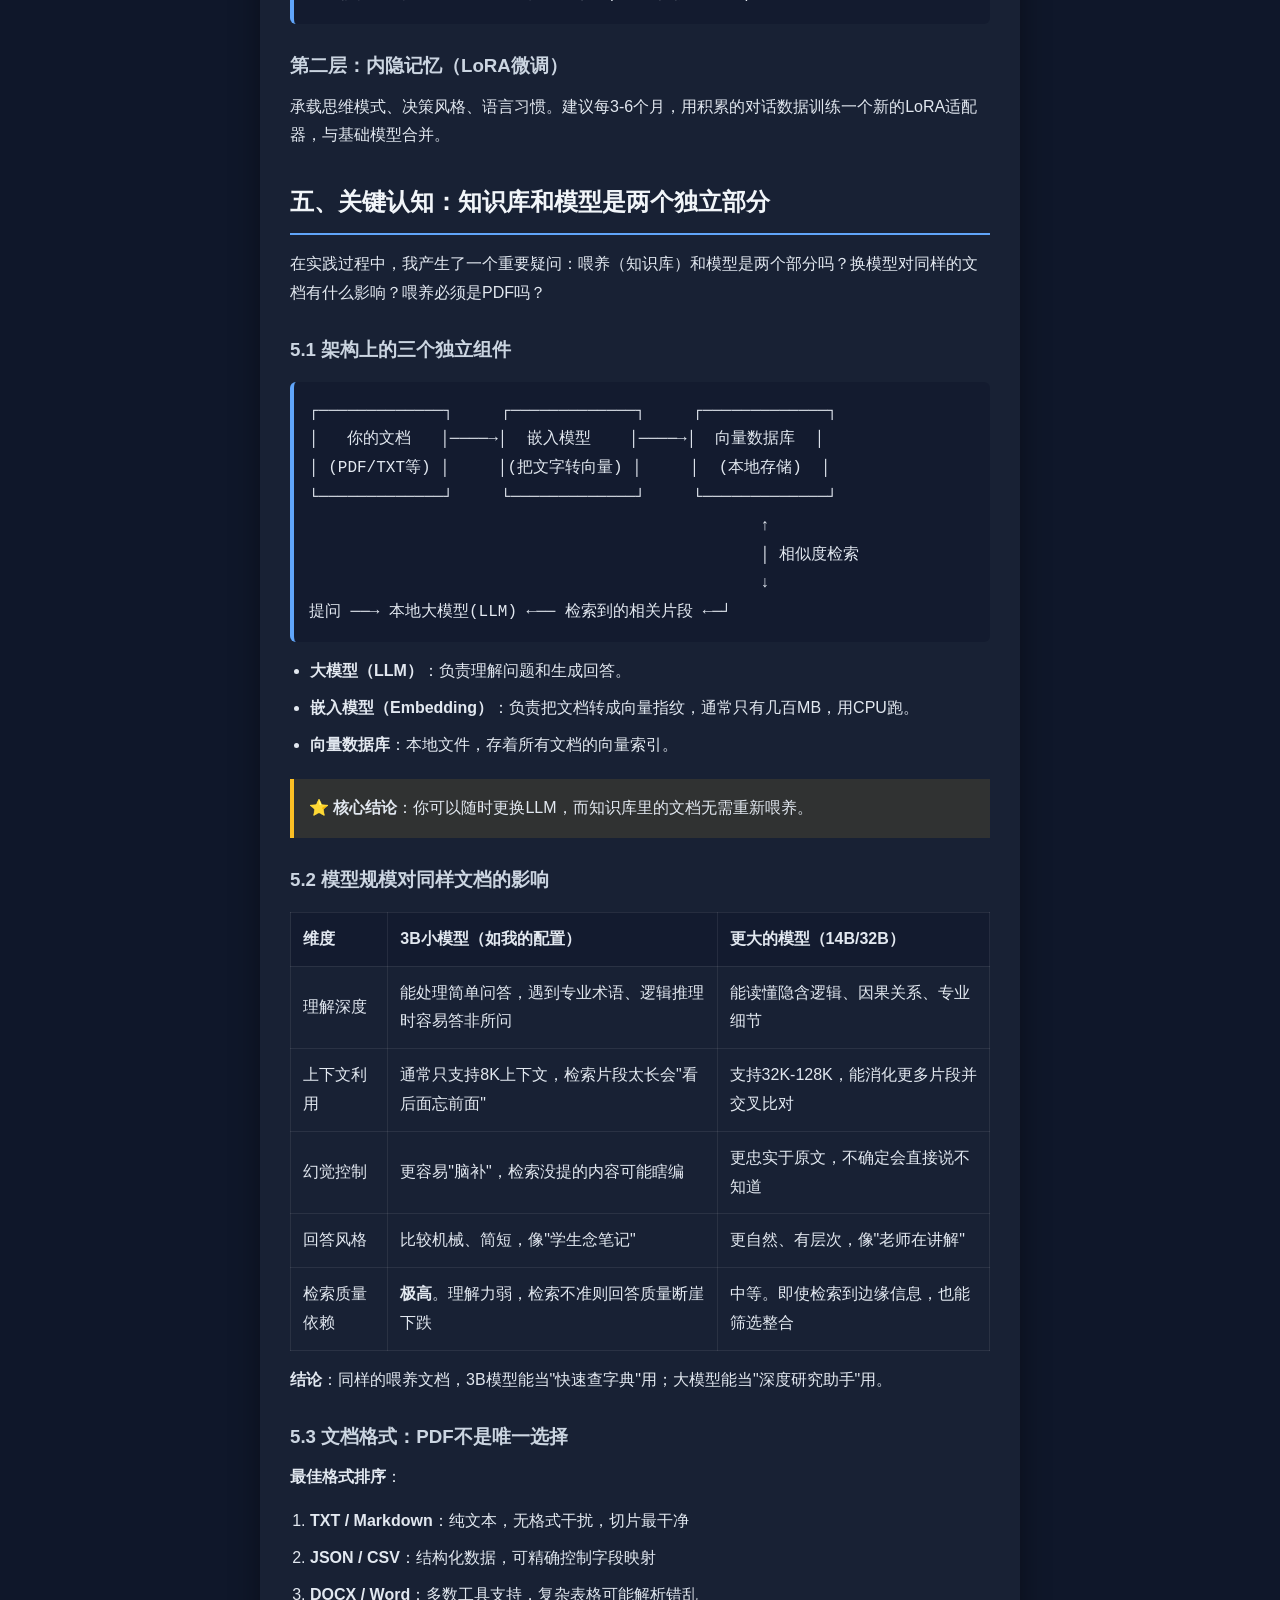
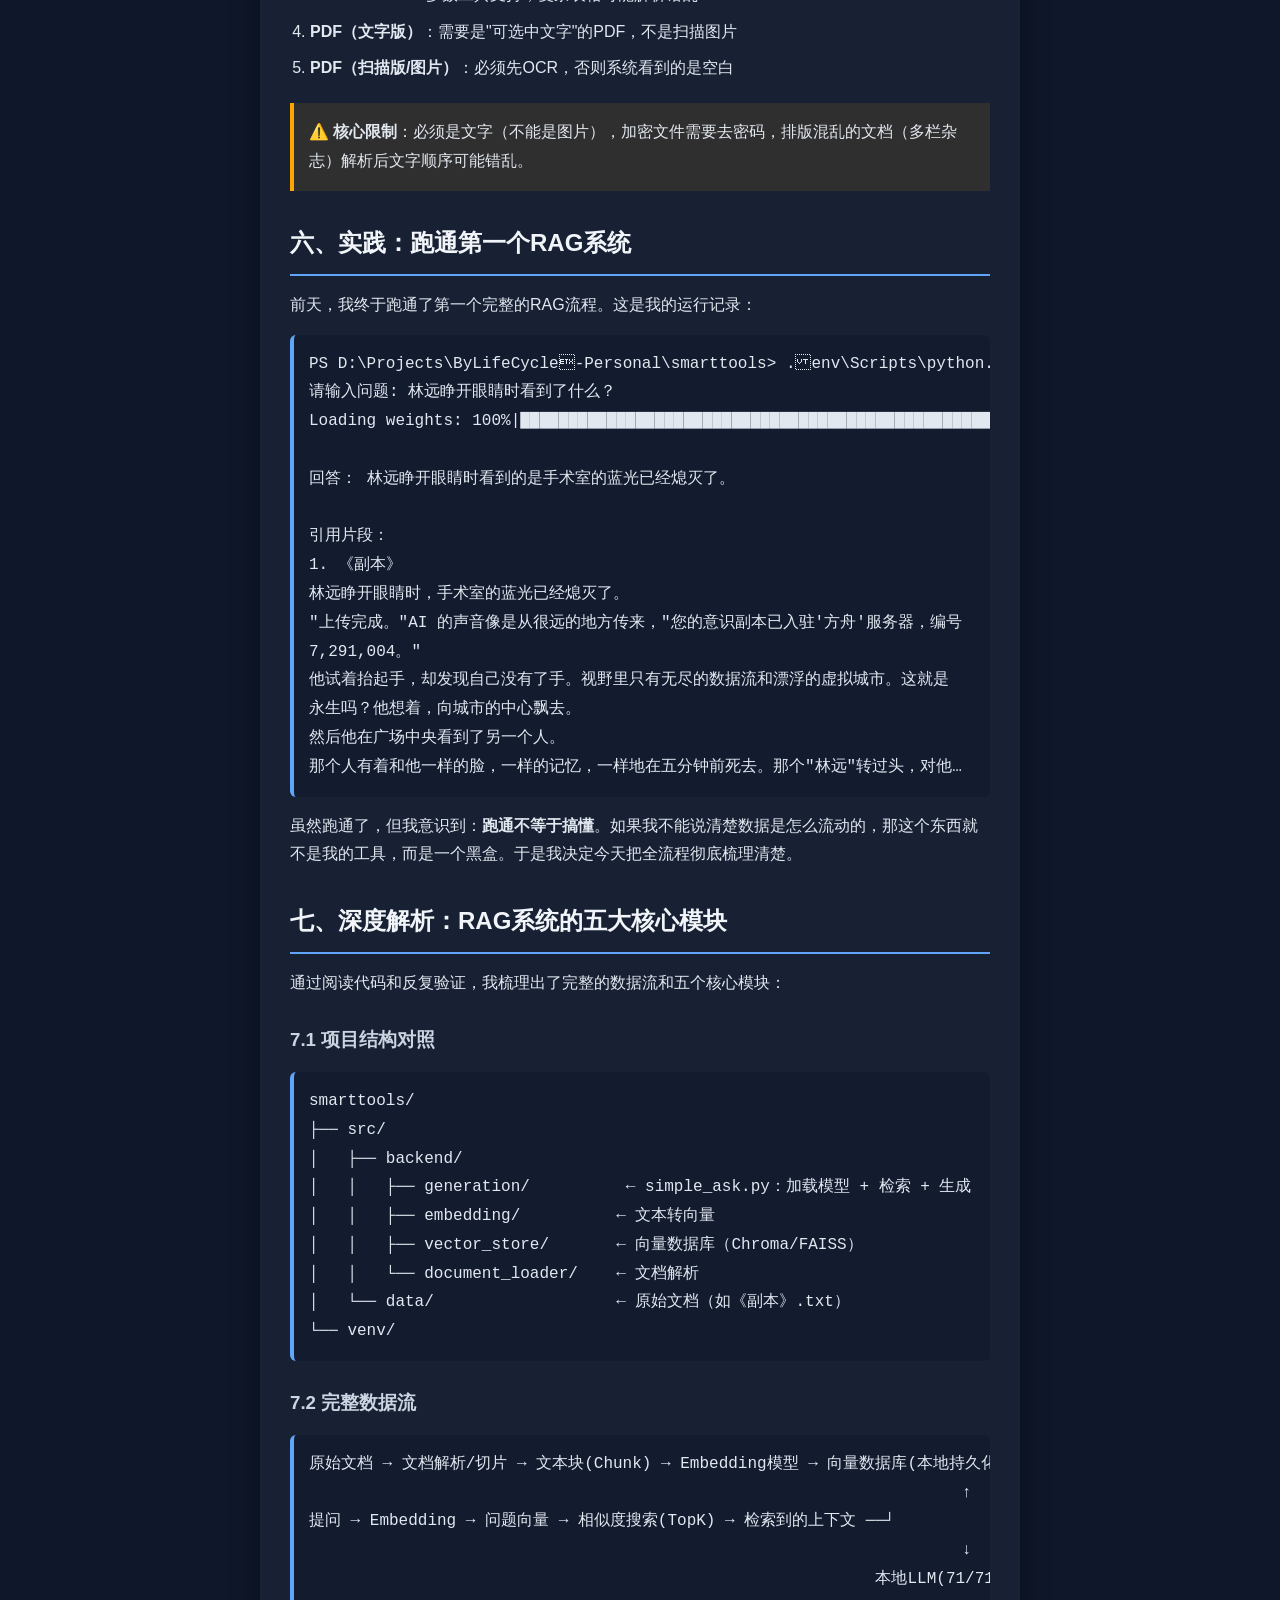
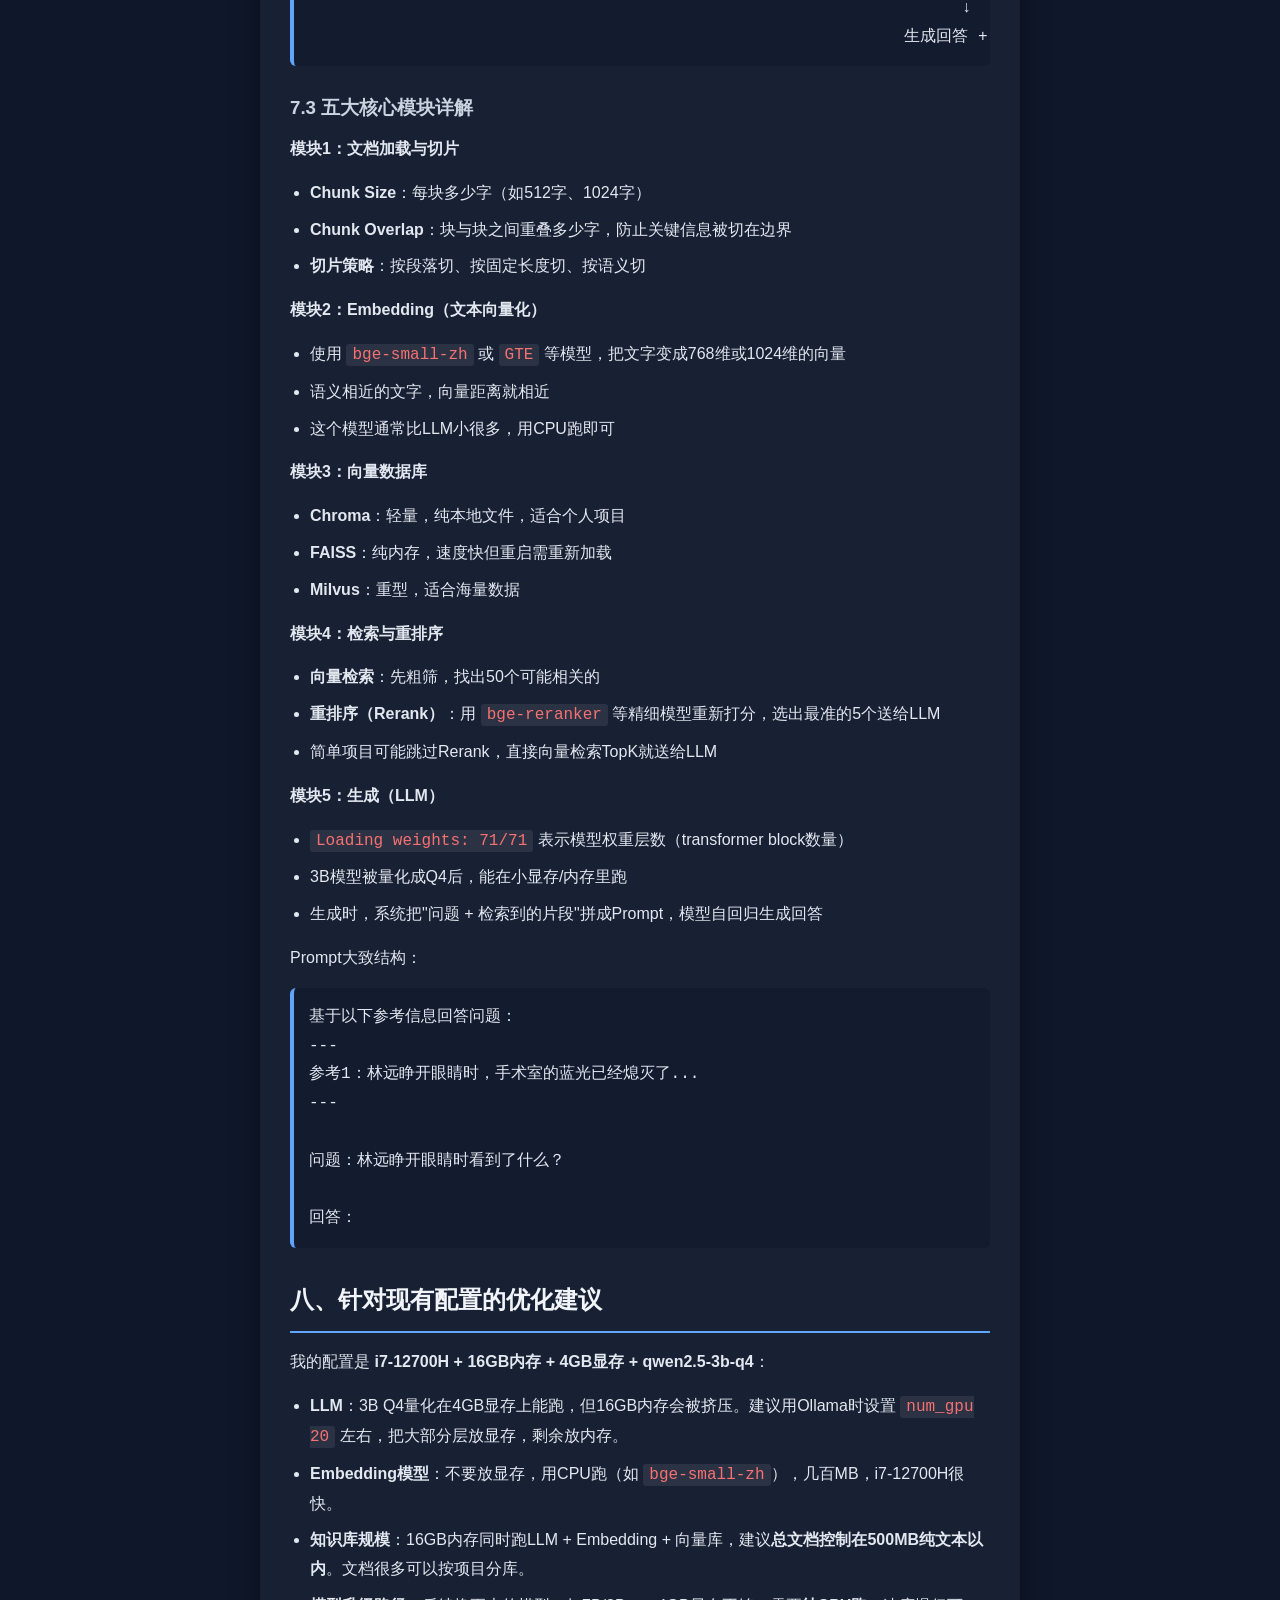
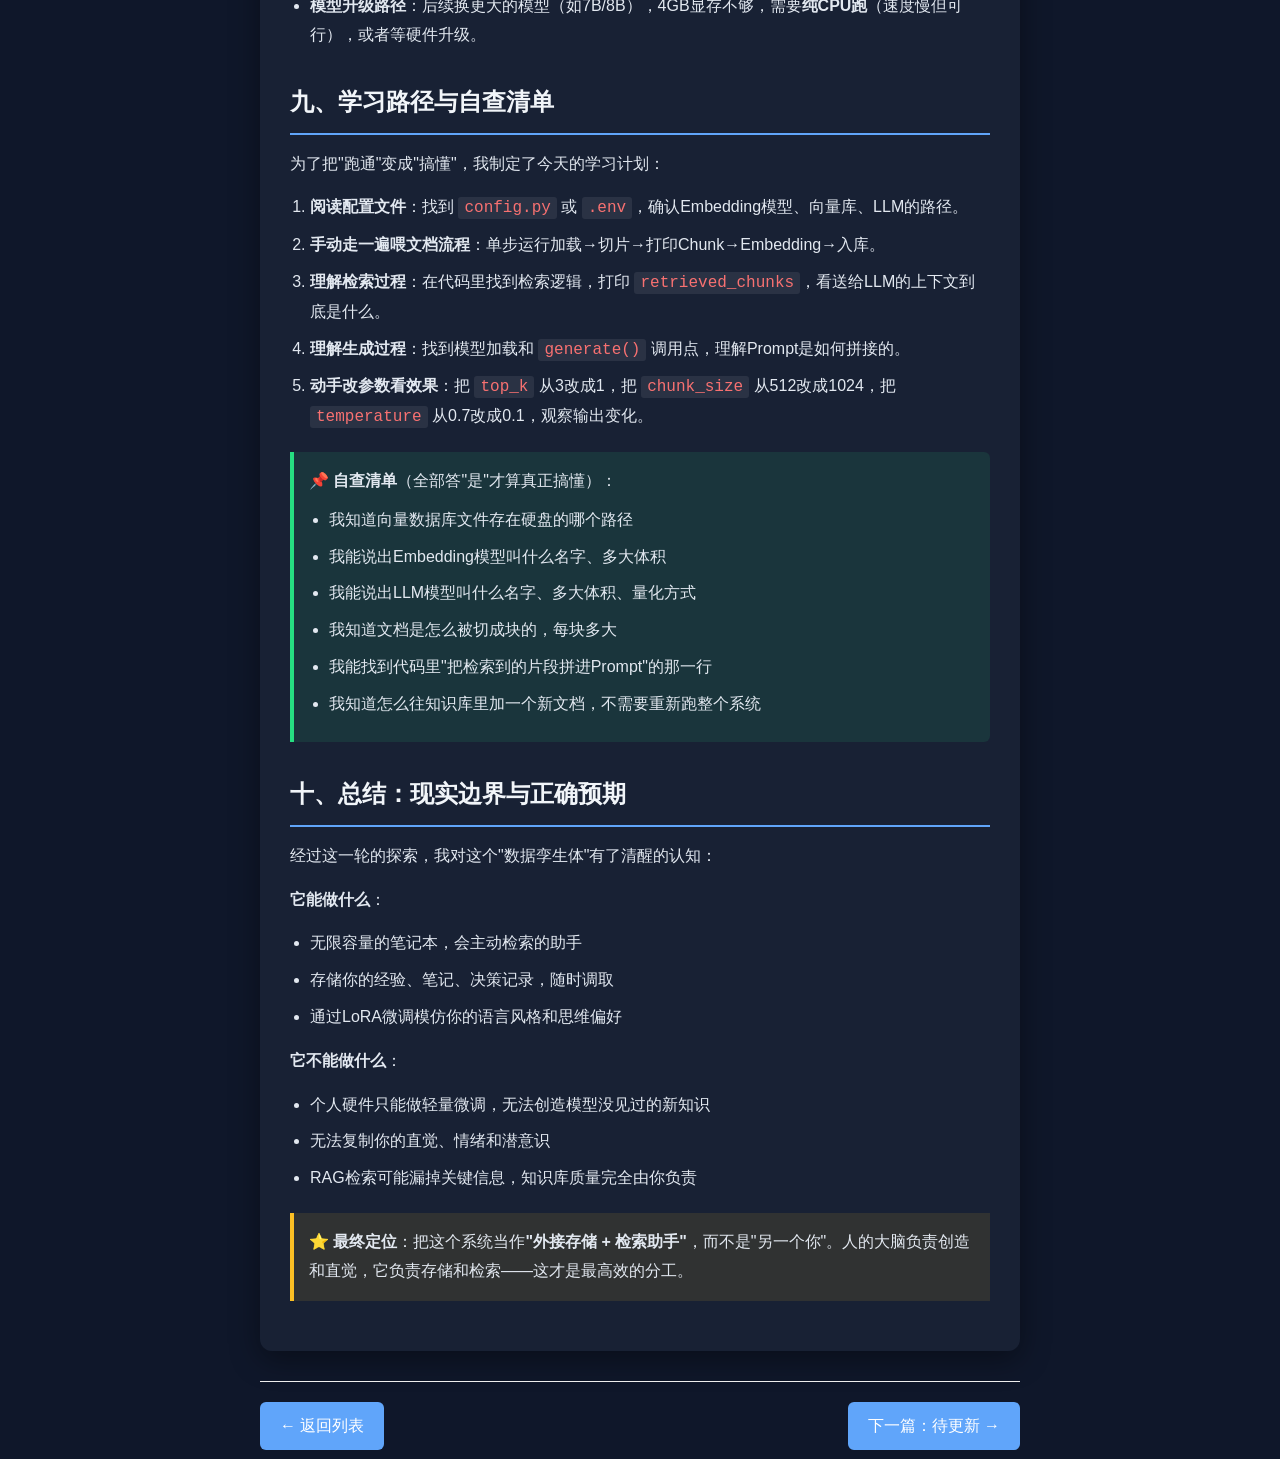
<file: blog/07-本地部署AI构建第二大脑.html>
<!DOCTYPE html>
<html lang="zh-CN">
<head>
    <meta charset="UTF-8">
    <meta name="viewport" content="width=device-width, initial-scale=1.0">
    <title>本地部署AI构建"第二大脑"：从0到1的完整实践 - binqi</title>
    <style>
        * { margin: 0; padding: 0; box-sizing: border-box; }
        body { 
            font-family: -apple-system, BlinkMacSystemFont, "Segoe UI", Roboto, sans-serif;
            max-width: 800px; 
            margin: 0 auto; 
            padding: 20px;
            line-height: 1.8;
            color: #e2e8f0;
            background: #0f172a;
        }
        /* ===== 导航栏（科技风统一） ===== */
        .nav {
            background: rgba(10,14,26,0.78);
            backdrop-filter: blur(24px) saturate(1.4);
            -webkit-backdrop-filter: blur(24px) saturate(1.4);
            padding: 14px 24px;
            margin: -20px -20px 30px;
            border-radius: 0 0 14px 14px;
            border-bottom: 1px solid rgba(96,165,250,0.15);
            box-shadow: 0 4px 20px rgba(0,0,0,0.25), inset 0 1px 0 rgba(255,255,255,0.04);
        }
        .nav a {
            position: relative;
            color: rgba(255,255,255,0.65);
            text-decoration: none;
            margin-right: 6px;
            font-size: 13.5px;
            font-weight: 500;
            padding: 6px 14px;
            border-radius: 8px;
            transition: all 0.3s cubic-bezier(0.4,0,0.2,1);
            letter-spacing: 0.2px;
        }
        .nav a:hover {
            color: #fff;
            background: rgba(96,165,250,0.1);
            text-shadow: 0 0 12px rgba(96,165,250,0.4);
        }
        .nav a:hover { text-decoration: underline; }

        .article-header {
            background: rgba(30,41,59,0.6);
            padding: 30px;
            border-radius: 12px;
            margin-bottom: 20px;
            box-shadow: 0 8px 30px rgba(0,0,0,0.4);
        }
        .article-header h1 { 
            color: #f1f5f9; 
            font-size: 28px;
            margin-bottom: 15px;
            line-height: 1.4;
        }
        .article-meta {
            color: #64748b;
            font-size: 14px;
        }
        .article-meta span { margin-right: 20px; }

        .article-content {
            background: rgba(30,41,59,0.6);
            padding: 30px;
            border-radius: 12px;
            box-shadow: 0 8px 30px rgba(0,0,0,0.4);
        }

        h2 { 
            color: #f1f5f9; 
            margin: 30px 0 15px;
            padding-bottom: 10px;
            border-bottom: 2px solid #60a5fa;
        }
        h3 { color: #cbd5e1; margin: 25px 0 10px; }

        p { margin-bottom: 15px; }

        pre {
            background: rgba(15,23,42,0.5);
            padding: 15px;
            border-radius: 6px;
            overflow-x: auto;
            border-left: 4px solid #60a5fa;
            margin: 15px 0;
        }
        code { 
            background: rgba(255,255,255,0.08); 
            padding: 2px 6px; 
            border-radius: 3px;
            font-family: "Consolas", monospace;
            color: #f87171;
        }
        pre code { background: none; padding: 0; color: #e2e8f0; }

        table {
            width: 100%;
            border-collapse: collapse;
            margin: 15px 0;
        }
        th, td {
            border: 1px solid rgba(255,255,255,0.08);
            padding: 12px;
            text-align: left;
        }
        th { background: rgba(15,23,42,0.5); font-weight: 600; }

        .tip {
            background: rgba(38,222,129,0.1);
            border-left: 4px solid #26de81;
            padding: 15px;
            margin: 20px 0;
            border-radius: 0 6px 6px 0;
        }
        .warning {
            background: rgba(255,165,2,0.1);
            border-left: 4px solid #ffa502;
            padding: 15px;
            margin: 20px 0;
        }
        .highlight {
            background: rgba(251,191,36,0.1);
            border-left: 4px solid #fbbf24;
            padding: 15px;
            margin: 20px 0;
        }

        .toc {
            background: rgba(15,23,42,0.5);
            padding: 20px;
            border-radius: 8px;
            margin-bottom: 30px;
        }
        .toc h3 { margin-top: 0; }
        .toc ul { list-style: none; padding-left: 0; }
        .toc li { padding: 5px 0; }
        .toc a { color: #60a5fa; text-decoration: none; }
        .toc a:hover { text-decoration: underline; }

        .pager {
            display: flex;
            justify-content: space-between;
            margin-top: 30px;
            padding-top: 20px;
            border-top: 1px solid #eee;
        }
        .pager a {
            padding: 10px 20px;
            background: #60a5fa;
            color: white;
            text-decoration: none;
            border-radius: 6px;
        }
        .pager a:hover { background: #3b82f6; }

        .back-to-list {
            display: inline-flex; align-items: center; gap: 6px;
            padding: 10px 22px;
            display: inline-block;
            margin-bottom: 20px;
            color: #60a5fa;
            text-decoration: none;
        }
        .back-to-list:hover {
                color: #fff !important;
                background: linear-gradient(135deg,rgba(96,165,250,0.18),rgba(34,211,238,0.12));
                border-color: #60a5fa;
                transform: translateY(-2px);
                box-shadow: 0 6px 20px rgba(96,165,250,0.25),inset 0 1px 0 rgba(255,255,255,0.08);
                text-decoration: none !important;
            }

        ul, ol { padding-left: 20px; margin-bottom: 15px; }
        li { margin-bottom: 8px; }

    /* ===== 科技风统一增强 ===== */
    body {
        background-image: radial-gradient(ellipse 120% 90% at 50% 0%, #1a2150 0%, #0f172a 45%, #070a18 100%) !important;
        background-attachment: fixed;
        color: #e2e8f0 !important;
    }
    .nav a:hover, .article-title:hover, .toc a:hover, .back-to-list:hover, .pager a:hover { color: #93c5fd !important; }
</style>
<base target="_blank">
<link rel="stylesheet" href="../assets/techfx.css">
</head>
<body>
    <div class="nav">
        <a href="../index.html">🏠 首页</a>
        <a href="index.html">📝 博客</a>
        <a href="../channels.html">🎯 频道</a>
            <a href="../skills.html">🕸️ 技能图谱</a>
    </div>

    <a href="index.html" class="back-to-list">← 返回博客列表</a>

    <div class="article-header">
        <h1>本地部署AI构建"第二大脑"：从0到1的完整实践</h1>
        <div class="article-meta">
            <span>📅 2026-06-05</span>
            <span>✍️ binqi (binqi)</span>
            <span>⏱️ 阅读约 20 分钟</span>
            <span>👁️ 0 次阅读</span>
        </div>
    </div>

    <div class="article-content">
        <!-- 目录 -->
        <div class="toc">
            <h3>📋 目录</h3>
            <ul>
                <li><a href="#intro">一、引言：为什么我要造一个"数据孪生体"</a></li>
                <li><a href="#hardware">二、什么配置能达到"大学生反应速度"</a></li>
                <li><a href="#upgrade">三、不联网能自己迭代升级模型吗</a></li>
                <li><a href="#architecture">四、架构设计：数据孪生体的双层结构</a></li>
                <li><a href="#rag-model">五、关键认知：知识库和模型是两个独立部分</a></li>
                <li><a href="#practice">六、实践：跑通第一个RAG系统</a></li>
                <li><a href="#modules">七、深度解析：RAG系统的五大核心模块</a></li>
                <li><a href="#optimize">八、针对现有配置的优化建议</a></li>
                <li><a href="#learning">九、学习路径与自查清单</a></li>
                <li><a href="#conclusion">十、总结：现实边界与正确预期</a></li>
            </ul>
        </div>

        <h2 id="intro">一、引言：为什么我要造一个"数据孪生体"</h2>
        <p>人的大脑是有限的。工作这些年，我积累了大量经验、笔记、决策案例，但记忆会衰减，检索会迟钝。我需要一个<strong>外接大脑</strong>——一个本地部署的AI系统，断网运行，不消耗API token，只用电，却能承载我大脑的一部分，帮我存储所有经验与智慧，最终成为提高效率的工具。</p>
        <p>这篇文章记录了我从产生想法，到选型硬件，再到真正跑通RAG（检索增强生成）系统的完整过程。包括那些我踩过的概念坑，以及最终梳理清楚的全流程。</p>

        <h2 id="hardware">二、什么配置能达到"大学生反应速度"</h2>
        <p>我最初的核心问题是：要达到和正常人、大学生相当的反应速度，需要什么模型？什么配置？</p>

        <h3>2.1 定义"反应速度"</h3>
        <p>大模型有两个速度指标：</p>
        <ul>
            <li><strong>TTFT（首字延迟）</strong>：从提问到第一个字出现的时间。人类对"秒回"的感知阈值是 <strong>&lt;&lt; 500ms-1秒</strong>。</li>
            <li><strong>TPS（每秒生成token数）</strong>：后续输出速度。人类阅读中文的极限约 <strong>10-15 tokens/s</strong>。超过30 tokens/s，人眼已经跟不上。</li>
        </ul>
        <p>所以，<strong>"大学生反应速度" = TTFT &lt; 1秒 + TPS &gt; 15 tokens/s</strong>。这个门槛并不高。</p>

        <h3>2.2 硬件与模型匹配方案</h3>
        <table>
            <tr>
                <th>目标</th>
                <th>推荐模型</th>
                <th>显存需求</th>
                <th>推荐硬件</th>
                <th>预算</th>
            </tr>
            <tr>
                <td>基础对话</td>
                <td>Qwen3.5-9B / Llama-3-8B</td>
                <td>6-8G</td>
                <td>RTX 3060 12G / Mac Mini M4 16G</td>
                <td>&lt;5000元</td>
            </tr>
            <tr>
                <td>大学生水平（推荐）</td>
                <td>Qwen3.5-32B / DeepSeek-R1-32B</td>
                <td>18-20G</td>
                <td><strong>RTX 3090 24G</strong> 或 <strong>RTX 4090 24G</strong></td>
                <td>10000-15000元</td>
            </tr>
            <tr>
                <td>研究生/专家水平</td>
                <td>Qwen-72B / Llama-3-70B</td>
                <td>40-48G</td>
                <td>双卡3090 / Mac Studio M4 Max 128G</td>
                <td>20000-40000元</td>
            </tr>
        </table>
        <div class="tip">
            💡 <strong>甜点级建议</strong>：RTX 3090 24G（二手约6000-8000元）+ 64G内存 + 2TB NVMe SSD。这是性价比最高的"大学生智商"配置，能流畅运行32B参数模型。
        </div>

        <h2 id="upgrade">三、不联网能自己迭代升级模型吗</h2>
        <p><strong>直接结论：可以局部迭代，但无法完全自主升级。</strong></p>

        <h3>3.1 完全从头训练 → 不可能</h3>
        <p>训练一个7B模型需要数万张A100跑数周，个人硬件无法实现。</p>

        <h3>3.2 轻量化微调（LoRA/QLoRA）→ 完全可行</h3>
        <p>这是个人迭代的核心路径：</p>
        <ul>
            <li><strong>原理</strong>：冻结原模型99%参数，只训练少量"适配器"（通常几百MB）。</li>
            <li><strong>数据</strong>：用你的对话记录、笔记、决策案例作为训练数据。</li>
            <li><strong>硬件</strong>：24G显存可以微调7B-14B模型；48G显存可以微调32B模型。</li>
            <li><strong>效果</strong>：模型会学习你的语言风格、决策偏好、知识盲区。</li>
        </ul>

        <h3>3.3 知识库迭代（RAG）→ 最推荐</h3>
        <p>不需要动模型权重，只需持续投喂新文档：</p>
        <ul>
            <li>写新笔记 → 自动切片 → 向量化 → 存入本地向量库</li>
            <li>模型本身不变，但"可检索的记忆"实时更新</li>
            <li>这是构建"数据孪生体"最务实的底座</li>
        </ul>

        <h2 id="architecture">四、架构设计：数据孪生体的双层结构</h2>
        <p>我最终确定的"数据孪生体"采用 <strong>RAG + 个性化微调</strong> 的双层架构：</p>

        <h3>第一层：外显记忆（RAG知识库）</h3>
        <p>承载所有文档、笔记、经验、项目资料。技术栈为 <strong>Ollama（模型服务）+ Chroma（向量数据库）+ BGE-large（嵌入模型）+ Cherry Studio（前端）</strong>。</p>
        <p>数据流如下：</p>
        <pre><code>你的笔记/PDF/聊天记录 → 文本清洗 → 切分Chunk → Embedding向量化 → 存入本地向量库
                              ↑
用户提问 → 问题向量化 → 相似度检索TopK → 拼接进Prompt → 本地大模型生成回答</code></pre>

        <h3>第二层：内隐记忆（LoRA微调）</h3>
        <p>承载思维模式、决策风格、语言习惯。建议每3-6个月，用积累的对话数据训练一个新的LoRA适配器，与基础模型合并。</p>

        <h2 id="rag-model">五、关键认知：知识库和模型是两个独立部分</h2>
        <p>在实践过程中，我产生了一个重要疑问：喂养（知识库）和模型是两个部分吗？换模型对同样的文档有什么影响？喂养必须是PDF吗？</p>

        <h3>5.1 架构上的三个独立组件</h3>
        <pre><code>┌─────────────┐     ┌─────────────┐     ┌─────────────┐
│   你的文档   │────→│  嵌入模型    │────→│  向量数据库  │
│ (PDF/TXT等) │     │(把文字转向量) │     │  (本地存储)  │
└─────────────┘     └─────────────┘     └─────────────┘
                                               ↑
                                               │ 相似度检索
                                               ↓
提问 ──→ 本地大模型(LLM) ←── 检索到的相关片段 ←─┘</code></pre>
        <ul>
            <li><strong>大模型（LLM）</strong>：负责理解问题和生成回答。</li>
            <li><strong>嵌入模型（Embedding）</strong>：负责把文档转成向量指纹，通常只有几百MB，用CPU跑。</li>
            <li><strong>向量数据库</strong>：本地文件，存着所有文档的向量索引。</li>
        </ul>
        <div class="highlight">
            ⭐ <strong>核心结论</strong>：你可以随时更换LLM，而知识库里的文档无需重新喂养。
        </div>

        <h3>5.2 模型规模对同样文档的影响</h3>
        <table>
            <tr>
                <th>维度</th>
                <th>3B小模型（如我的配置）</th>
                <th>更大的模型（14B/32B）</th>
            </tr>
            <tr>
                <td>理解深度</td>
                <td>能处理简单问答，遇到专业术语、逻辑推理时容易答非所问</td>
                <td>能读懂隐含逻辑、因果关系、专业细节</td>
            </tr>
            <tr>
                <td>上下文利用</td>
                <td>通常只支持8K上下文，检索片段太长会"看后面忘前面"</td>
                <td>支持32K-128K，能消化更多片段并交叉比对</td>
            </tr>
            <tr>
                <td>幻觉控制</td>
                <td>更容易"脑补"，检索没提的内容可能瞎编</td>
                <td>更忠实于原文，不确定会直接说不知道</td>
            </tr>
            <tr>
                <td>回答风格</td>
                <td>比较机械、简短，像"学生念笔记"</td>
                <td>更自然、有层次，像"老师在讲解"</td>
            </tr>
            <tr>
                <td>检索质量依赖</td>
                <td><strong>极高</strong>。理解力弱，检索不准则回答质量断崖下跌</td>
                <td>中等。即使检索到边缘信息，也能筛选整合</td>
            </tr>
        </table>
        <p><strong>结论</strong>：同样的喂养文档，3B模型能当"快速查字典"用；大模型能当"深度研究助手"用。</p>

        <h3>5.3 文档格式：PDF不是唯一选择</h3>
        <p><strong>最佳格式排序</strong>：</p>
        <ol>
            <li><strong>TXT / Markdown</strong>：纯文本，无格式干扰，切片最干净</li>
            <li><strong>JSON / CSV</strong>：结构化数据，可精确控制字段映射</li>
            <li><strong>DOCX / Word</strong>：多数工具支持，复杂表格可能解析错乱</li>
            <li><strong>PDF（文字版）</strong>：需要是"可选中文字"的PDF，不是扫描图片</li>
            <li><strong>PDF（扫描版/图片）</strong>：必须先OCR，否则系统看到的是空白</li>
        </ol>
        <div class="warning">
            ⚠️ <strong>核心限制</strong>：必须是文字（不能是图片），加密文件需要去密码，排版混乱的文档（多栏杂志）解析后文字顺序可能错乱。
        </div>

        <h2 id="practice">六、实践：跑通第一个RAG系统</h2>
        <p>前天，我终于跑通了第一个完整的RAG流程。这是我的运行记录：</p>
        <pre><code>PS D:\Projects\ByLifeCycle-Personal\smarttools> .env\Scripts\python.exe src/backend/generation/simple_ask.py
请输入问题: 林远睁开眼睛时看到了什么？
Loading weights: 100%|███████████████████████████████████████████████████████████████████████████████████████████████████████████████████████████████████| 71/71 [00:00&lt;00:00, 29195.65it/s]

回答： 林远睁开眼睛时看到的是手术室的蓝光已经熄灭了。

引用片段：
1. 《副本》
林远睁开眼睛时，手术室的蓝光已经熄灭了。
"上传完成。"AI 的声音像是从很远的地方传来，"您的意识副本已入驻'方舟'服务器，编号
7,291,004。"
他试着抬起手，却发现自己没有了手。视野里只有无尽的数据流和漂浮的虚拟城市。这就是
永生吗？他想着，向城市的中心飘去。
然后他在广场中央看到了另一个人。
那个人有着和他一样的脸，一样的记忆，一样地在五分钟前死去。那个"林远"转过头，对他…</code></pre>
        <p>虽然跑通了，但我意识到：<strong>跑通不等于搞懂</strong>。如果我不能说清楚数据是怎么流动的，那这个东西就不是我的工具，而是一个黑盒。于是我决定今天把全流程彻底梳理清楚。</p>

        <h2 id="modules">七、深度解析：RAG系统的五大核心模块</h2>
        <p>通过阅读代码和反复验证，我梳理出了完整的数据流和五个核心模块：</p>

        <h3>7.1 项目结构对照</h3>
        <pre><code>smarttools/
├── src/
│   ├── backend/
│   │   ├── generation/          ← simple_ask.py：加载模型 + 检索 + 生成
│   │   ├── embedding/          ← 文本转向量
│   │   ├── vector_store/       ← 向量数据库（Chroma/FAISS）
│   │   └── document_loader/    ← 文档解析
│   └── data/                   ← 原始文档（如《副本》.txt）
└── venv/</code></pre>

        <h3>7.2 完整数据流</h3>
        <pre><code>原始文档 → 文档解析/切片 → 文本块(Chunk) → Embedding模型 → 向量数据库(本地持久化)
                                                                    ↑
提问 → Embedding → 问题向量 → 相似度搜索(TopK) → 检索到的上下文 ──┘
                                                                    ↓
                                                           本地LLM(71/71权重加载)
                                                                    ↓
                                                              生成回答 + 引用片段</code></pre>

        <h3>7.3 五大核心模块详解</h3>

        <p><strong>模块1：文档加载与切片</strong></p>
        <ul>
            <li><strong>Chunk Size</strong>：每块多少字（如512字、1024字）</li>
            <li><strong>Chunk Overlap</strong>：块与块之间重叠多少字，防止关键信息被切在边界</li>
            <li><strong>切片策略</strong>：按段落切、按固定长度切、按语义切</li>
        </ul>

        <p><strong>模块2：Embedding（文本向量化）</strong></p>
        <ul>
            <li>使用 <code>bge-small-zh</code> 或 <code>GTE</code> 等模型，把文字变成768维或1024维的向量</li>
            <li>语义相近的文字，向量距离就相近</li>
            <li>这个模型通常比LLM小很多，用CPU跑即可</li>
        </ul>

        <p><strong>模块3：向量数据库</strong></p>
        <ul>
            <li><strong>Chroma</strong>：轻量，纯本地文件，适合个人项目</li>
            <li><strong>FAISS</strong>：纯内存，速度快但重启需重新加载</li>
            <li><strong>Milvus</strong>：重型，适合海量数据</li>
        </ul>

        <p><strong>模块4：检索与重排序</strong></p>
        <ul>
            <li><strong>向量检索</strong>：先粗筛，找出50个可能相关的</li>
            <li><strong>重排序（Rerank）</strong>：用 <code>bge-reranker</code> 等精细模型重新打分，选出最准的5个送给LLM</li>
            <li>简单项目可能跳过Rerank，直接向量检索TopK就送给LLM</li>
        </ul>

        <p><strong>模块5：生成（LLM）</strong></p>
        <ul>
            <li><code>Loading weights: 71/71</code> 表示模型权重层数（transformer block数量）</li>
            <li>3B模型被量化成Q4后，能在小显存/内存里跑</li>
            <li>生成时，系统把"问题 + 检索到的片段"拼成Prompt，模型自回归生成回答</li>
        </ul>
        <p>Prompt大致结构：</p>
        <pre><code>基于以下参考信息回答问题：
---
参考1：林远睁开眼睛时，手术室的蓝光已经熄灭了...
---

问题：林远睁开眼睛时看到了什么？

回答：</code></pre>

        <h2 id="optimize">八、针对现有配置的优化建议</h2>
        <p>我的配置是 <strong>i7-12700H + 16GB内存 + 4GB显存 + qwen2.5-3b-q4</strong>：</p>
        <ul>
            <li><strong>LLM</strong>：3B Q4量化在4GB显存上能跑，但16GB内存会被挤压。建议用Ollama时设置 <code>num_gpu 20</code> 左右，把大部分层放显存，剩余放内存。</li>
            <li><strong>Embedding模型</strong>：不要放显存，用CPU跑（如 <code>bge-small-zh</code>），几百MB，i7-12700H很快。</li>
            <li><strong>知识库规模</strong>：16GB内存同时跑LLM + Embedding + 向量库，建议<strong>总文档控制在500MB纯文本以内</strong>。文档很多可以按项目分库。</li>
            <li><strong>模型升级路径</strong>：后续换更大的模型（如7B/8B），4GB显存不够，需要<strong>纯CPU跑</strong>（速度慢但可行），或者等硬件升级。</li>
        </ul>

        <h2 id="learning">九、学习路径与自查清单</h2>
        <p>为了把"跑通"变成"搞懂"，我制定了今天的学习计划：</p>
        <ol>
            <li><strong>阅读配置文件</strong>：找到 <code>config.py</code> 或 <code>.env</code>，确认Embedding模型、向量库、LLM的路径。</li>
            <li><strong>手动走一遍喂文档流程</strong>：单步运行加载→切片→打印Chunk→Embedding→入库。</li>
            <li><strong>理解检索过程</strong>：在代码里找到检索逻辑，打印 <code>retrieved_chunks</code>，看送给LLM的上下文到底是什么。</li>
            <li><strong>理解生成过程</strong>：找到模型加载和 <code>generate()</code> 调用点，理解Prompt是如何拼接的。</li>
            <li><strong>动手改参数看效果</strong>：把 <code>top_k</code> 从3改成1，把 <code>chunk_size</code> 从512改成1024，把 <code>temperature</code> 从0.7改成0.1，观察输出变化。</li>
        </ol>

        <div class="tip">
            📌 <strong>自查清单</strong>（全部答"是"才算真正搞懂）：
            <ul style="margin-top:10px; margin-bottom:0;">
                <li>我知道向量数据库文件存在硬盘的哪个路径</li>
                <li>我能说出Embedding模型叫什么名字、多大体积</li>
                <li>我能说出LLM模型叫什么名字、多大体积、量化方式</li>
                <li>我知道文档是怎么被切成块的，每块多大</li>
                <li>我能找到代码里"把检索到的片段拼进Prompt"的那一行</li>
                <li>我知道怎么往知识库里加一个新文档，不需要重新跑整个系统</li>
            </ul>
        </div>

        <h2 id="conclusion">十、总结：现实边界与正确预期</h2>
        <p>经过这一轮的探索，我对这个"数据孪生体"有了清醒的认知：</p>

        <p><strong>它能做什么</strong>：</p>
        <ul>
            <li>无限容量的笔记本，会主动检索的助手</li>
            <li>存储你的经验、笔记、决策记录，随时调取</li>
            <li>通过LoRA微调模仿你的语言风格和思维偏好</li>
        </ul>

        <p><strong>它不能做什么</strong>：</p>
        <ul>
            <li>个人硬件只能做轻量微调，无法创造模型没见过的新知识</li>
            <li>无法复制你的直觉、情绪和潜意识</li>
            <li>RAG检索可能漏掉关键信息，知识库质量完全由你负责</li>
        </ul>

        <div class="highlight">
            ⭐ <strong>最终定位</strong>：把这个系统当作<strong>"外接存储 + 检索助手"</strong>，而不是"另一个你"。人的大脑负责创造和直觉，它负责存储和检索——这才是最高效的分工。
        </div>
    </div>

    <div class="pager">
        <a href="index.html">← 返回列表</a>
        <a href="#">下一篇：待更新 →</a>
    </div>
<script src="../assets/bubbles.js"></script>
</body>
</html>
</file>
<file: assets/techfx.css>
/* ===========================================================
   techfx.css —— 全站科技风统一增强
   1) 导航链接（右上角）改为霓虹玻璃胶囊 + 常驻扫光动画
   2) 选中文本 / 滚动条的高科技配色
   作为每个页面 <head> 中“最后”引入的样式，优先级高于内联 <style>
   =========================================================== */

:root {
  --fx-ease: cubic-bezier(0.4, 0, 0.2, 1);
  --fx-accent: #60a5fa;
  --fx-cyan: #22d3ee;
  --fx-purple: #a78bfa;
}

/* ===== 导航链接：霓虹玻璃胶囊 ===== */
.nav-links a,
.nav a {
  position: relative;
  display: inline-flex;
  align-items: center;
  gap: 6px;
  color: rgba(226, 232, 240, 0.80);
  text-decoration: none;
  font-size: 13.5px;
  font-weight: 600;
  letter-spacing: 0.5px;
  padding: 9px 18px;
  border-radius: 999px;
  background: rgba(255, 255, 255, 0.04);
  border: 1px solid rgba(255, 255, 255, 0.10);
  box-shadow:
    inset 0 1px 0 rgba(255, 255, 255, 0.06),
    0 2px 10px rgba(0, 0, 0, 0.30),
    0 0 0 0 rgba(96, 165, 250, 0);                 /* 预留外发光，hover 时点亮 */
  overflow: hidden;
  isolation: isolate;
  transition:
    color 0.4s var(--fx-ease),
    background 0.4s var(--fx-ease),
    border-color 0.4s var(--fx-ease),
    box-shadow 0.4s var(--fx-ease),
    transform 0.4s var(--fx-ease);
}

/* 常驻扫光：一道高光从左滑到右，营造“通电”的科技感 */
.nav-links a::before,
.nav a::before {
  content: '';
  position: absolute;
  top: 0;
  left: -70%;
  width: 60%;
  height: 100%;
  background: linear-gradient(100deg, transparent, rgba(255, 255, 255, 0.22), transparent);
  transform: skewX(-20deg);
  animation: fxNavSweep 4.8s ease-in-out infinite;
  z-index: -1;
  pointer-events: none;
}

@keyframes fxNavSweep {
  0%   { left: -70%; }
  55%  { left: 140%; }
  100% { left: 140%; }
}

/* 废除旧的下划线伪元素（避免与胶囊叠加） */
.nav-links a::after,
.nav a::after {
  content: none !important;
}

.nav-links a:hover,
.nav a:hover {
  color: #fff;
  background: rgba(96, 165, 250, 0.16);
  border-color: rgba(96, 165, 250, 0.55);
  transform: translateY(-2px);
  box-shadow:
    inset 0 1px 0 rgba(255, 255, 255, 0.12),
    0 8px 22px rgba(96, 165, 250, 0.30),
    0 0 18px rgba(96, 165, 250, 0.28);
  text-shadow: 0 0 14px rgba(96, 165, 250, 0.6);
}

.nav-links a:active,
.nav a:active {
  transform: translateY(0) scale(0.96);
}

/* 当前页 / 激活态：常亮蓝紫渐变描边 */
.nav-links a.active,
.nav a.active {
  color: #fff;
  background: linear-gradient(135deg, rgba(96, 165, 250, 0.22), rgba(167, 139, 250, 0.18));
  border-color: rgba(96, 165, 250, 0.6);
  box-shadow:
    0 0 16px rgba(96, 165, 250, 0.25),
    inset 0 1px 0 rgba(255, 255, 255, 0.10);
}

/* ===== 选中文本 / 滚动条配色（小细节大质感） ===== */
::selection {
  background: rgba(96, 165, 250, 0.35);
  color: #fff;
  text-shadow: none;
}
::-webkit-scrollbar { width: 10px; height: 10px; }
::-webkit-scrollbar-track { background: rgba(255, 255, 255, 0.02); }
::-webkit-scrollbar-thumb {
  background: linear-gradient(180deg, rgba(96, 165, 250, 0.5), rgba(167, 139, 250, 0.5));
  border-radius: 999px;
  border: 2px solid transparent;
  background-clip: padding-box;
}
::-webkit-scrollbar-thumb:hover {
  background: linear-gradient(180deg, rgba(96, 165, 250, 0.8), rgba(167, 139, 250, 0.8));
  background-clip: padding-box;
}
</file>
